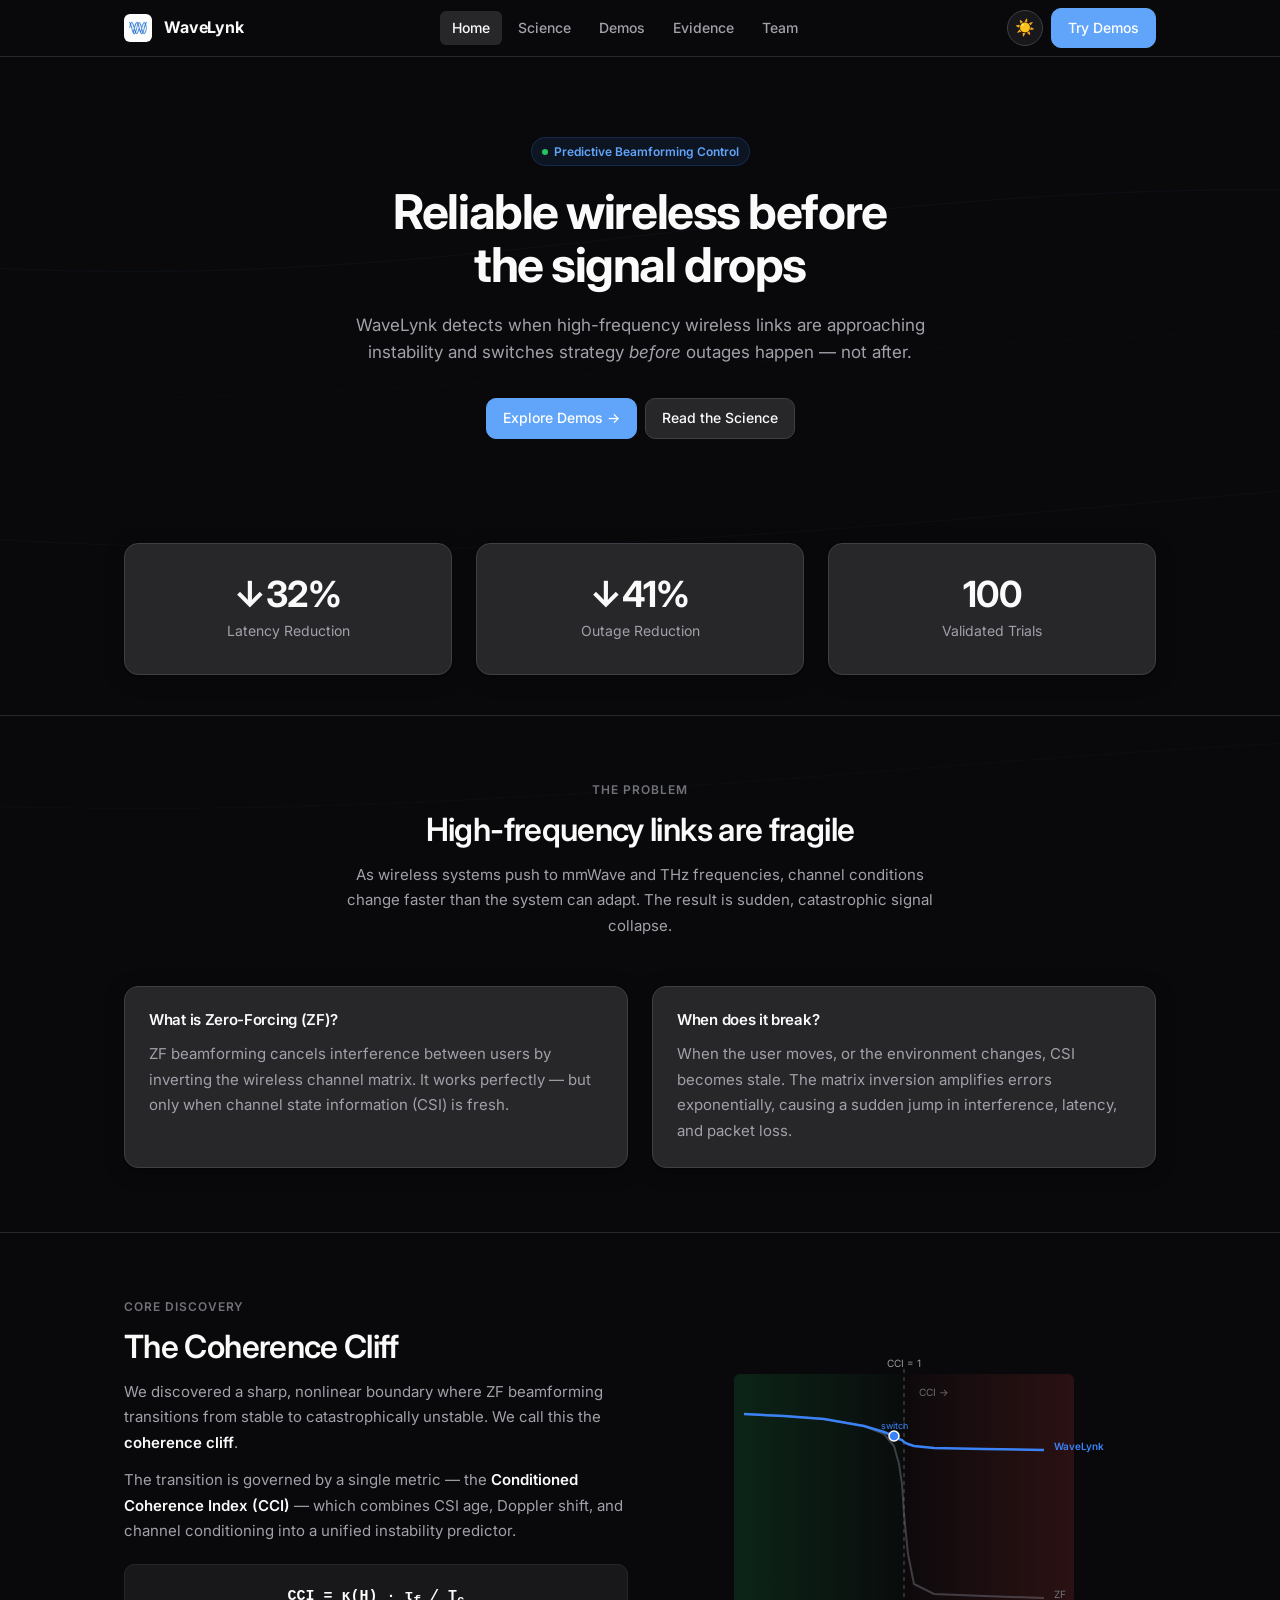
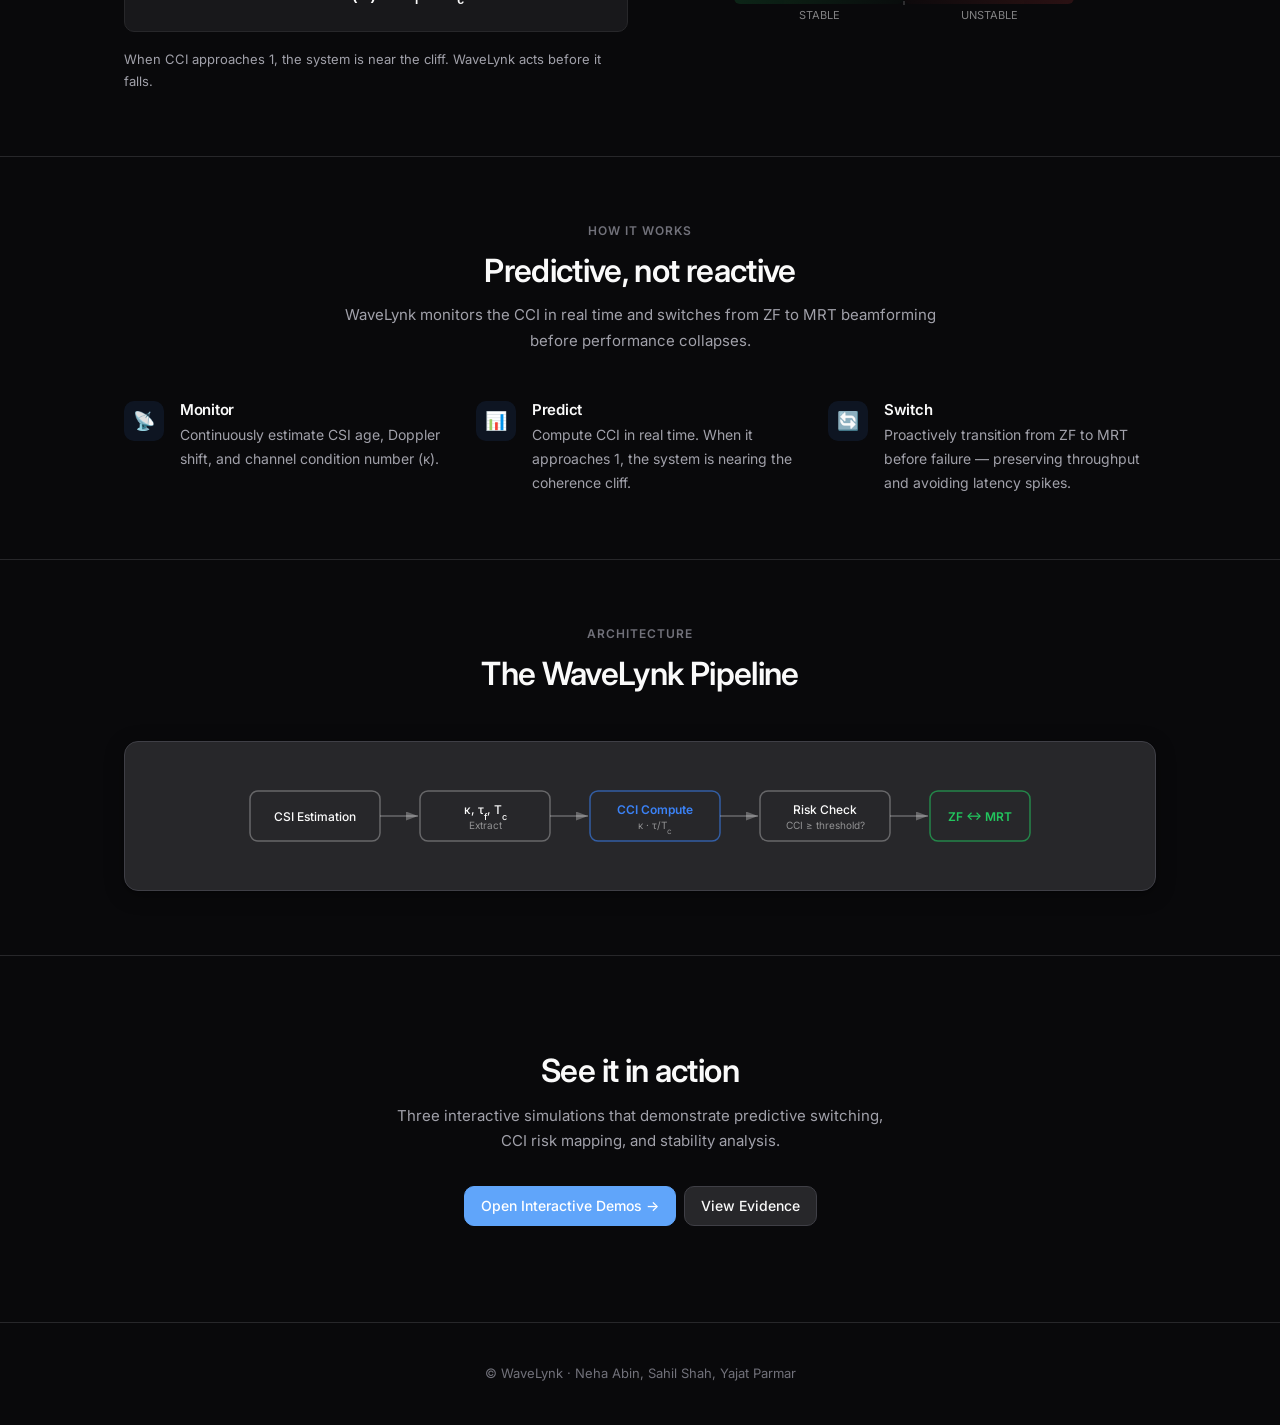
<file: index.html>
<!doctype html>
<html lang="en" data-theme="dark">

<head>
  <meta charset="utf-8" />
  <meta name="viewport" content="width=device-width,initial-scale=1" />
  <title>WaveLynk — Predictive Wireless Reliability</title>
  <meta name="description"
    content="WaveLynk predicts when wireless links will fail and switches beamforming strategy before outages happen." />
  <link rel="icon" type="image/png" href="images/logo.png" />
  <link rel="stylesheet" href="styles.css" />
</head>

<body>

  <!-- Animated wave background -->
  <canvas id="wave-canvas"></canvas>

  <header>
    <div class="wrap">
      <nav>
        <a class="brand" href="index.html">
          <img src="images/logo.png" alt="WaveLynk" class="logo-mark"
            style="width:28px;height:28px;border-radius:6px;" />
          WaveLynk
        </a>

        <button class="nav-toggle" aria-label="Menu">
          <span></span><span></span><span></span>
        </button>

        <div class="nav-links">
          <a href="index.html">Home</a>
          <a href="science.html">Science</a>
          <a href="demos.html">Demos</a>
          <a href="evidence.html">Evidence</a>
          <a href="team.html">Team</a>
        </div>

        <div class="nav-actions">
          <button class="theme-toggle" aria-label="Toggle theme">
            <span class="icon-sun">☀️</span>
            <span class="icon-moon">🌙</span>
          </button>
          <a class="btn btn-primary" href="demos.html">Try Demos</a>
        </div>
      </nav>
    </div>
  </header>

  <main>

    <!-- Hero -->
    <section class="hero">
      <div class="wrap">
        <div class="badge reveal"><span class="dot dot-green"></span> Predictive Beamforming Control</div>
        <h1 class="reveal" style="margin-top:var(--sp-5)">
          Reliable wireless before<br />the signal drops
        </h1>
        <p class="large-text reveal">
          WaveLynk detects when high-frequency wireless links are approaching instability
          and switches strategy <em>before</em> outages happen — not after.
        </p>
        <div class="btn-group reveal">
          <a class="btn btn-primary" href="demos.html">Explore Demos →</a>
          <a class="btn" href="science.html">Read the Science</a>
        </div>
      </div>
    </section>


    <!-- Key Results -->
    <section class="section-sm reveal">
      <div class="wrap">
        <div class="grid grid-3 stagger">
          <div class="card reveal">
            <div class="stat">
              <div class="stat-value"><span data-counter="32" data-prefix="↓" data-suffix="%">↓0%</span></div>
              <div class="stat-label">Latency Reduction</div>
            </div>
          </div>
          <div class="card reveal">
            <div class="stat">
              <div class="stat-value"><span data-counter="41" data-prefix="↓" data-suffix="%">↓0%</span></div>
              <div class="stat-label">Outage Reduction</div>
            </div>
          </div>
          <div class="card reveal">
            <div class="stat">
              <div class="stat-value">100</div>
              <div class="stat-label">Validated Trials</div>
            </div>
          </div>
        </div>
      </div>
    </section>

    <hr class="divider" />


    <!-- The Problem -->
    <section class="section reveal">
      <div class="wrap">
        <div class="section-header">
          <div class="label-text">The Problem</div>
          <h2 style="margin-top:var(--sp-3)">High-frequency links are fragile</h2>
          <p>As wireless systems push to mmWave and THz frequencies, channel conditions change faster than the system
            can adapt. The result is sudden, catastrophic signal collapse.</p>
        </div>

        <div class="grid grid-2 stagger">
          <div class="card reveal">
            <div class="card-body">
              <h4>What is Zero-Forcing (ZF)?</h4>
              <p>ZF beamforming cancels interference between users by inverting the wireless channel matrix. It works
                perfectly — but only when channel state information (CSI) is fresh.</p>
            </div>
          </div>
          <div class="card reveal">
            <div class="card-body">
              <h4>When does it break?</h4>
              <p>When the user moves, or the environment changes, CSI becomes stale. The matrix inversion amplifies
                errors exponentially, causing a sudden jump in interference, latency, and packet loss.</p>
            </div>
          </div>
        </div>
      </div>
    </section>

    <hr class="divider" />


    <!-- The Coherence Cliff -->
    <section class="section reveal">
      <div class="wrap">
        <div class="grid grid-2" style="align-items:center;">
          <div class="reveal">
            <div class="label-text">Core Discovery</div>
            <h2 style="margin-top:var(--sp-3)">The Coherence Cliff</h2>
            <p>We discovered a sharp, nonlinear boundary where ZF beamforming transitions from stable to
              catastrophically unstable. We call this the <strong>coherence cliff</strong>.</p>
            <p>The transition is governed by a single metric — the <strong>Conditioned Coherence Index (CCI)</strong> —
              which combines CSI age, Doppler shift, and channel conditioning into a unified instability predictor.</p>
            <div class="equation" style="margin-top:var(--sp-5)">
              CCI = κ(H) · τ<sub>f</sub> / T<sub>c</sub>
            </div>
            <p style="font-size:13px">When CCI approaches 1, the system is near the cliff. WaveLynk acts before it
              falls.</p>
          </div>
          <div class="reveal">
            <svg viewBox="0 0 400 280" style="width:100%;max-width:400px;margin:0 auto;display:block;"
              aria-label="Coherence cliff diagram">
              <defs>
                <linearGradient id="safe" x1="0" y1="0" x2="1" y2="0">
                  <stop offset="0%" stop-color="#22c55e" stop-opacity=".15" />
                  <stop offset="100%" stop-color="#22c55e" stop-opacity=".02" />
                </linearGradient>
                <linearGradient id="danger" x1="0" y1="0" x2="1" y2="0">
                  <stop offset="0%" stop-color="#ef4444" stop-opacity=".02" />
                  <stop offset="100%" stop-color="#ef4444" stop-opacity=".15" />
                </linearGradient>
              </defs>
              <rect x="30" y="20" width="170" height="230" fill="url(#safe)" rx="6" />
              <rect x="200" y="20" width="170" height="230" fill="url(#danger)" rx="6" />
              <line x1="200" y1="15" x2="200" y2="255" stroke="currentColor" stroke-dasharray="4,4"
                stroke-opacity=".3" />
              <text x="115" y="265" text-anchor="middle" fill="currentColor" font-size="11" opacity=".5">STABLE</text>
              <text x="285" y="265" text-anchor="middle" fill="currentColor" font-size="11" opacity=".5">UNSTABLE</text>
              <text x="200" y="13" text-anchor="middle" fill="currentColor" font-size="10" opacity=".6">CCI = 1</text>
              <!-- Performance curve -->
              <polyline
                points="40,60 80,62 120,65 160,72 180,80 190,92 195,110 198,130 200,160 204,200 210,230 230,240 280,242 340,244"
                fill="none" stroke="#71717a" stroke-width="2" opacity=".5" />
              <!-- WaveLynk curve -->
              <polyline
                points="40,60 80,62 120,65 160,72 180,78 190,82 195,85 198,86 200,88 204,90 210,92 230,94 280,95 340,96"
                fill="none" stroke="#3b82f6" stroke-width="2.5" />
              <text x="350" y="244" fill="#71717a" font-size="10">ZF</text>
              <text x="350" y="96" fill="#3b82f6" font-size="10" font-weight="600">WaveLynk</text>
              <!-- Switch marker -->
              <circle cx="190" cy="82" r="5" fill="#3b82f6" stroke="white" stroke-width="1.5" />
              <text x="190" y="75" text-anchor="middle" fill="#3b82f6" font-size="9">switch</text>
              <text x="215" y="42" fill="currentColor" font-size="10" opacity=".4">CCI →</text>
            </svg>
          </div>
        </div>
      </div>
    </section>

    <hr class="divider" />


    <!-- How it Works -->
    <section class="section reveal">
      <div class="wrap">
        <div class="section-header">
          <div class="label-text">How It Works</div>
          <h2 style="margin-top:var(--sp-3)">Predictive, not reactive</h2>
          <p>WaveLynk monitors the CCI in real time and switches from ZF to MRT beamforming before performance
            collapses.</p>
        </div>

        <div class="grid grid-3 stagger">
          <div class="feature reveal">
            <div class="feature-icon">📡</div>
            <div class="feature-content">
              <h4>Monitor</h4>
              <p>Continuously estimate CSI age, Doppler shift, and channel condition number (κ).</p>
            </div>
          </div>
          <div class="feature reveal">
            <div class="feature-icon">📊</div>
            <div class="feature-content">
              <h4>Predict</h4>
              <p>Compute CCI in real time. When it approaches 1, the system is nearing the coherence cliff.</p>
            </div>
          </div>
          <div class="feature reveal">
            <div class="feature-icon">🔄</div>
            <div class="feature-content">
              <h4>Switch</h4>
              <p>Proactively transition from ZF to MRT before failure — preserving throughput and avoiding latency
                spikes.</p>
            </div>
          </div>
        </div>
      </div>
    </section>

    <hr class="divider" />


    <!-- Pipeline -->
    <section class="section reveal">
      <div class="wrap">
        <div class="section-header">
          <div class="label-text">Architecture</div>
          <h2 style="margin-top:var(--sp-3)">The WaveLynk Pipeline</h2>
        </div>

        <div class="card reveal">
          <div class="card-body" style="text-align:center;">
            <svg viewBox="0 0 800 100" style="width:100%;max-width:800px;margin:0 auto;display:block;"
              aria-label="Pipeline diagram">
              <!-- Boxes -->
              <rect x="10" y="25" width="130" height="50" rx="8" fill="none" stroke="currentColor" stroke-opacity=".3"
                stroke-width="1.5" />
              <text x="75" y="55" text-anchor="middle" fill="currentColor" font-size="12" font-weight="500">CSI
                Estimation</text>

              <rect x="180" y="25" width="130" height="50" rx="8" fill="none" stroke="currentColor" stroke-opacity=".3"
                stroke-width="1.5" />
              <text x="245" y="48" text-anchor="middle" fill="currentColor" font-size="12" font-weight="500">κ, τ<tspan
                  baseline-shift="sub" font-size="9">f</tspan>, T<tspan baseline-shift="sub" font-size="9">c</tspan>
              </text>
              <text x="245" y="63" text-anchor="middle" fill="currentColor" font-size="10" opacity=".5">Extract</text>

              <rect x="350" y="25" width="130" height="50" rx="8" fill="none" stroke="#3b82f6" stroke-opacity=".6"
                stroke-width="1.5" />
              <text x="415" y="48" text-anchor="middle" fill="#3b82f6" font-size="12" font-weight="600">CCI
                Compute</text>
              <text x="415" y="63" text-anchor="middle" fill="currentColor" font-size="10" opacity=".5">κ · τ/T<tspan
                  baseline-shift="sub" font-size="8">c</tspan></text>

              <rect x="520" y="25" width="130" height="50" rx="8" fill="none" stroke="currentColor" stroke-opacity=".3"
                stroke-width="1.5" />
              <text x="585" y="48" text-anchor="middle" fill="currentColor" font-size="12" font-weight="500">Risk
                Check</text>
              <text x="585" y="63" text-anchor="middle" fill="currentColor" font-size="10" opacity=".5">CCI ≥
                threshold?</text>

              <rect x="690" y="25" width="100" height="50" rx="8" fill="none" stroke="#22c55e" stroke-opacity=".6"
                stroke-width="1.5" />
              <text x="740" y="55" text-anchor="middle" fill="#22c55e" font-size="12" font-weight="600">ZF ↔ MRT</text>

              <!-- Arrows -->
              <line x1="140" y1="50" x2="178" y2="50" stroke="currentColor" stroke-opacity=".3" stroke-width="1.5"
                marker-end="url(#arrowhead)" />
              <line x1="310" y1="50" x2="348" y2="50" stroke="currentColor" stroke-opacity=".3" stroke-width="1.5"
                marker-end="url(#arrowhead)" />
              <line x1="480" y1="50" x2="518" y2="50" stroke="currentColor" stroke-opacity=".3" stroke-width="1.5"
                marker-end="url(#arrowhead)" />
              <line x1="650" y1="50" x2="688" y2="50" stroke="currentColor" stroke-opacity=".3" stroke-width="1.5"
                marker-end="url(#arrowhead)" />

              <defs>
                <marker id="arrowhead" markerWidth="8" markerHeight="6" refX="8" refY="3" orient="auto">
                  <polygon points="0 0, 8 3, 0 6" fill="currentColor" opacity=".3" />
                </marker>
              </defs>
            </svg>
          </div>
        </div>
      </div>
    </section>

    <hr class="divider" />


    <!-- CTA -->
    <section class="section-lg reveal">
      <div class="wrap" style="text-align:center;">
        <h2>See it in action</h2>
        <p style="max-width:500px;margin:var(--sp-3) auto 0;">
          Three interactive simulations that demonstrate predictive switching, CCI risk mapping, and stability analysis.
        </p>
        <div class="btn-group" style="justify-content:center;margin-top:var(--sp-8);">
          <a class="btn btn-primary" href="demos.html">Open Interactive Demos →</a>
          <a class="btn" href="evidence.html">View Evidence</a>
        </div>
      </div>
    </section>

  </main>

  <footer>
    <div class="wrap">
      © WaveLynk · Neha Abin, Sahil Shah, Yajat Parmar
    </div>
  </footer>

  <script src="main.js"></script>
</body>

</html>
</file>
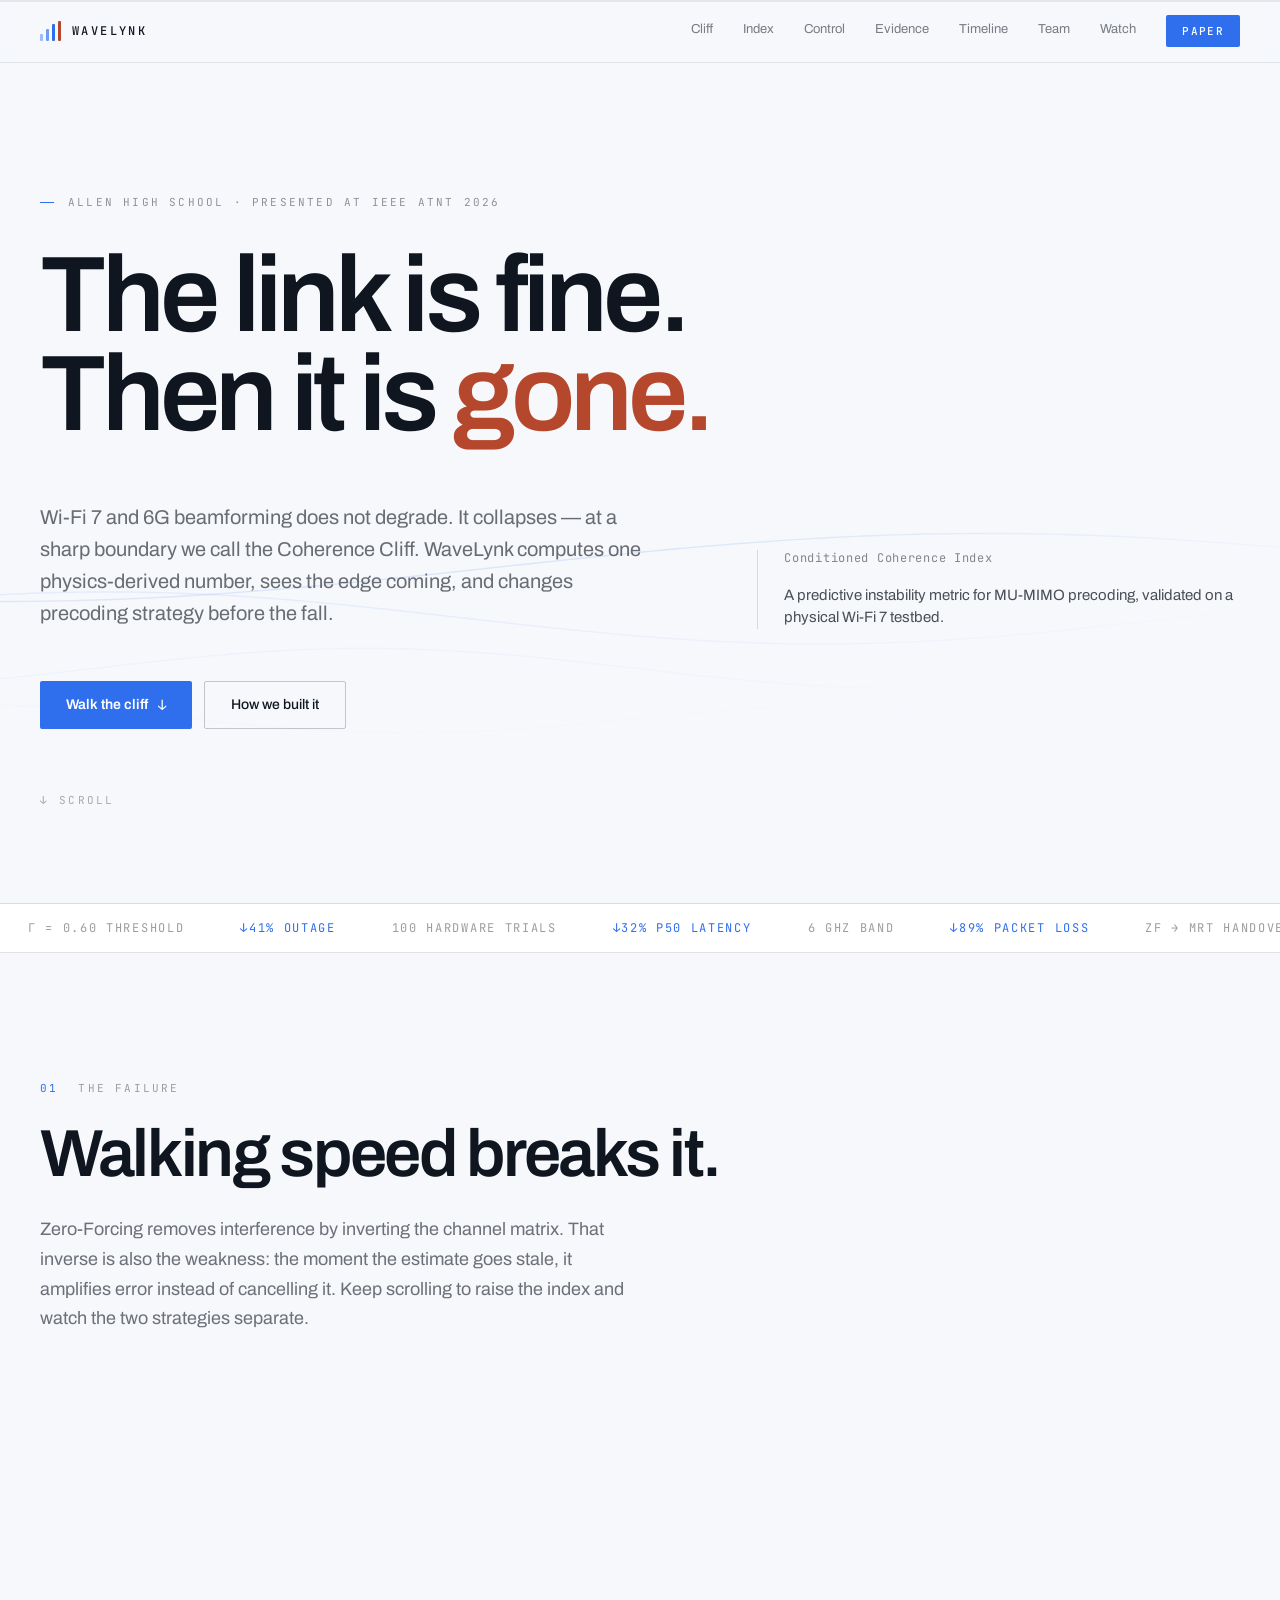
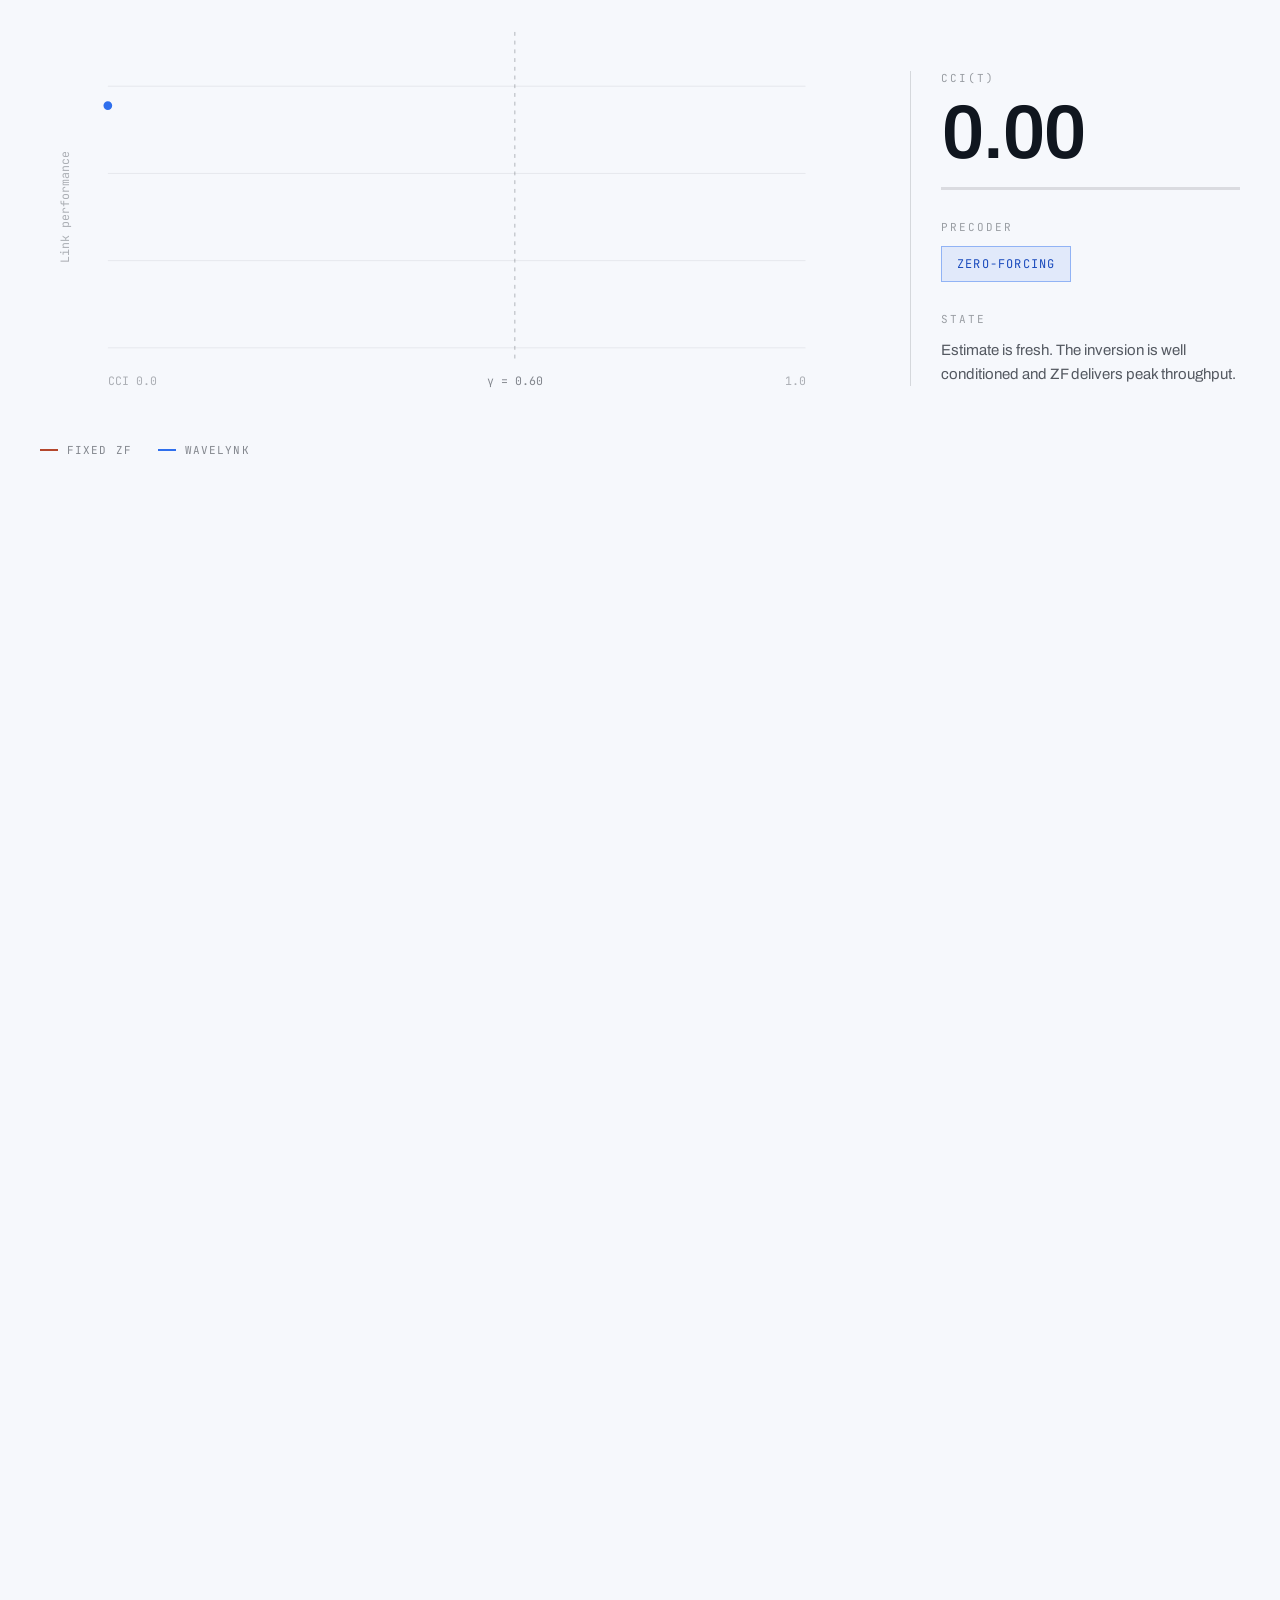
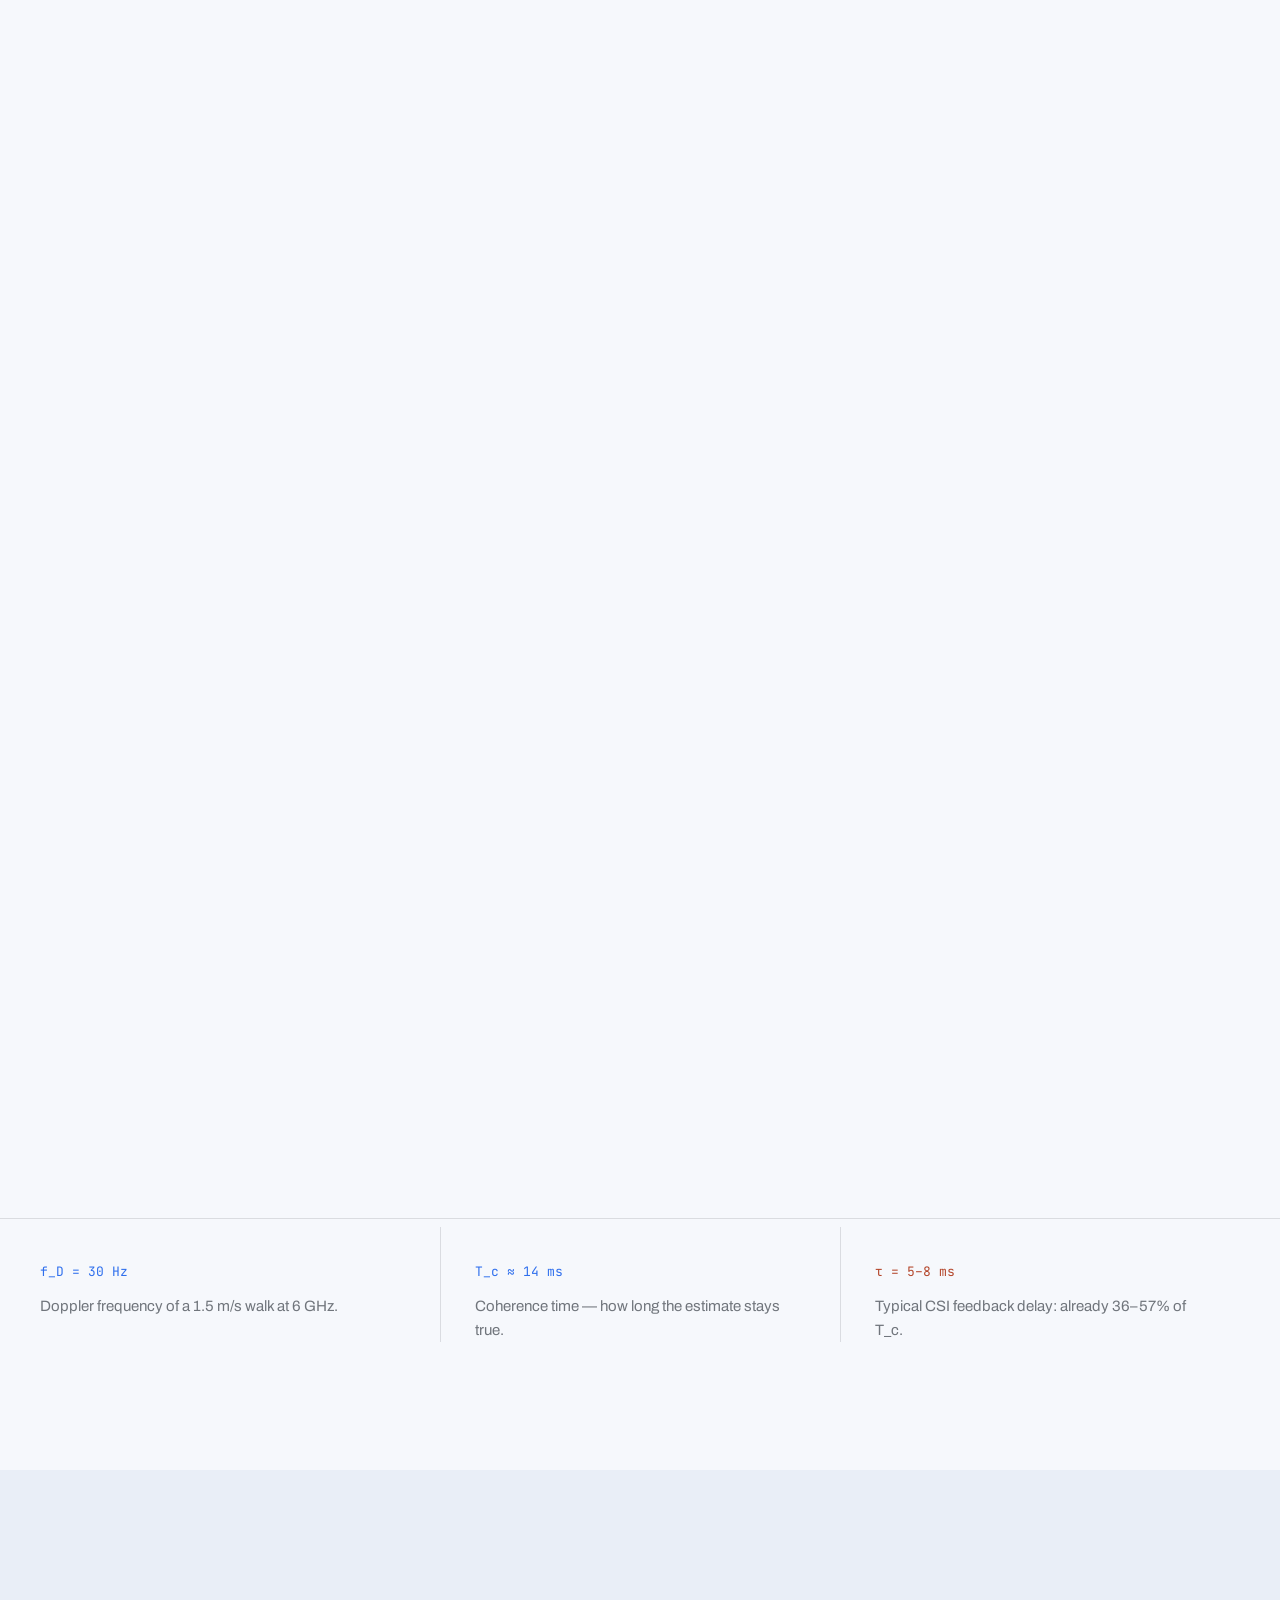
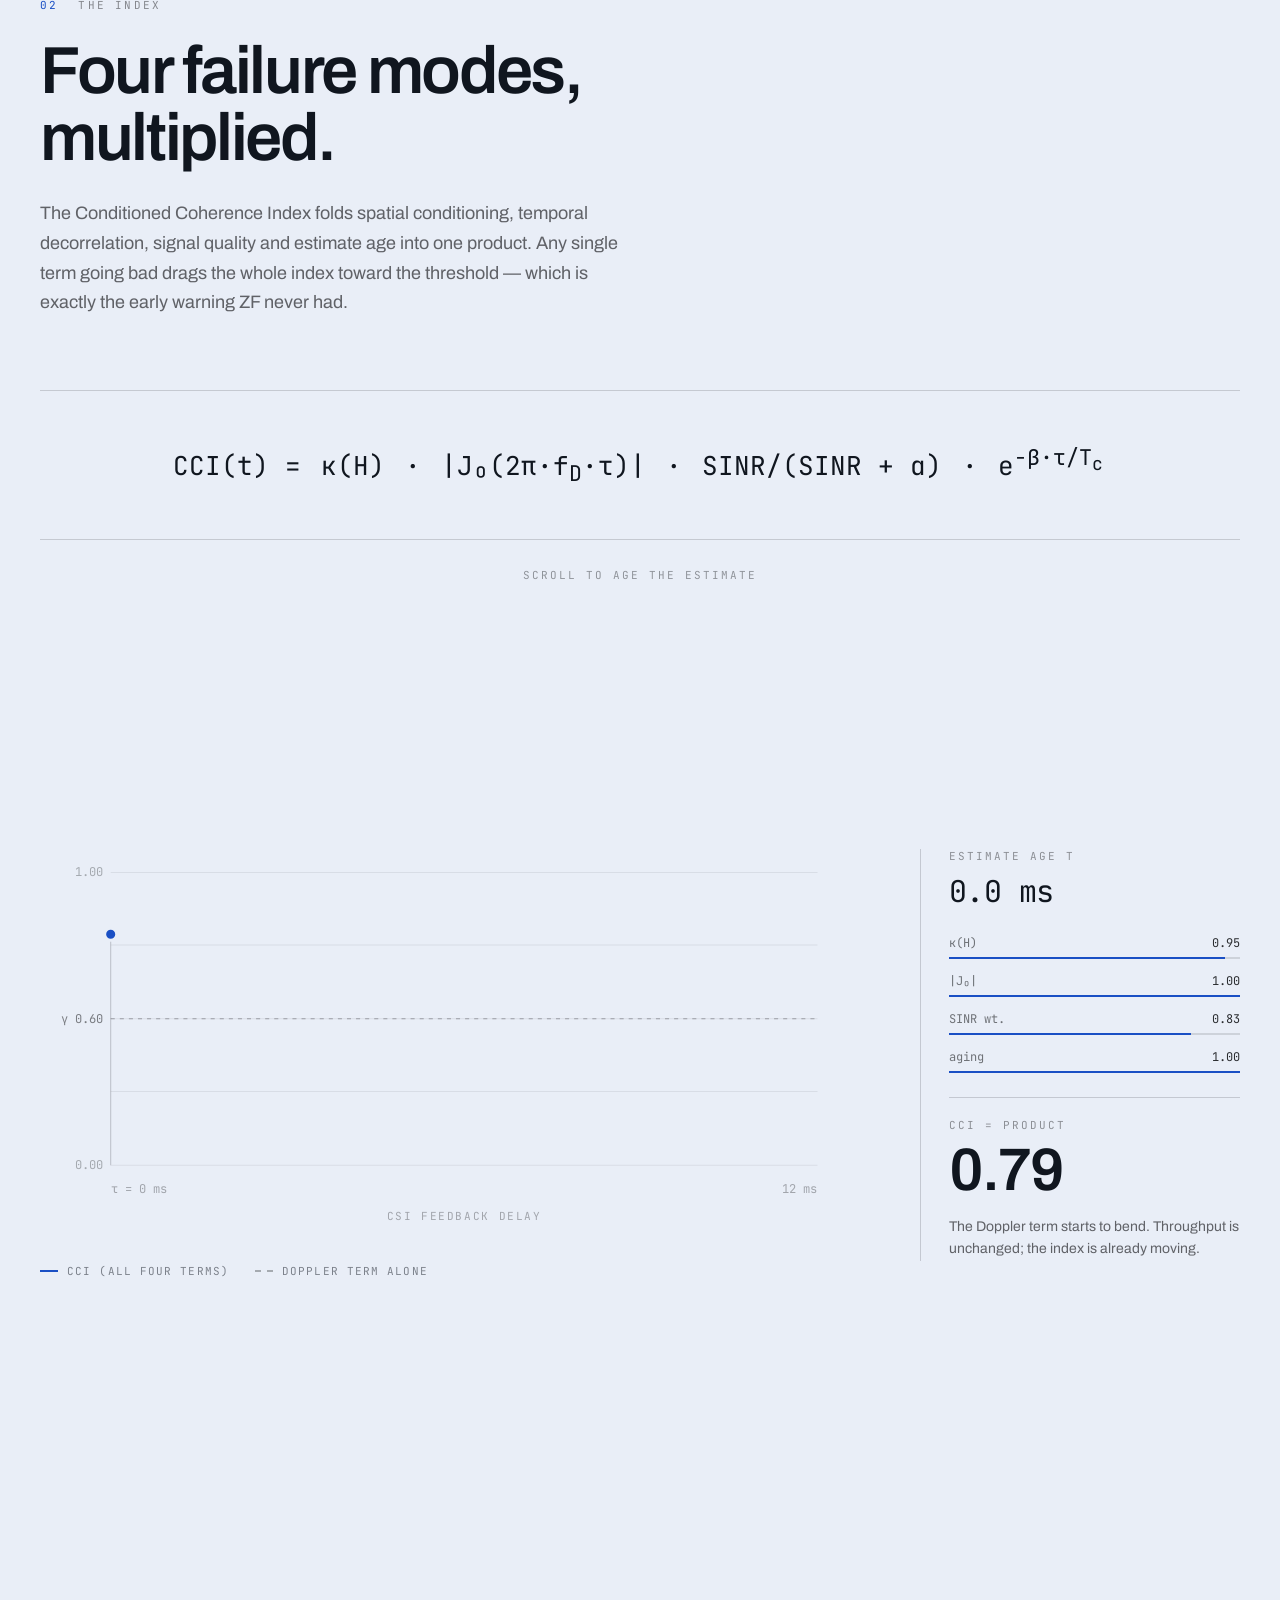
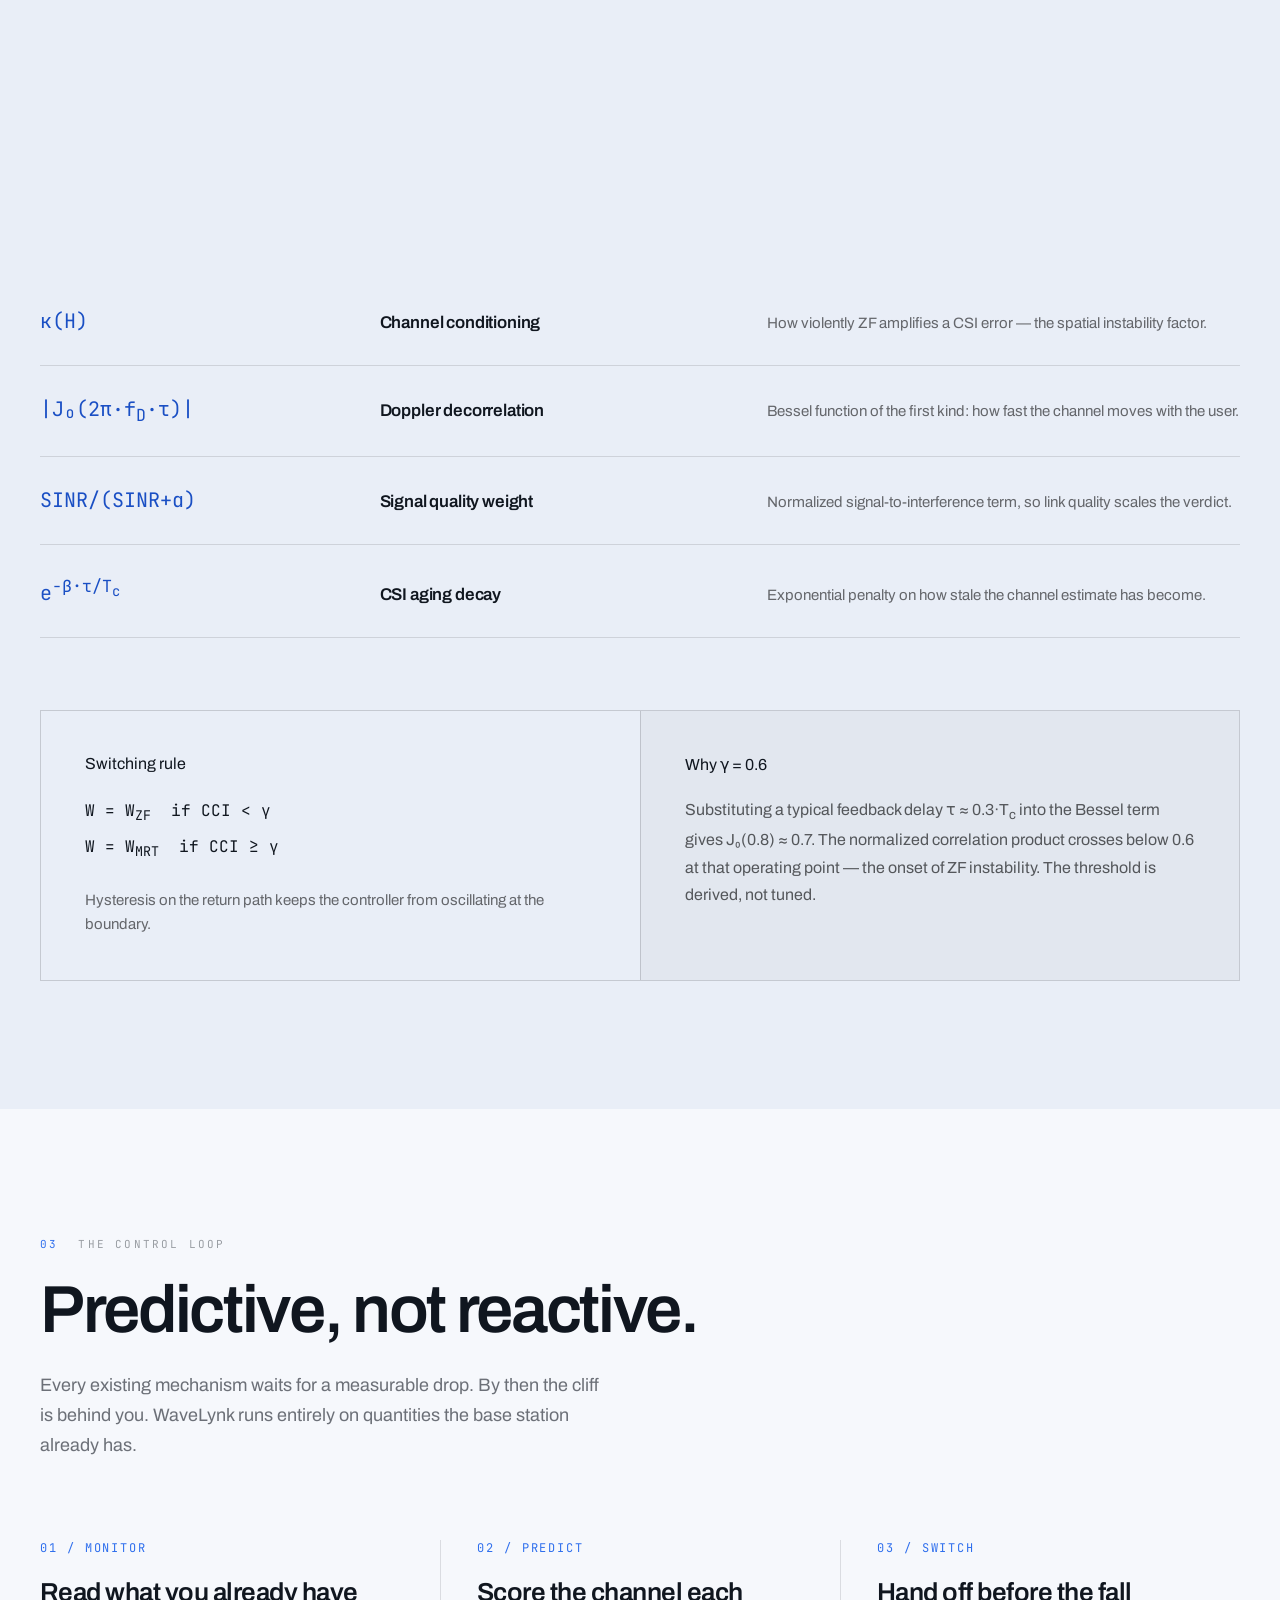
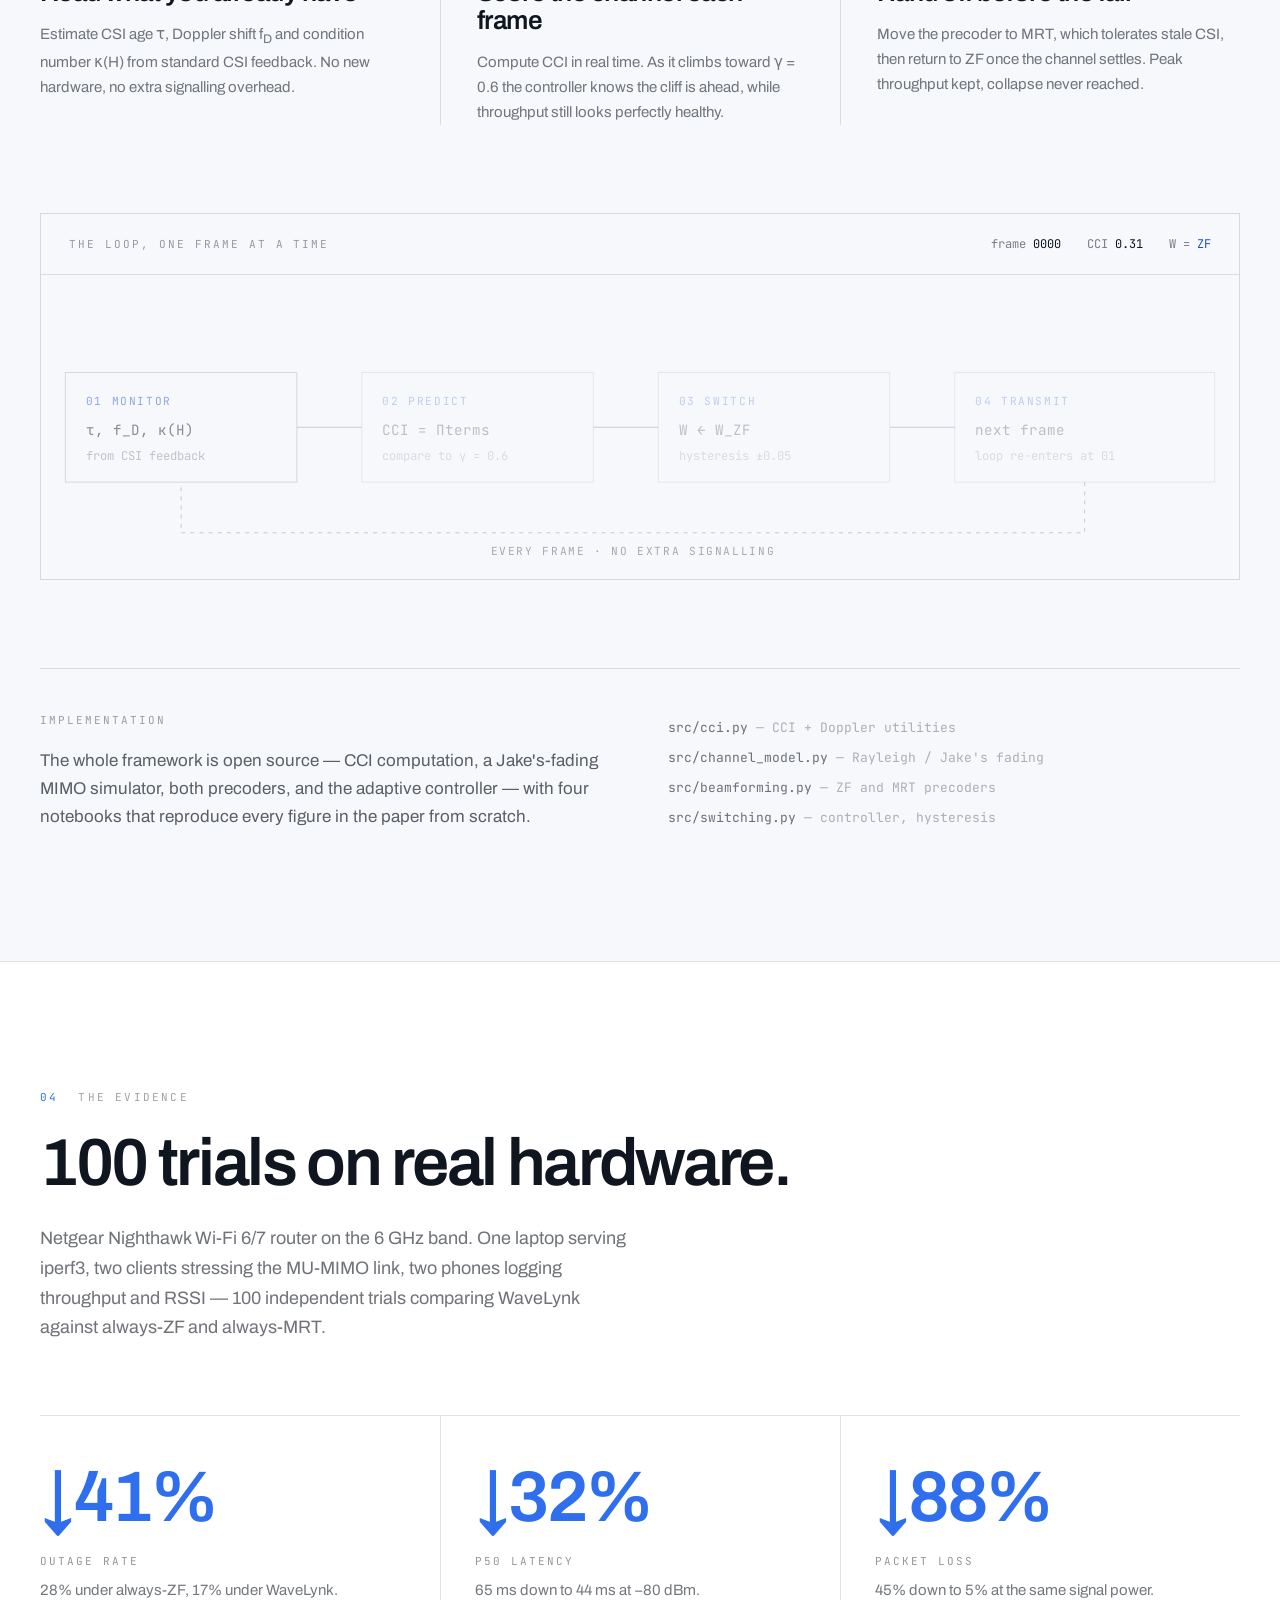
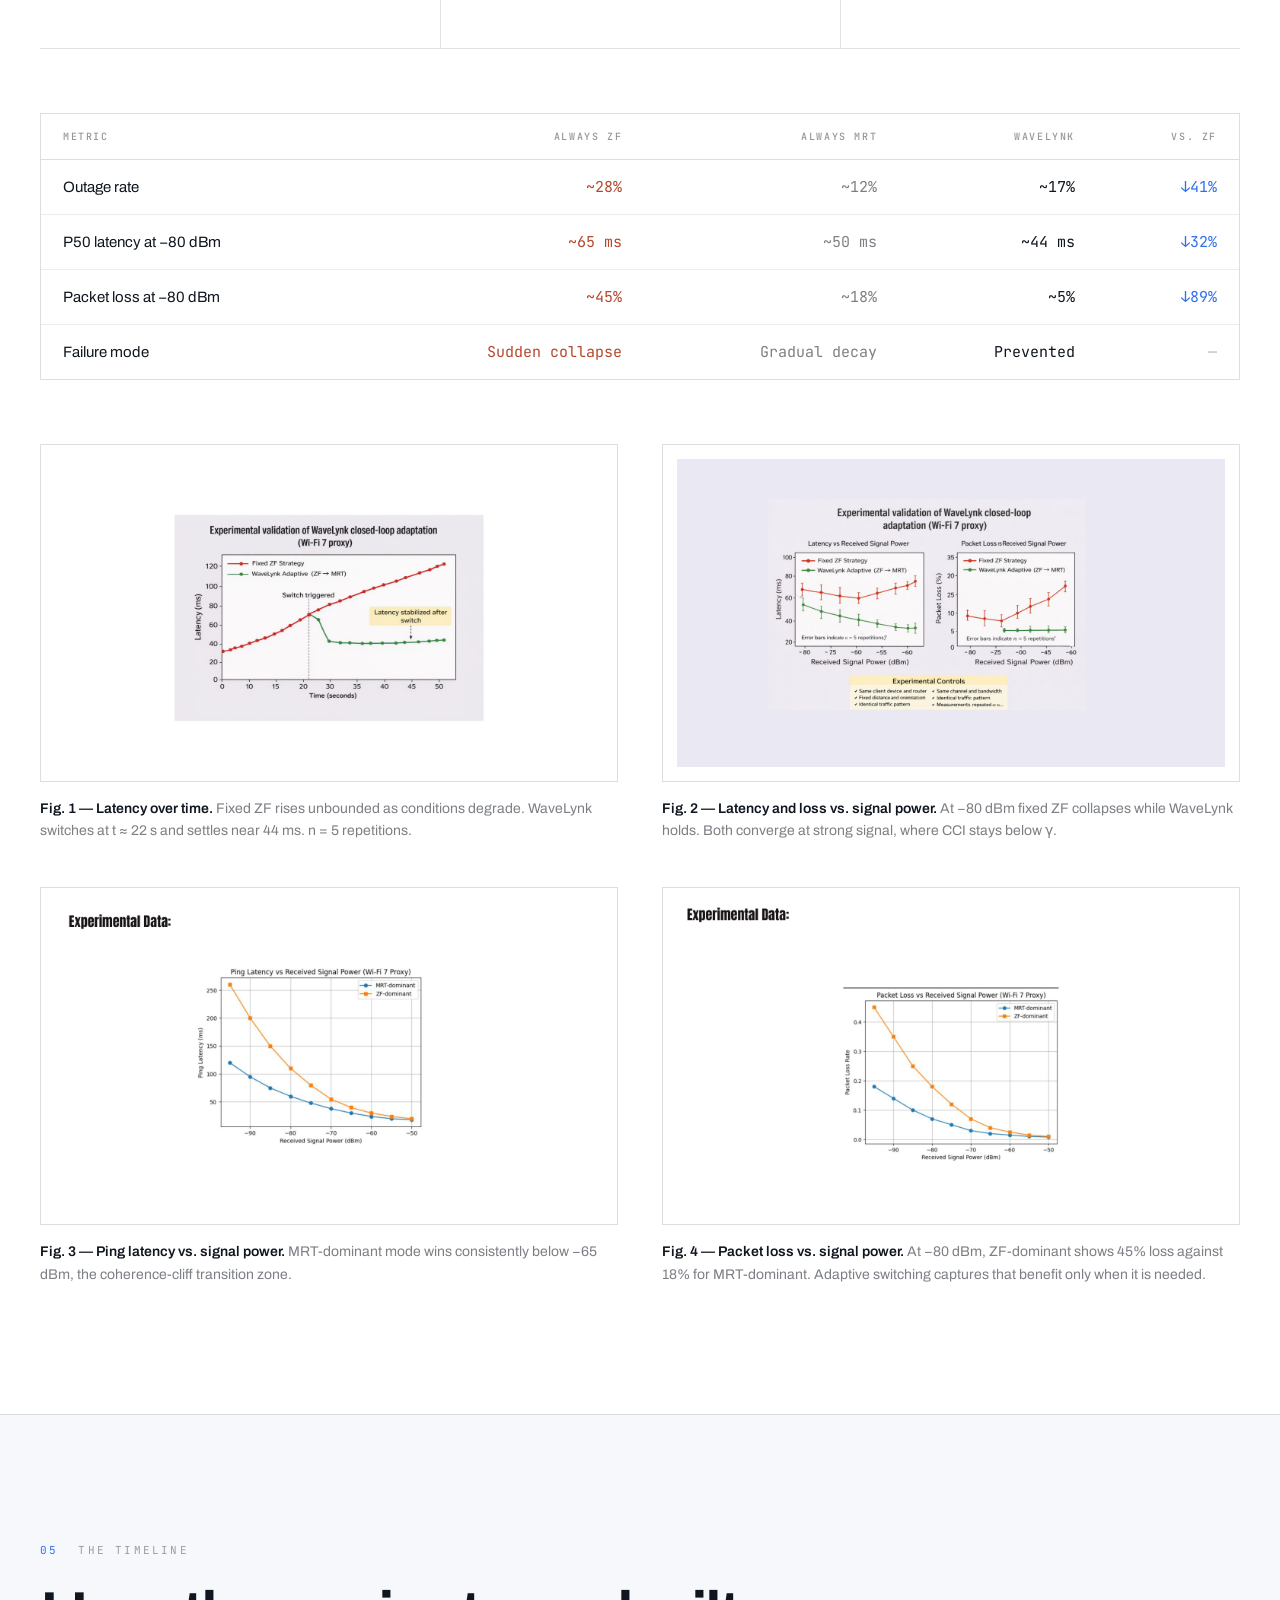
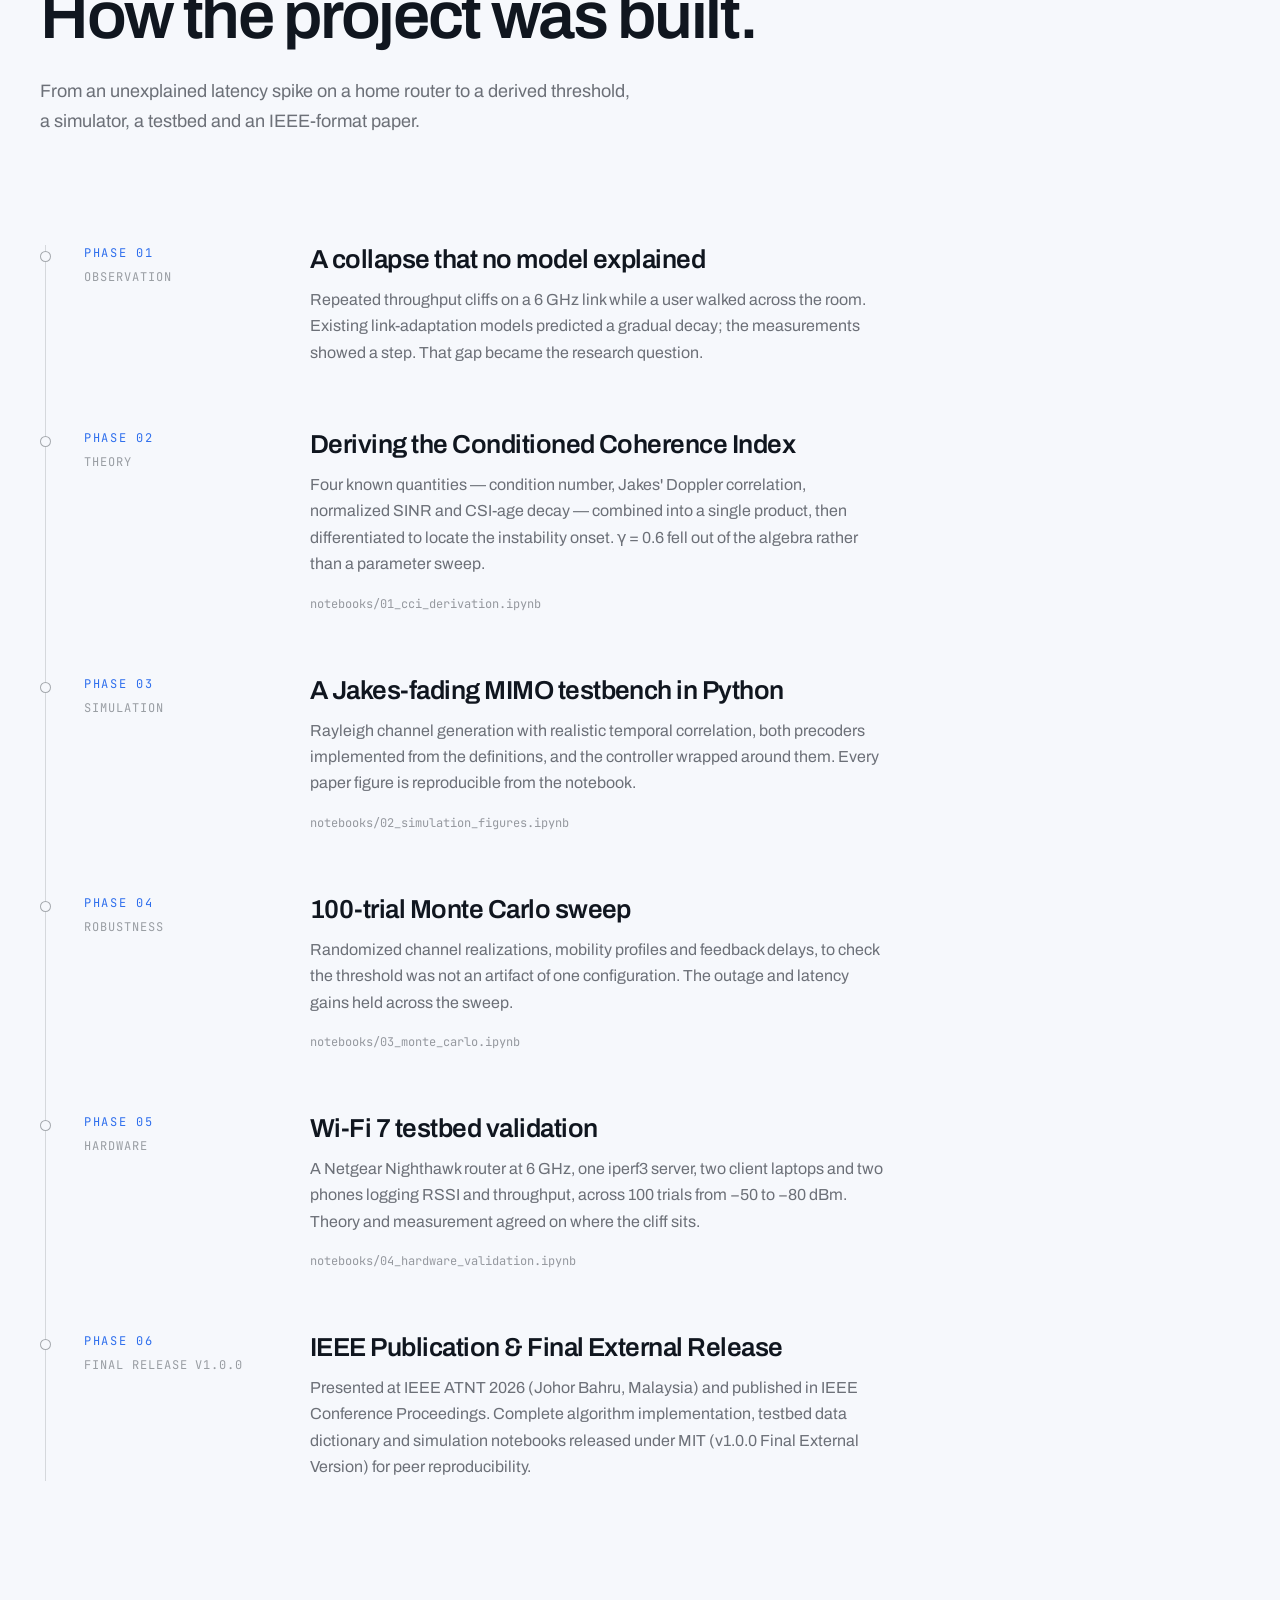
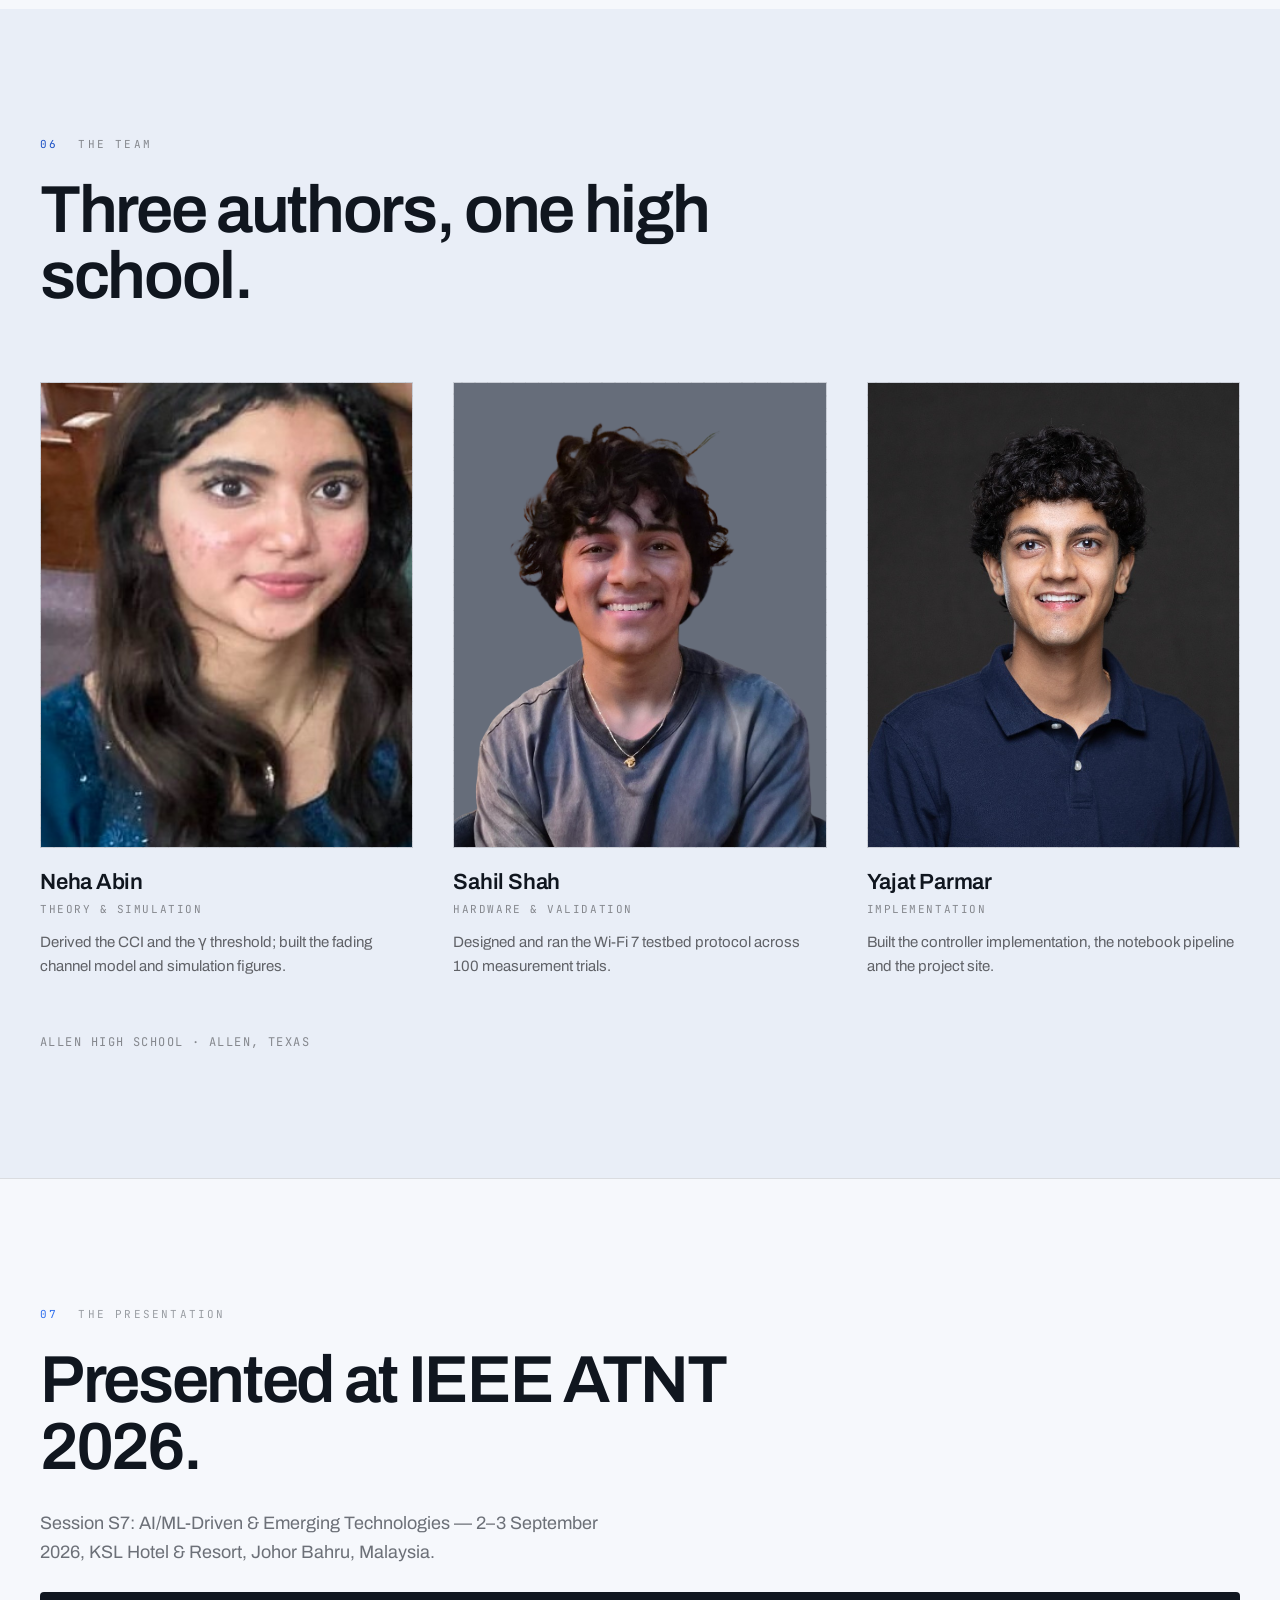
<file: site/index.html>
<!DOCTYPE html>
<html lang="en">
<head>
<meta charset="utf-8" />
<meta name="viewport" content="width=device-width, initial-scale=1" />
<title>WaveLynk — Predictive Beamforming Switching for Wi-Fi 7 & 6G</title>
<meta name="description" content="WaveLynk computes the Conditioned Coherence Index — a physics-derived early warning for beamforming instability in Wi-Fi 7 and 6G MU-MIMO links — and switches precoding strategy before the link collapses." />
<link rel="canonical" href="https://wavelynk.us" />
<meta property="og:title" content="WaveLynk — Predictive Beamforming for Wi-Fi 7 & 6G" />
<meta property="og:description" content="Predictive beamforming switching framework for Wi-Fi 7 and 6G MU-MIMO systems using the Conditioned Coherence Index (CCI). Presented at IEEE ATNT 2026." />
<meta property="og:url" content="https://wavelynk.us" />
<meta property="og:type" content="website" />
<link rel="icon" href="favicon.ico" sizes="any" />
<link rel="icon" href="images/favicon-32.png" type="image/png" sizes="32x32" />
<link rel="icon" href="images/favicon-192.png" type="image/png" sizes="192x192" />
<link rel="apple-touch-icon" href="images/apple-touch-icon.png" />
<link rel="preconnect" href="https://fonts.googleapis.com" />
<link rel="preconnect" href="https://fonts.gstatic.com" crossorigin />
<link href="https://fonts.googleapis.com/css2?family=Archivo:wght@400;500;600;700&family=JetBrains+Mono:wght@400;500&display=swap" rel="stylesheet" />
<link rel="stylesheet" href="styles.css" />
</head>
<body>

<div class="wv-progress-track"><div id="wv-progress"></div></div>

<header>
  <div class="wv-headerin">
    <a href="#top" class="wv-brand">
      <span class="wv-brand-bars" aria-hidden="true"><span></span><span></span><span></span><span></span></span>
      <span class="wv-brand-name">WaveLynk</span>
    </a>
    <nav class="wv-nav">
      <a data-navlink="cliff" href="#cliff">Cliff</a>
      <a data-navlink="index" href="#index">Index</a>
      <a data-navlink="control" href="#control">Control</a>
      <a data-navlink="evidence" href="#evidence">Evidence</a>
      <a data-navlink="timeline" href="#timeline">Timeline</a>
      <a data-navlink="team" href="#team">Team</a>
      <a data-navlink="presentation" href="#presentation">Watch</a>
      <a href="#paper" class="wv-nav-cta">Paper</a>
    </nav>
  </div>
</header>

<main id="top">

  <section class="wv-hero">
    <canvas id="wv-wave" aria-hidden="true"></canvas>
    <div class="wv-hero-fade" aria-hidden="true"></div>

    <div id="wv-heroin">
      <div class="wv-eyebrow" data-reveal>
        <span class="wv-eyebrow-rule"></span>
        Allen High School · Presented at IEEE ATNT 2026
      </div>

      <h1 data-reveal>The link is fine.<br />Then it is <span class="warn">gone.</span></h1>

      <div class="wv-hero-sub">
        <p data-reveal>
          Wi-Fi 7 and 6G beamforming does not degrade. It collapses — at a sharp boundary we call the
          Coherence Cliff. WaveLynk computes one physics-derived number, sees the edge coming, and
          changes precoding strategy before the fall.
        </p>
        <div class="wv-hero-side" data-reveal>
          <div>Conditioned Coherence Index</div>
          <div class="big">A predictive instability metric for MU-MIMO precoding, validated on a physical Wi-Fi 7 testbed.</div>
        </div>
      </div>

      <div class="wv-hero-ctas" data-reveal>
        <a href="#cliff" class="wv-btn wv-btn-primary">Walk the cliff <span class="mono">↓</span></a>
        <a href="#timeline" class="wv-btn wv-btn-secondary">How we built it</a>
      </div>

      <div class="wv-scroll-cue" data-reveal><span>↓</span> Scroll</div>
    </div>
  </section>

  <section class="wv-marquee">
    <div class="wv-marquee-track" aria-hidden="true">
      <div class="grp">
        <span>γ = 0.60 threshold</span><span class="acc">↓41% outage</span><span>100 hardware trials</span><span class="acc">↓32% p50 latency</span><span>6 GHz band</span><span class="acc">↓89% packet loss</span><span>ZF → MRT handover</span><span>T_c ≈ 14 ms</span>
      </div>
      <div class="grp">
        <span>γ = 0.60 threshold</span><span class="acc">↓41% outage</span><span>100 hardware trials</span><span class="acc">↓32% p50 latency</span><span>6 GHz band</span><span class="acc">↓89% packet loss</span><span>ZF → MRT handover</span><span>T_c ≈ 14 ms</span>
      </div>
    </div>
  </section>

  <section id="cliff">
    <div class="wv-section-in tight">
      <div class="wv-kicker" data-reveal><span class="num">01</span><span>The failure</span></div>
      <h2 data-reveal>Walking speed breaks it.</h2>
      <p class="wv-lede" data-reveal>
        Zero-Forcing removes interference by inverting the channel matrix. That inverse is also the
        weakness: the moment the estimate goes stale, it amplifies error instead of cancelling it.
        Keep scrolling to raise the index and watch the two strategies separate.
      </p>
    </div>

    <div id="wv-scrub">
      <div class="wv-sticky">
        <div class="wv-pane">
          <div>
            <svg viewBox="0 0 840 430" style="width:100%;display:block;overflow:visible">
              <g stroke="rgba(16,22,31,.07)" stroke-width="1">
                <line x1="70" y1="90" x2="790" y2="90"></line>
                <line x1="70" y1="180" x2="790" y2="180"></line>
                <line x1="70" y1="270" x2="790" y2="270"></line>
                <line x1="70" y1="360" x2="790" y2="360"></line>
              </g>
              <rect id="wv-danger" x="490" y="40" width="300" height="320" fill="#b4472c" fill-opacity="0"></rect>
              <line x1="490" y1="34" x2="490" y2="374" stroke="rgba(16,22,31,.3)" stroke-width="1" stroke-dasharray="4 5"></line>
              <text x="490" y="398" fill="rgba(16,22,31,.5)" font-family="JetBrains Mono, monospace" font-size="12" text-anchor="middle">γ = 0.60</text>
              <text x="70" y="398" fill="rgba(16,22,31,.32)" font-family="JetBrains Mono, monospace" font-size="12">CCI 0.0</text>
              <text x="790" y="398" fill="rgba(16,22,31,.32)" font-family="JetBrains Mono, monospace" font-size="12" text-anchor="end">1.0</text>
              <text x="30" y="215" fill="rgba(16,22,31,.32)" font-family="JetBrains Mono, monospace" font-size="12" text-anchor="middle" transform="rotate(-90 30 215)">Link performance</text>
              <path id="wv-zf" d="M70,110 C210,118 390,142 470,178 C502,206 512,278 522,330 C554,350 630,354 790,356" fill="none" stroke="#b4472c" stroke-width="2.5" stroke-linecap="round"></path>
              <path id="wv-ad" d="M70,110 C210,118 390,142 470,178 L492,192 C534,200 640,204 790,208" fill="none" stroke="#2f6fed" stroke-width="2.5" stroke-linecap="round"></path>
              <circle id="wv-dotzf" cx="70" cy="110" r="5" fill="#b4472c" stroke="#f6f8fc" stroke-width="3" opacity="0"></circle>
              <circle id="wv-dot" cx="70" cy="110" r="6" fill="#2f6fed" stroke="#f6f8fc" stroke-width="3"></circle>
              <g id="wv-switch" opacity="0">
                <circle cx="492" cy="192" r="12" fill="none" stroke="#2f6fed" stroke-width="1.5"></circle>
                <text x="492" y="166" fill="#2f6fed" font-family="JetBrains Mono, monospace" font-size="12" text-anchor="middle">switch → MRT</text>
              </g>
            </svg>
            <div class="wv-legend">
              <span class="k"><span class="sw"></span>Fixed ZF</span>
              <span class="k"><span class="sw acc"></span>WaveLynk</span>
            </div>
          </div>

          <div class="wv-readout">
            <div>
              <div class="wv-label">CCI(t)</div>
              <div id="wv-cci" class="wv-num">0.00</div>
              <div class="wv-threshbar"><div id="wv-bar"></div></div>
            </div>
            <div>
              <div class="wv-label">Precoder</div>
              <div id="wv-mode">ZERO-FORCING</div>
            </div>
            <div>
              <div class="wv-label">State</div>
              <p id="wv-note">Estimate is fresh. The inversion is well conditioned and ZF delivers peak throughput.</p>
            </div>
          </div>
        </div>
      </div>
    </div>

    <div class="wv-facts">
      <div data-reveal>
        <div class="val">f_D = 30 Hz</div>
        <p>Doppler frequency of a 1.5 m/s walk at 6 GHz.</p>
      </div>
      <div data-reveal>
        <div class="val">T_c ≈ 14 ms</div>
        <p>Coherence time — how long the estimate stays true.</p>
      </div>
      <div data-reveal>
        <div class="val warn">τ = 5–8 ms</div>
        <p>Typical CSI feedback delay: already 36–57% of T_c.</p>
      </div>
    </div>
  </section>

  <section id="index">
    <div class="wv-section-in">
      <div class="wv-kicker" data-reveal><span class="num">02</span><span>The index</span></div>
      <h2 data-reveal>Four failure modes, multiplied.</h2>
      <p class="wv-lede" data-reveal>
        The Conditioned Coherence Index folds spatial conditioning, temporal decorrelation, signal
        quality and estimate age into one product. Any single term going bad drags the whole index
        toward the threshold — which is exactly the early warning ZF never had.
      </p>

      <div class="wv-equation" data-reveal>
        CCI(t) = <span id="wv-t-k" class="term">κ(H)</span> · <span id="wv-t-j" class="term">|J₀(2π·f<sub>D</sub>·τ)|</span> · <span id="wv-t-s" class="term">SINR/(SINR + α)</span> · <span id="wv-t-a" class="term">e<sup>−β·τ/T<sub>c</sub></sup></span>
      </div>

      <div class="wv-scrub-caption">Scroll to age the estimate</div>

      <div id="wv-fscrub">
        <div class="wv-sticky">
          <div class="wv-fpane">
            <div>
              <svg viewBox="0 0 820 400" style="width:100%;display:block;overflow:visible">
                <g stroke="rgba(11,12,14,.07)" stroke-width="1">
                  <line x1="70" y1="40" x2="770" y2="40"></line>
                  <line x1="70" y1="112" x2="770" y2="112"></line>
                  <line x1="70" y1="185" x2="770" y2="185"></line>
                  <line x1="70" y1="257" x2="770" y2="257"></line>
                  <line x1="70" y1="330" x2="770" y2="330"></line>
                </g>
                <rect id="wv-f-band" x="70" y="185" width="700" height="145" fill="#b4472c" fill-opacity="0"></rect>
                <line x1="70" y1="185" x2="770" y2="185" stroke="rgba(11,12,14,.32)" stroke-width="1" stroke-dasharray="4 5"></line>
                <text x="62" y="189" fill="rgba(11,12,14,.5)" font-family="JetBrains Mono, monospace" font-size="12" text-anchor="end">γ 0.60</text>
                <text x="62" y="44" fill="rgba(11,12,14,.3)" font-family="JetBrains Mono, monospace" font-size="12" text-anchor="end">1.00</text>
                <text x="62" y="334" fill="rgba(11,12,14,.3)" font-family="JetBrains Mono, monospace" font-size="12" text-anchor="end">0.00</text>
                <text x="70" y="358" fill="rgba(11,12,14,.32)" font-family="JetBrains Mono, monospace" font-size="12">τ = 0 ms</text>
                <text x="770" y="358" fill="rgba(11,12,14,.32)" font-family="JetBrains Mono, monospace" font-size="12" text-anchor="end">12 ms</text>
                <text x="420" y="384" fill="rgba(11,12,14,.32)" font-family="JetBrains Mono, monospace" font-size="11" letter-spacing="1.6" text-anchor="middle">CSI FEEDBACK DELAY</text>
                <path id="wv-f-jpath" d="" fill="none" stroke="rgba(11,12,14,.22)" stroke-width="1.5" stroke-dasharray="3 4"></path>
                <path id="wv-f-path" d="" fill="none" stroke="#1a4fc4" stroke-width="2.5" stroke-linecap="round"></path>
                <line id="wv-f-vline" x1="70" y1="30" x2="70" y2="330" stroke="rgba(11,12,14,.2)" stroke-width="1"></line>
                <circle id="wv-f-dot" cx="70" cy="40" r="6" fill="#1a4fc4" stroke="#e9eef7" stroke-width="3"></circle>
                <g id="wv-f-cross" opacity="0">
                  <circle id="wv-f-crossdot" cx="70" cy="185" r="11" fill="none" stroke="#b4472c" stroke-width="1.5"></circle>
                  <text id="wv-f-crosstx" x="70" y="160" fill="#b4472c" font-family="JetBrains Mono, monospace" font-size="12" text-anchor="middle">crosses γ</text>
                </g>
              </svg>
              <div class="wv-legend">
                <span class="k"><span class="sw acc" style="background:#1a4fc4"></span>CCI (all four terms)</span>
                <span class="k"><span class="sw dash"></span>Doppler term alone</span>
              </div>
            </div>

            <div class="wv-frail">
              <div>
                <div class="lab">Estimate age τ</div>
                <div id="wv-f-tau">0.0 ms</div>
              </div>

              <div class="wv-terms">
                <div>
                  <div class="wv-term-row"><span>κ(H)</span><span id="wv-f-k">0.95</span></div>
                  <div class="wv-term-bar"><div id="wv-fb-k" style="width:95%"></div></div>
                </div>
                <div>
                  <div class="wv-term-row"><span>|J₀|</span><span id="wv-f-j">1.00</span></div>
                  <div class="wv-term-bar"><div id="wv-fb-j" style="width:100%"></div></div>
                </div>
                <div>
                  <div class="wv-term-row"><span>SINR wt.</span><span id="wv-f-s">0.83</span></div>
                  <div class="wv-term-bar"><div id="wv-fb-s" style="width:83%"></div></div>
                </div>
                <div>
                  <div class="wv-term-row"><span>aging</span><span id="wv-f-a">1.00</span></div>
                  <div class="wv-term-bar"><div id="wv-fb-a" style="width:100%"></div></div>
                </div>
              </div>

              <div class="wv-product">
                <div class="lab">CCI = product</div>
                <div id="wv-f-cci">0.79</div>
                <p id="wv-f-verdict">Fresh estimate. Every term near its ceiling — ZF inverts a channel it still knows.</p>
              </div>
            </div>
          </div>
        </div>
      </div>

      <div class="wv-terms-table">
        <div class="wv-term-def" data-reveal>
          <div class="sym">κ(H)</div>
          <div class="name">Channel conditioning</div>
          <p>How violently ZF amplifies a CSI error — the spatial instability factor.</p>
        </div>
        <div class="wv-term-def" data-reveal>
          <div class="sym">|J₀(2π·f<sub>D</sub>·τ)|</div>
          <div class="name">Doppler decorrelation</div>
          <p>Bessel function of the first kind: how fast the channel moves with the user.</p>
        </div>
        <div class="wv-term-def" data-reveal>
          <div class="sym">SINR/(SINR+α)</div>
          <div class="name">Signal quality weight</div>
          <p>Normalized signal-to-interference term, so link quality scales the verdict.</p>
        </div>
        <div class="wv-term-def" data-reveal>
          <div class="sym">e<sup>−β·τ/T<sub>c</sub></sup></div>
          <div class="name">CSI aging decay</div>
          <p>Exponential penalty on how stale the channel estimate has become.</p>
        </div>
      </div>

      <div class="wv-rule-grid" data-reveal>
        <div>
          <div class="lab">Switching rule</div>
          <div class="switching">
            W = W<sub>ZF</sub>&nbsp;&nbsp;if CCI &lt; γ<br />
            W = W<sub>MRT</sub>&nbsp;&nbsp;if CCI ≥ γ
          </div>
          <p>Hysteresis on the return path keeps the controller from oscillating at the boundary.</p>
        </div>
        <div class="why">
          <div class="lab">Why γ = 0.6</div>
          <p>
            Substituting a typical feedback delay τ ≈ 0.3·T<sub>c</sub> into the Bessel term gives
            J₀(0.8) ≈ 0.7. The normalized correlation product crosses below 0.6 at that operating
            point — the onset of ZF instability. The threshold is derived, not tuned.
          </p>
        </div>
      </div>
    </div>
  </section>

  <section id="control">
    <div class="wv-section-in">
      <div class="wv-kicker" data-reveal><span class="num">03</span><span>The control loop</span></div>
      <h2 data-reveal>Predictive, not reactive.</h2>
      <p class="wv-lede" data-reveal>
        Every existing mechanism waits for a measurable drop. By then the cliff is behind you. WaveLynk
        runs entirely on quantities the base station already has.
      </p>

      <div class="wv-cards3">
        <div data-reveal>
          <div class="step">01 / MONITOR</div>
          <h3>Read what you already have</h3>
          <p>Estimate CSI age τ, Doppler shift f<sub>D</sub> and condition number κ(H) from standard CSI feedback. No new hardware, no extra signalling overhead.</p>
        </div>
        <div data-reveal>
          <div class="step">02 / PREDICT</div>
          <h3>Score the channel each frame</h3>
          <p>Compute CCI in real time. As it climbs toward γ = 0.6 the controller knows the cliff is ahead, while throughput still looks perfectly healthy.</p>
        </div>
        <div data-reveal>
          <div class="step">03 / SWITCH</div>
          <h3>Hand off before the fall</h3>
          <p>Move the precoder to MRT, which tolerates stale CSI, then return to ZF once the channel settles. Peak throughput kept, collapse never reached.</p>
        </div>
      </div>

      <div id="wv-loop" data-reveal>
        <div class="wv-loop-head">
          <div class="lab">The loop, one frame at a time</div>
          <div class="wv-loop-readouts">
            <span>frame <span id="wv-l-frame">0000</span></span>
            <span>CCI <span id="wv-l-cci">0.31</span></span>
            <span>W = <span id="wv-l-mode" style="color:#1a4fc4">ZF</span></span>
          </div>
        </div>
        <svg viewBox="0 0 1180 300">
          <g font-family="JetBrains Mono, monospace">
            <g stroke="rgba(16,22,31,.2)" fill="none">
              <path d="M252 150 L316 150"></path>
              <path d="M544 150 L608 150"></path>
              <path d="M836 150 L900 150"></path>
              <path id="wv-l-return" d="M1028 204 L1028 254 L138 254 L138 204" stroke-dasharray="4 5"></path>
            </g>
            <circle id="wv-l-pulse" cx="138" cy="204" r="5" fill="#1a4fc4" opacity="0"></circle>
            <g id="wv-l-s1">
              <rect x="24" y="96" width="228" height="108" fill="#f6f8fc"></rect>
              <g id="wv-l-s1c" opacity="0.25">
                <rect x="24" y="96" width="228" height="108" fill="none" stroke="rgba(16,22,31,.3)"></rect>
                <text x="44" y="128" font-size="11" letter-spacing="1.6" fill="#1a4fc4">01 MONITOR</text>
                <text x="44" y="158" font-size="14" fill="#10161f">τ, f_D, κ(H)</text>
                <text x="44" y="182" font-size="12" fill="rgba(16,22,31,.5)">from CSI feedback</text>
              </g>
            </g>
            <g id="wv-l-s2">
              <rect x="316" y="96" width="228" height="108" fill="#f6f8fc"></rect>
              <g id="wv-l-s2c" opacity="0.25">
                <rect x="316" y="96" width="228" height="108" fill="none" stroke="rgba(16,22,31,.3)"></rect>
                <text x="336" y="128" font-size="11" letter-spacing="1.6" fill="#1a4fc4">02 PREDICT</text>
                <text x="336" y="158" font-size="14" fill="#10161f">CCI = Πterms</text>
                <text x="336" y="182" font-size="12" fill="rgba(16,22,31,.5)">compare to γ = 0.6</text>
              </g>
            </g>
            <g id="wv-l-s3">
              <rect x="608" y="96" width="228" height="108" fill="#f6f8fc"></rect>
              <g id="wv-l-s3c" opacity="0.25">
                <rect id="wv-l-s3box" x="608" y="96" width="228" height="108" fill="none" stroke="rgba(16,22,31,.3)"></rect>
                <text x="628" y="128" font-size="11" letter-spacing="1.6" fill="#1a4fc4">03 SWITCH</text>
                <text id="wv-l-w" x="628" y="158" font-size="14" fill="#10161f">W ← W_ZF</text>
                <text x="628" y="182" font-size="12" fill="rgba(16,22,31,.5)">hysteresis ±0.05</text>
              </g>
            </g>
            <g id="wv-l-s4">
              <rect x="900" y="96" width="256" height="108" fill="#f6f8fc"></rect>
              <g id="wv-l-s4c" opacity="0.25">
                <rect x="900" y="96" width="256" height="108" fill="none" stroke="rgba(16,22,31,.3)"></rect>
                <text x="920" y="128" font-size="11" letter-spacing="1.6" fill="#1a4fc4">04 TRANSMIT</text>
                <text x="920" y="158" font-size="14" fill="#10161f">next frame</text>
                <text x="920" y="182" font-size="12" fill="rgba(16,22,31,.5)">loop re-enters at 01</text>
              </g>
            </g>
            <text x="583" y="276" font-size="11" letter-spacing="1.6" fill="rgba(16,22,31,.35)" text-anchor="middle">EVERY FRAME · NO EXTRA SIGNALLING</text>
          </g>
        </svg>
      </div>

      <div class="wv-loop-caption" data-reveal>
        <div>
          <div class="wv-label">Implementation</div>
          <p>
            The whole framework is open source — CCI computation, a Jake's-fading MIMO simulator, both
            precoders, and the adaptive controller — with four notebooks that reproduce every figure
            in the paper from scratch.
          </p>
        </div>
        <div class="wv-filelist">
          <div>src/cci.py <span>— CCI + Doppler utilities</span></div>
          <div>src/channel_model.py <span>— Rayleigh / Jake's fading</span></div>
          <div>src/beamforming.py <span>— ZF and MRT precoders</span></div>
          <div>src/switching.py <span>— controller, hysteresis</span></div>
        </div>
      </div>
    </div>
  </section>

  <section id="evidence">
    <div class="wv-section-in">
      <div class="wv-kicker" data-reveal><span class="num">04</span><span>The evidence</span></div>
      <h2 data-reveal>100 trials on real hardware.</h2>
      <p class="wv-lede" data-reveal>
        Netgear Nighthawk Wi-Fi 6/7 router on the 6 GHz band. One laptop serving iperf3, two clients
        stressing the MU-MIMO link, two phones logging throughput and RSSI — 100 independent trials
        comparing WaveLynk against always-ZF and always-MRT.
      </p>

      <div class="wv-stats">
        <div data-reveal>
          <div class="count" data-count="41" data-pre="↓" data-suf="%">↓0%</div>
          <div class="lab">Outage rate</div>
          <p>28% under always-ZF, 17% under WaveLynk.</p>
        </div>
        <div data-reveal>
          <div class="count" data-count="32" data-pre="↓" data-suf="%">↓0%</div>
          <div class="lab">P50 latency</div>
          <p>65 ms down to 44 ms at −80 dBm.</p>
        </div>
        <div data-reveal>
          <div class="count" data-count="89" data-pre="↓" data-suf="%">↓0%</div>
          <div class="lab">Packet loss</div>
          <p>45% down to 5% at the same signal power.</p>
        </div>
      </div>

      <div class="wv-tblwrap" data-reveal>
        <table>
          <thead>
            <tr>
              <th>Metric</th>
              <th>Always ZF</th>
              <th>Always MRT</th>
              <th>WaveLynk</th>
              <th>vs. ZF</th>
            </tr>
          </thead>
          <tbody>
            <tr>
              <td>Outage rate</td>
              <td class="warn">~28%</td>
              <td class="mid">~12%</td>
              <td>~17%</td>
              <td class="acc">↓41%</td>
            </tr>
            <tr>
              <td>P50 latency at −80 dBm</td>
              <td class="warn">~65 ms</td>
              <td class="mid">~50 ms</td>
              <td>~44 ms</td>
              <td class="acc">↓32%</td>
            </tr>
            <tr>
              <td>Packet loss at −80 dBm</td>
              <td class="warn">~45%</td>
              <td class="mid">~18%</td>
              <td>~5%</td>
              <td class="acc">↓89%</td>
            </tr>
            <tr>
              <td>Failure mode</td>
              <td class="warn">Sudden collapse</td>
              <td class="mid">Gradual decay</td>
              <td>Prevented</td>
              <td class="dim">—</td>
            </tr>
          </tbody>
        </table>
      </div>

      <div class="wv-figs">
        <figure data-reveal>
          <div class="frame"><img src="images/fig_latency_time.png" alt="Latency over time: fixed ZF vs WaveLynk" /></div>
          <figcaption><strong>Fig. 1 — Latency over time.</strong> Fixed ZF rises unbounded as conditions degrade. WaveLynk switches at t ≈ 22 s and settles near 44 ms. n = 5 repetitions.</figcaption>
        </figure>
        <figure data-reveal>
          <div class="frame"><img src="images/fig_latency_loss.png" alt="Latency and packet loss vs received signal power" /></div>
          <figcaption><strong>Fig. 2 — Latency and loss vs. signal power.</strong> At −80 dBm fixed ZF collapses while WaveLynk holds. Both converge at strong signal, where CCI stays below γ.</figcaption>
        </figure>
        <figure data-reveal>
          <div class="frame"><img src="images/fig_ping.png" alt="Ping latency vs received signal power" /></div>
          <figcaption><strong>Fig. 3 — Ping latency vs. signal power.</strong> MRT-dominant mode wins consistently below −65 dBm, the coherence-cliff transition zone.</figcaption>
        </figure>
        <figure data-reveal>
          <div class="frame"><img src="images/fig_loss.png" alt="Packet loss rate vs received signal power" /></div>
          <figcaption><strong>Fig. 4 — Packet loss vs. signal power.</strong> At −80 dBm, ZF-dominant shows 45% loss against 18% for MRT-dominant. Adaptive switching captures that benefit only when it is needed.</figcaption>
        </figure>
      </div>
    </div>
  </section>

  <section id="timeline">
    <div class="wv-section-in tight">
      <div class="wv-kicker" data-reveal><span class="num">05</span><span>The timeline</span></div>
      <h2 data-reveal>How the project was built.</h2>
      <p class="wv-lede" data-reveal>
        From an unexplained latency spike on a home router to a derived threshold, a simulator, a
        testbed and an IEEE-format paper.
      </p>
    </div>

    <div id="wv-track">
      <div class="wv-rail wv-rail-track"></div>
      <div id="wv-fill" class="wv-rail"></div>
      <div>

        <div class="wv-node" data-reveal data-node="1">
          <div class="wv-node-dot"></div>
          <div class="wv-phase">Phase 01<div class="stage">Observation</div></div>
          <div>
            <h3>A collapse that no model explained</h3>
            <p>Repeated throughput cliffs on a 6 GHz link while a user walked across the room. Existing link-adaptation models predicted a gradual decay; the measurements showed a step. That gap became the research question.</p>
          </div>
        </div>

        <div class="wv-node" data-reveal data-node="1">
          <div class="wv-node-dot"></div>
          <div class="wv-phase">Phase 02<div class="stage">Theory</div></div>
          <div>
            <h3>Deriving the Conditioned Coherence Index</h3>
            <p>Four known quantities — condition number, Jakes' Doppler correlation, normalized SINR and CSI-age decay — combined into a single product, then differentiated to locate the instability onset. γ = 0.6 fell out of the algebra rather than a parameter sweep.</p>
            <div class="nb">notebooks/01_cci_derivation.ipynb</div>
          </div>
        </div>

        <div class="wv-node" data-reveal data-node="1">
          <div class="wv-node-dot"></div>
          <div class="wv-phase">Phase 03<div class="stage">Simulation</div></div>
          <div>
            <h3>A Jakes-fading MIMO testbench in Python</h3>
            <p>Rayleigh channel generation with realistic temporal correlation, both precoders implemented from the definitions, and the controller wrapped around them. Every paper figure is reproducible from the notebook.</p>
            <div class="nb">notebooks/02_simulation_figures.ipynb</div>
          </div>
        </div>

        <div class="wv-node" data-reveal data-node="1">
          <div class="wv-node-dot"></div>
          <div class="wv-phase">Phase 04<div class="stage">Robustness</div></div>
          <div>
            <h3>100-trial Monte Carlo sweep</h3>
            <p>Randomized channel realizations, mobility profiles and feedback delays, to check the threshold was not an artifact of one configuration. The outage and latency gains held across the sweep.</p>
            <div class="nb">notebooks/03_monte_carlo.ipynb</div>
          </div>
        </div>

        <div class="wv-node" data-reveal data-node="1">
          <div class="wv-node-dot"></div>
          <div class="wv-phase">Phase 05<div class="stage">Hardware</div></div>
          <div>
            <h3>Wi-Fi 7 testbed validation</h3>
            <p>A Netgear Nighthawk router at 6 GHz, one iperf3 server, two client laptops and two phones logging RSSI and throughput, across 100 trials from −50 to −80 dBm. Theory and measurement agreed on where the cliff sits.</p>
            <div class="nb">notebooks/04_hardware_validation.ipynb</div>
          </div>
        </div>

        <div class="wv-node" data-reveal data-node="1" style="padding-bottom:0">
          <div class="wv-node-dot"></div>
          <div class="wv-phase">Phase 06<div class="stage">Final Release v1.0.0</div></div>
          <div>
            <h3>IEEE Publication &amp; Final External Release</h3>
            <p>Presented at IEEE ATNT 2026 (Johor Bahru, Malaysia) and published in IEEE Conference Proceedings. Complete algorithm implementation, testbed data dictionary and simulation notebooks released under MIT (v1.0.0 Final External Version) for peer reproducibility.</p>
          </div>
        </div>

      </div>
    </div>
  </section>

  <section id="team">
    <div class="wv-section-in">
      <div class="wv-kicker" data-reveal><span class="num">06</span><span>The team</span></div>
      <h2 data-reveal>Three authors, one high school.</h2>

      <div class="wv-team-grid">
        <div data-reveal>
          <div class="wv-portrait">
            <img src="images/neha.png" alt="Neha Abin" />
          </div>
          <h3>Neha Abin</h3>
          <div class="role">Theory &amp; simulation</div>
          <p class="bio">Derived the CCI and the γ threshold; built the fading channel model and simulation figures.</p>
        </div>
        <div data-reveal>
          <div class="wv-portrait">
            <img src="images/sahil.png" alt="Sahil Shah" />
          </div>
          <h3>Sahil Shah</h3>
          <div class="role">Hardware &amp; validation</div>
          <p class="bio">Designed and ran the Wi-Fi 7 testbed protocol across 100 measurement trials.</p>
        </div>
        <div data-reveal>
          <div class="wv-portrait">
            <img src="images/yajat.png" alt="Yajat Parmar" />
          </div>
          <h3>Yajat Parmar</h3>
          <div class="role">Implementation</div>
          <p class="bio">Built the controller implementation, the notebook pipeline and the project site.</p>
        </div>
      </div>

      <div class="wv-team-affil" data-reveal>Allen High School · Allen, Texas</div>
    </div>
  </section>

  <section id="presentation">
    <div class="wv-section-in tight">
      <div class="wv-kicker" data-reveal><span class="num">07</span><span>The presentation</span></div>
      <h2 data-reveal>Presented at IEEE ATNT 2026.</h2>
      <p class="wv-lede" data-reveal>
        Session S7: AI/ML-Driven &amp; Emerging Technologies — 2&ndash;3 September 2026, KSL Hotel &amp; Resort,
        Johor Bahru, Malaysia.
      </p>
    </div>
    <div class="wv-section-in" style="padding-top:0">
      <div class="wv-video" data-reveal>
        <iframe
          src="https://drive.google.com/file/d/17n9q5sTKiTaddbjyqyONXyL3162-JXLD/preview"
          allow="autoplay"
          allowfullscreen
          loading="lazy"
          title="WaveLynk — IEEE ATNT 2026 conference presentation recording"
        ></iframe>
      </div>
      <div class="wv-paper-ctas" data-reveal style="margin-top:24px">
        <a href="paper/WaveLynk_ATNT2026_Certificate.pdf" target="_blank" rel="noopener" class="wv-btn wv-btn-secondary">View certificate of participation</a>
      </div>
    </div>
  </section>

  <section id="paper">
    <div class="wv-section-in">
      <div class="wv-paper-grid" data-reveal>
        <div>
          <h2>Read the paper.</h2>
          <p>
            Neha Abin, Sahil Shah, Yajat Parmar. "Predicting Beamforming Instability in Wi-Fi 7 and
            6G Systems Using a Conditioned Coherence Framework." IEEE Conference Proceedings, 2025/2026.
          </p>
          <p style="font-size:13px;opacity:0.75;margin-top:8px;">
            Paper &copy; IEEE. Personal use permitted. Software implementation released under MIT License.
          </p>
          <div class="wv-paper-ctas">
            <a href="paper/WaveLynk_Paper.pdf" target="_blank" rel="noopener" class="wv-btn wv-btn-primary">Open the PDF</a>
            <a href="https://github.com/yajatp/WaveLynk" target="_blank" rel="noopener" class="wv-btn wv-btn-secondary">Source on GitHub</a>
          </div>
          <p style="font-size:11.5px;opacity:0.65;line-height:1.5;margin-top:14px;">
            &copy; 2025&ndash;2026 IEEE. Personal use of this material is permitted. Permission from IEEE must be obtained for all other uses, in any current or future media, including reprinting/republishing this material for advertising or promotional purposes, creating new collective works, for resale or redistribution to servers or lists, or reuse of any copyrighted component of this work in other works.
          </p>
        </div>
        <div class="wv-refs">
          <div>Tse &amp; Viswanath — Fundamentals of Wireless Communication</div>
          <div>Jakes — Microwave Mobile Communications</div>
          <div>Marzetta — IEEE Trans. Wireless Commun., 2010</div>
          <div>Rappaport et al. — IEEE Access, 2013</div>
          <div>IEEE 802.11be (Wi-Fi 7) EHT, 2024</div>
        </div>
      </div>
    </div>
  </section>

</main>

<a id="wv-top" href="#top" aria-label="Back to top">↑</a>

<footer>
  <div class="wv-footin">
    <span>© 2025–2026 WaveLynk · Code under MIT · Paper © IEEE</span>
    <span class="wv-footlinks"><a href="#top">Back to top</a><a href="https://github.com/yajatp/WaveLynk" target="_blank" rel="noopener">GitHub</a></span>
  </div>
</footer>

<script src="main.js"></script>
</body>
</html>
</file>
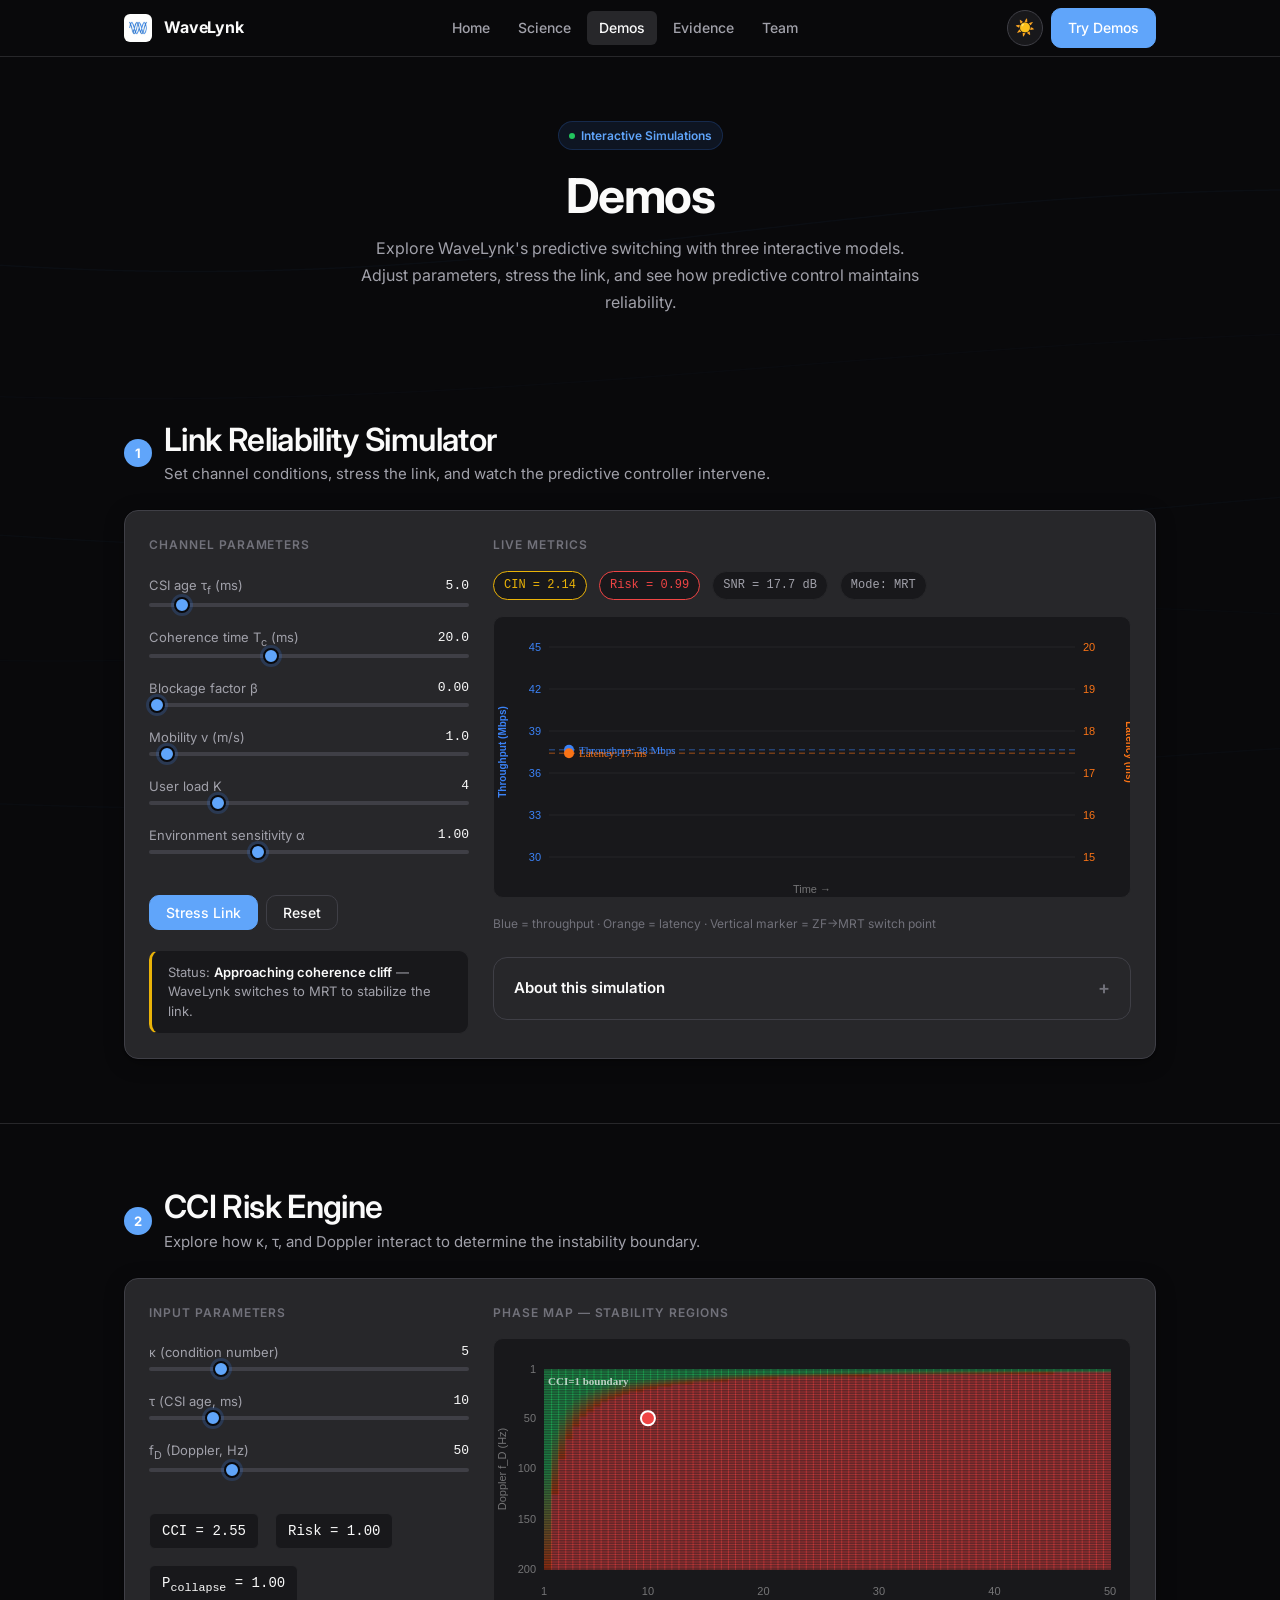
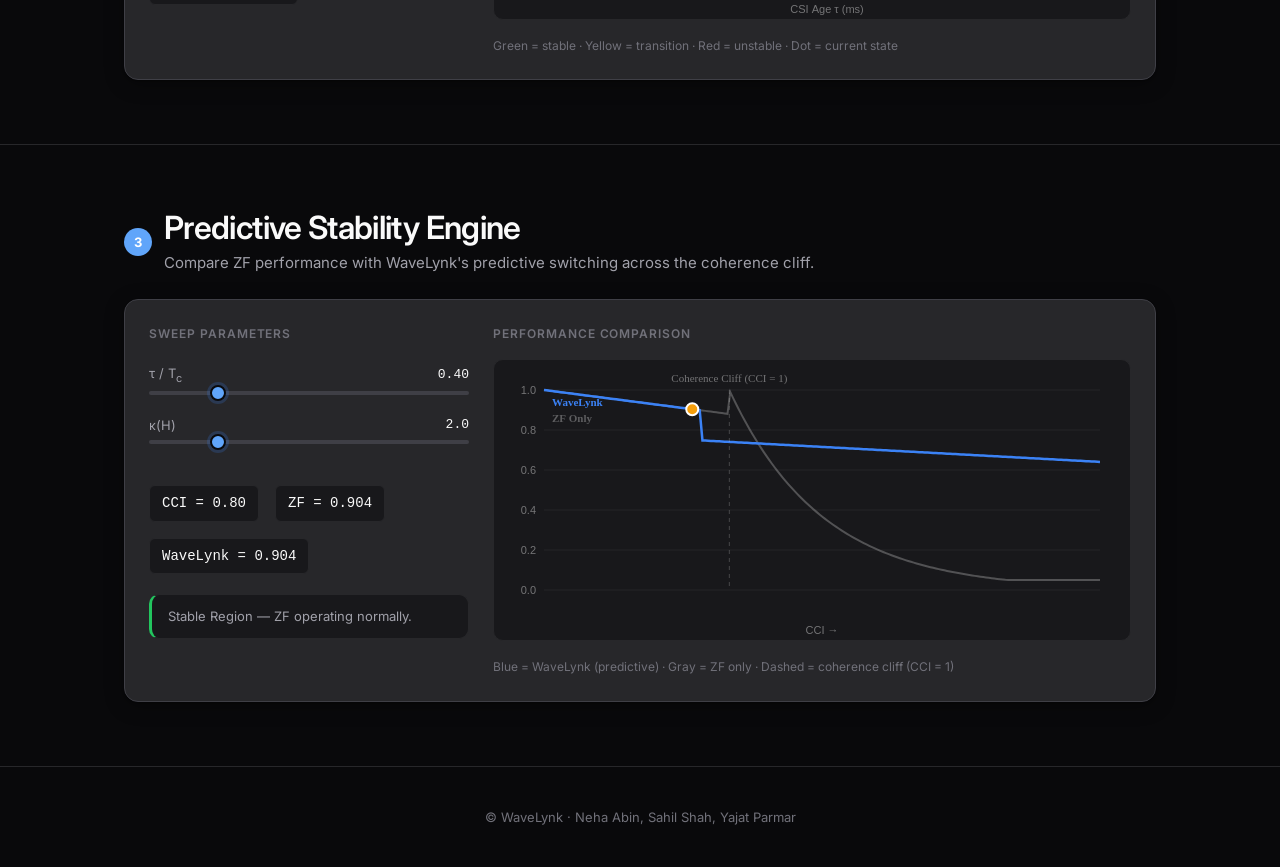
<file: demos.html>
<!doctype html>
<html lang="en" data-theme="dark">

<head>
    <meta charset="utf-8" />
    <meta name="viewport" content="width=device-width,initial-scale=1" />
    <title>WaveLynk — Interactive Demos</title>
    <meta name="description"
        content="Three interactive simulations demonstrating predictive wireless reliability control." />
    <link rel="icon" type="image/png" href="images/logo.png" />
    <link rel="stylesheet" href="styles.css" />
    <style>
        /* Demo-specific overrides */
        .demo-panel {
            display: grid;
            grid-template-columns: 320px 1fr;
            gap: var(--sp-6);
        }

        @media (max-width: 900px) {
            .demo-panel {
                grid-template-columns: 1fr;
            }
        }

        .controls-pane {
            display: flex;
            flex-direction: column;
            gap: var(--sp-5);
        }

        .output-pane {
            display: flex;
            flex-direction: column;
            gap: var(--sp-4);
        }

        .metric-row {
            display: flex;
            gap: var(--sp-3);
            flex-wrap: wrap;
        }

        .demo-number {
            width: 28px;
            height: 28px;
            border-radius: var(--r-full);
            background: var(--accent);
            color: white;
            display: inline-flex;
            align-items: center;
            justify-content: center;
            font-weight: 700;
            font-size: 13px;
            flex-shrink: 0;
        }

        .demo-title-row {
            display: flex;
            align-items: center;
            gap: var(--sp-3);
        }

        /* Status message */
        .status-msg {
            padding: var(--sp-3) var(--sp-4);
            border-radius: var(--r-md);
            font-size: 13px;
            line-height: 1.5;
            color: var(--text-secondary);
            background: var(--bg-surface);
            border: 1px solid var(--border-subtle);
        }

        .status-msg.warning {
            border-left: 3px solid var(--yellow-500);
        }

        .status-msg.danger {
            border-left: 3px solid var(--red-500);
        }

        .status-msg.success {
            border-left: 3px solid var(--green-500);
        }

        /* CCI visual readout */
        .cci-display {
            display: flex;
            gap: var(--sp-4);
            align-items: center;
            flex-wrap: wrap;
        }

        .cci-display .mono-val {
            font-family: var(--mono);
            font-size: 14px;
            padding: 6px 12px;
            border-radius: var(--r-sm);
            background: var(--bg-surface);
            border: 1px solid var(--border-subtle);
        }
    </style>
</head>

<body>

    <canvas id="wave-canvas"></canvas>

    <header>
        <div class="wrap">
            <nav>
                <a class="brand" href="index.html">
                    <img src="images/logo.png" alt="WaveLynk" class="logo-mark"
                        style="width:28px;height:28px;border-radius:6px;" />
                    WaveLynk
                </a>
                <button class="nav-toggle" aria-label="Menu"><span></span><span></span><span></span></button>
                <div class="nav-links">
                    <a href="index.html">Home</a>
                    <a href="science.html">Science</a>
                    <a href="demos.html">Demos</a>
                    <a href="evidence.html">Evidence</a>
                    <a href="team.html">Team</a>
                </div>
                <div class="nav-actions">
                    <button class="theme-toggle" aria-label="Toggle theme">
                        <span class="icon-sun">☀️</span><span class="icon-moon">🌙</span>
                    </button>
                    <a class="btn btn-primary" href="demos.html">Try Demos</a>
                </div>
            </nav>
        </div>
    </header>

    <main>

        <!-- Page Hero -->
        <section class="page-hero">
            <div class="wrap">
                <div class="badge reveal"><span class="dot dot-green"></span> Interactive Simulations</div>
                <h1 class="reveal" style="margin-top:var(--sp-5)">Demos</h1>
                <p class="reveal">Explore WaveLynk's predictive switching with three interactive models. Adjust
                    parameters, stress the link, and see how predictive control maintains reliability.</p>
            </div>
        </section>


        <!-- ═══════════════════════════════════════════
         DEMO 1 — Reliability Simulator
         ═══════════════════════════════════════════ -->
        <section id="simulator" class="section reveal">
            <div class="wrap">
                <div class="demo-title-row reveal">
                    <div class="demo-number">1</div>
                    <div>
                        <h2>Link Reliability Simulator</h2>
                        <p style="margin:2px 0 0;">Set channel conditions, stress the link, and watch the predictive
                            controller intervene.</p>
                    </div>
                </div>

                <div class="card reveal" style="margin-top:var(--sp-6);">
                    <div class="card-body">
                        <div class="demo-panel">

                            <!-- Left: Controls -->
                            <div class="controls-pane">
                                <div class="label-text">Channel Parameters</div>

                                <div class="slider-group">
                                    <div class="slider-label"><span>CSI age τ<sub>f</sub> (ms)</span> <span
                                            class="slider-value" id="tauFv">5.0</span></div>
                                    <input type="range" id="tauF" min="1" max="50" step="1" value="5" />
                                </div>

                                <div class="slider-group">
                                    <div class="slider-label"><span>Coherence time T<sub>c</sub> (ms)</span> <span
                                            class="slider-value" id="tcV">20.0</span></div>
                                    <input type="range" id="tc" min="2" max="50" step="1" value="20" />
                                </div>

                                <div class="slider-group">
                                    <div class="slider-label"><span>Blockage factor β</span> <span class="slider-value"
                                            id="betaV">0.00</span></div>
                                    <input type="range" id="beta" min="0" max="1" step="0.01" value="0" />
                                </div>

                                <div class="slider-group">
                                    <div class="slider-label"><span>Mobility v (m/s)</span> <span class="slider-value"
                                            id="velV">1.0</span></div>
                                    <input type="range" id="vel" min="0" max="30" step="0.5" value="1" />
                                </div>

                                <div class="slider-group">
                                    <div class="slider-label"><span>User load K</span> <span class="slider-value"
                                            id="kV">4</span></div>
                                    <input type="range" id="K" min="1" max="16" step="1" value="4" />
                                </div>

                                <div class="slider-group">
                                    <div class="slider-label"><span>Environment sensitivity α</span> <span
                                            class="slider-value" id="alphaV">1.00</span></div>
                                    <input type="range" id="alpha" min="0.5" max="2" step="0.01" value="1" />
                                </div>

                                <hr class="divider" />

                                <div class="btn-group">
                                    <button class="btn btn-primary" id="runBtn">Stress Link</button>
                                    <button class="btn" id="resetBtn">Reset</button>
                                </div>

                                <div class="status-msg success" id="statusBox">
                                    Status: <strong>Stable</strong> — ZF beamforming is operating normally.
                                </div>
                            </div>

                            <!-- Right: Outputs -->
                            <div class="output-pane">
                                <div class="label-text">Live Metrics</div>
                                <div class="metric-row">
                                    <span class="status-chip" id="cinOut">CIN = 0.25</span>
                                    <span class="status-chip" id="riskOut">Risk = 0.06</span>
                                    <span class="status-chip" id="snrOut">SNR = 24.0 dB</span>
                                    <span class="status-chip" id="modeOut">Mode: ZF</span>
                                </div>

                                <div class="canvas-wrap">
                                    <canvas id="chart" width="600" height="280"></canvas>
                                </div>

                                <div style="font-size:12px;color:var(--text-muted);">
                                    Blue = throughput · Orange = latency · Vertical marker = ZF→MRT switch point
                                </div>

                                <details class="accordion" style="margin-top:var(--sp-2);">
                                    <summary>About this simulation</summary>
                                    <div class="accordion-body">
                                        <p>This simulator uses physics-based models to approximate the behavior of a ZF
                                            beamforming system under varying channel conditions. When channel
                                            instability (measured by CCI) exceeds the switching threshold, WaveLynk
                                            proactively transitions to MRT beamforming to prevent link collapse.</p>
                                        <p style="margin-top:8px;"><strong>What it demonstrates:</strong> predictive
                                            switching detects instability before the link degrades, maintaining
                                            throughput and latency even as conditions worsen.</p>
                                        <p style="margin-top:8px;"><strong>What it is not:</strong> a full PHY-layer
                                            link simulator. The mappings from CCI to SNR/throughput are physics-inspired
                                            approximations, not bit-accurate simulations.</p>
                                    </div>
                                </details>
                            </div>

                        </div>
                    </div>
                </div>
            </div>
        </section>

        <hr class="divider" />


        <!-- ═══════════════════════════════════════════
         DEMO 2 — CCI Risk Engine
         ═══════════════════════════════════════════ -->
        <section id="riskEngine" class="section reveal">
            <div class="wrap">
                <div class="demo-title-row reveal">
                    <div class="demo-number">2</div>
                    <div>
                        <h2>CCI Risk Engine</h2>
                        <p style="margin:2px 0 0;">Explore how κ, τ, and Doppler interact to determine the instability
                            boundary.</p>
                    </div>
                </div>

                <div class="card reveal" style="margin-top:var(--sp-6);">
                    <div class="card-body">
                        <div class="demo-panel">

                            <div class="controls-pane">
                                <div class="label-text">Input Parameters</div>

                                <div class="slider-group">
                                    <div class="slider-label"><span>κ (condition number)</span> <span
                                            class="slider-value" id="kappaVal">5</span></div>
                                    <input type="range" min="1" max="20" value="5" id="kappaRange" />
                                </div>

                                <div class="slider-group">
                                    <div class="slider-label"><span>τ (CSI age, ms)</span> <span class="slider-value"
                                            id="tauVal">10</span></div>
                                    <input type="range" min="1" max="50" value="10" id="tauRange" />
                                </div>

                                <div class="slider-group">
                                    <div class="slider-label"><span>f<sub>D</sub> (Doppler, Hz)</span> <span
                                            class="slider-value" id="fdVal">50</span></div>
                                    <input type="range" min="1" max="200" value="50" id="fdRange" />
                                </div>

                                <hr class="divider" />

                                <div class="cci-display" id="cciReadout">
                                    <span class="mono-val">CCI = 0.50</span>
                                    <span class="mono-val">Risk = 0.22</span>
                                    <span class="mono-val">P<sub>collapse</sub> = 0.22</span>
                                </div>
                            </div>

                            <div class="output-pane">
                                <div class="label-text">Phase Map — Stability Regions</div>
                                <div class="canvas-wrap">
                                    <canvas id="cciVisual" width="600" height="360"></canvas>
                                </div>
                                <div style="font-size:12px;color:var(--text-muted);">
                                    Green = stable · Yellow = transition · Red = unstable · Dot = current state
                                </div>
                            </div>

                        </div>
                    </div>
                </div>
            </div>
        </section>

        <hr class="divider" />


        <!-- ═══════════════════════════════════════════
         DEMO 3 — Predictive Stability Engine
         ═══════════════════════════════════════════ -->
        <section id="predictive" class="section reveal">
            <div class="wrap">
                <div class="demo-title-row reveal">
                    <div class="demo-number">3</div>
                    <div>
                        <h2>Predictive Stability Engine</h2>
                        <p style="margin:2px 0 0;">Compare ZF performance with WaveLynk's predictive switching across
                            the coherence cliff.</p>
                    </div>
                </div>

                <div class="card reveal" style="margin-top:var(--sp-6);">
                    <div class="card-body">
                        <div class="demo-panel">

                            <div class="controls-pane">
                                <div class="label-text">Sweep Parameters</div>

                                <div class="slider-group">
                                    <div class="slider-label"><span>τ / T<sub>c</sub></span> <span class="slider-value"
                                            id="tau_val">0.40</span></div>
                                    <input type="range" id="tau_control" min="0" max="2" step="0.02" value="0.4" />
                                </div>

                                <div class="slider-group">
                                    <div class="slider-label"><span>κ(H)</span> <span class="slider-value"
                                            id="kappa_val">2.0</span></div>
                                    <input type="range" id="kappa_control" min="1" max="6" step="0.1" value="2" />
                                </div>

                                <hr class="divider" />

                                <div class="cci-display" id="d3readout">
                                    <span class="mono-val">CCI = 0.80</span>
                                    <span class="mono-val">ZF = 0.880</span>
                                    <span class="mono-val">WaveLynk = 0.880</span>
                                </div>

                                <div class="status-msg success" id="d3status">
                                    Stable Region — ZF operating normally.
                                </div>
                            </div>

                            <div class="output-pane">
                                <div class="label-text">Performance Comparison</div>
                                <div class="canvas-wrap">
                                    <canvas id="d3canvas" width="600" height="340"></canvas>
                                </div>
                                <div style="font-size:12px;color:var(--text-muted);">
                                    Blue = WaveLynk (predictive) · Gray = ZF only · Dashed = coherence cliff (CCI = 1)
                                </div>
                            </div>

                        </div>
                    </div>
                </div>
            </div>
        </section>

    </main>

    <footer>
        <div class="wrap">
            © WaveLynk · Neha Abin, Sahil Shah, Yajat Parmar
        </div>
    </footer>

    <script src="main.js"></script>
    <script>
        /* ═══════════════════════════════════════════
           DEMO 1 — Link Reliability Simulator
           ═══════════════════════════════════════════ */
        (function () {
            const $ = id => document.getElementById(id);
            const getTheme = () => document.documentElement.getAttribute('data-theme') || 'dark';
            const MAX_POINTS = 120;
            const noise = (amp) => (Math.random() - 0.5) * amp;

            /* Sliders */
            const tauF = $('tauF'), tc = $('tc'), beta = $('beta'),
                vel = $('vel'), K = $('K'), alpha = $('alpha');
            const tauFv = $('tauFv'), tcV = $('tcV'), betaV = $('betaV'),
                velV = $('velV'), kV = $('kV'), alphaV = $('alphaV');
            const runBtn = $('runBtn'), resetBtn = $('resetBtn');
            const cinOut = $('cinOut'), riskOut = $('riskOut'), snrOut = $('snrOut'), modeOut = $('modeOut');
            const statusBox = $('statusBox');
            const canvas = $('chart'), ctx = canvas.getContext('2d');

            let history = [], running = false, interval = null, switchIdx = -1;
            let stressStep = 0;

            function syncSliders() {
                tauFv.textContent = parseFloat(tauF.value).toFixed(1);
                tcV.textContent = parseFloat(tc.value).toFixed(1);
                betaV.textContent = parseFloat(beta.value).toFixed(2);
                velV.textContent = parseFloat(vel.value).toFixed(1);
                kV.textContent = K.value;
                alphaV.textContent = parseFloat(alpha.value).toFixed(2);
            }

            function computeState() {
                const t = parseFloat(tauF.value), T = parseFloat(tc.value),
                    b = parseFloat(beta.value), v = parseFloat(vel.value),
                    k = parseInt(K.value), a = parseFloat(alpha.value);
                const fD = v * 5.25e9 / 3e8;
                const Tc_eff = T / (1 + fD * T * 0.01);
                const kappa = 1 + 0.3 * (k - 1) + 2 * b;
                const CIN = clamp(kappa * (t / Tc_eff) * a, 0, 5);
                const Risk = 1 - Math.exp(-CIN * CIN);
                const snr_peak = 25;
                const snr_zf = snr_peak - 10 * Math.log10(1 + 10 * CIN * CIN);
                const snr_mrt = snr_peak - 3 - 2 * CIN;
                return { CIN, Risk, snr_zf: clamp(snr_zf, -5, 30), snr_mrt: clamp(snr_mrt, 0, 25), kappa };
            }

            /* Physics-based performance that produces large, visible swings */
            function computePerformance(s, modeStr) {
                const cin = s.CIN;
                let thr, lat;
                if (modeStr === 'ZF') {
                    /* ZF: throughput drops sharply as CIN grows, hits a cliff near CIN=1 */
                    thr = clamp(95 * Math.exp(-1.2 * cin * cin) + noise(3), 2, 98);
                    /* ZF: latency spikes exponentially near the cliff */
                    lat = clamp(4 + 6 * Math.pow(cin, 3) + 120 * Math.max(0, cin - 0.8) + noise(3), 2, 200);
                } else {
                    /* MRT: graceful degradation — lower peak but stable */
                    thr = clamp(55 - 8 * cin + noise(2), 10, 60);
                    lat = clamp(12 + 3 * cin + noise(2), 5, 40);
                }
                return { thr, lat };
            }

            function decideMode(s) {
                const thresh = 0.3;
                if (s.Risk >= thresh) return { mode: 'MRT', snr: s.snr_mrt };
                return { mode: 'ZF', snr: s.snr_zf };
            }

            function updateReadouts(s, mode) {
                cinOut.textContent = 'CIN = ' + fmt(s.CIN);
                riskOut.textContent = 'Risk = ' + fmt(s.Risk);
                snrOut.textContent = 'SNR = ' + fmt(mode.snr, 1) + ' dB';
                modeOut.textContent = 'Mode: ' + mode.mode;

                cinOut.className = 'status-chip' + (s.CIN > 0.8 ? ' warning' : '');
                riskOut.className = 'status-chip' + (s.Risk > 0.3 ? ' danger' : '');

                if (mode.mode === 'MRT') {
                    statusBox.className = 'status-msg warning';
                    statusBox.innerHTML = 'Status: <strong>Approaching coherence cliff</strong> — WaveLynk switches to MRT to stabilize the link.';
                } else {
                    statusBox.className = 'status-msg success';
                    statusBox.innerHTML = 'Status: <strong>Stable</strong> — ZF beamforming is operating normally.';
                }
            }

            function drawChart() {
                const dpr = window.devicePixelRatio || 1;
                canvas.width = canvas.clientWidth * dpr;
                canvas.height = canvas.clientHeight * dpr;
                ctx.scale(dpr, dpr);
                const W = canvas.clientWidth, H = canvas.clientHeight;
                const isDark = getTheme() === 'dark';
                const gridColor = isDark ? 'rgba(255,255,255,.06)' : 'rgba(0,0,0,.06)';
                const textColor = isDark ? 'rgba(255,255,255,.4)' : 'rgba(0,0,0,.4)';

                ctx.clearRect(0, 0, W, H);

                const pad = { l: 55, r: 55, t: 30, b: 40 };
                const cW = W - pad.l - pad.r, cH = H - pad.t - pad.b;

                /* ── Auto-scale Y axes based on actual data ── */
                let thrMin = Infinity, thrMax = -Infinity;
                let latMin = Infinity, latMax = -Infinity;
                const dataSource = history.length > 0 ? history : (() => {
                    const s = computeState(); const m = decideMode(s);
                    const p = computePerformance(s, m.mode);
                    return [p];
                })();
                dataSource.forEach(p => {
                    thrMin = Math.min(thrMin, p.thr); thrMax = Math.max(thrMax, p.thr);
                    latMin = Math.min(latMin, p.lat); latMax = Math.max(latMax, p.lat);
                });
                /* Add padding so lines aren't at edges */
                const thrRange = thrMax - thrMin || 10;
                const latRange = latMax - latMin || 5;
                thrMin = Math.max(0, Math.floor((thrMin - thrRange * 0.15) / 5) * 5);
                thrMax = Math.ceil((thrMax + thrRange * 0.15) / 5) * 5;
                latMin = Math.max(0, Math.floor((latMin - latRange * 0.15) / 5) * 5);
                latMax = Math.ceil((latMax + latRange * 0.15) / 5) * 5;
                /* Ensure some minimum visible range */
                if (thrMax - thrMin < 10) { thrMin = Math.max(0, thrMin - 5); thrMax += 5; }
                if (latMax - latMin < 5) { latMin = Math.max(0, latMin - 3); latMax += 3; }

                /* Helper: map value to Y pixel for each axis */
                const thrToY = v => pad.t + cH * (1 - (v - thrMin) / (thrMax - thrMin));
                const latToY = v => pad.t + cH * (1 - (v - latMin) / (latMax - latMin));

                /* ── Grid lines ── */
                const numGridLines = 5;
                ctx.strokeStyle = gridColor;
                ctx.lineWidth = 1;
                for (let i = 0; i <= numGridLines; i++) {
                    const y = pad.t + cH * i / numGridLines;
                    ctx.beginPath(); ctx.moveTo(pad.l, y); ctx.lineTo(W - pad.r, y); ctx.stroke();
                }

                /* ── Left Y-axis: Throughput (Mbps) ── */
                ctx.font = '11px Inter,sans-serif';
                ctx.fillStyle = '#3b82f6';
                ctx.textAlign = 'right';
                for (let i = 0; i <= numGridLines; i++) {
                    const val = thrMax - (thrMax - thrMin) * i / numGridLines;
                    ctx.fillText(val.toFixed(0), pad.l - 8, pad.t + cH * i / numGridLines + 4);
                }
                /* Left axis title */
                ctx.save();
                ctx.translate(12, pad.t + cH / 2);
                ctx.rotate(-Math.PI / 2);
                ctx.textAlign = 'center';
                ctx.font = 'bold 10px Inter,sans-serif';
                ctx.fillStyle = '#3b82f6';
                ctx.fillText('Throughput (Mbps)', 0, 0);
                ctx.restore();

                /* ── Right Y-axis: Latency (ms) ── */
                ctx.fillStyle = '#f97316';
                ctx.textAlign = 'left';
                ctx.font = '11px Inter,sans-serif';
                for (let i = 0; i <= numGridLines; i++) {
                    const val = latMax - (latMax - latMin) * i / numGridLines;
                    ctx.fillText(val.toFixed(0), W - pad.r + 8, pad.t + cH * i / numGridLines + 4);
                }
                /* Right axis title */
                ctx.save();
                ctx.translate(W - 4, pad.t + cH / 2);
                ctx.rotate(Math.PI / 2);
                ctx.textAlign = 'center';
                ctx.font = 'bold 10px Inter,sans-serif';
                ctx.fillStyle = '#f97316';
                ctx.fillText('Latency (ms)', 0, 0);
                ctx.restore();

                /* X-axis label */
                ctx.fillStyle = textColor;
                ctx.textAlign = 'center';
                ctx.font = '11px Inter,sans-serif';
                ctx.fillText('Time →', pad.l + cW / 2, H - 4);

                /* ── Current-state indicator when no history yet ── */
                if (history.length === 0) {
                    const s = computeState();
                    const mode = decideMode(s);
                    const perf = computePerformance(s, mode.mode);
                    const thrY = thrToY(perf.thr);
                    const latY = latToY(perf.lat);

                    ctx.setLineDash([6, 4]);
                    ctx.lineWidth = 1.5;
                    ctx.strokeStyle = 'rgba(59,130,246,.4)';
                    ctx.beginPath(); ctx.moveTo(pad.l, thrY); ctx.lineTo(W - pad.r, thrY); ctx.stroke();
                    ctx.strokeStyle = 'rgba(249,115,22,.4)';
                    ctx.beginPath(); ctx.moveTo(pad.l, latY); ctx.lineTo(W - pad.r, latY); ctx.stroke();
                    ctx.setLineDash([]);

                    ctx.fillStyle = '#3b82f6';
                    ctx.beginPath(); ctx.arc(pad.l + 20, thrY, 5, 0, Math.PI * 2); ctx.fill();
                    ctx.fillStyle = '#f97316';
                    ctx.beginPath(); ctx.arc(pad.l + 20, latY, 5, 0, Math.PI * 2); ctx.fill();

                    ctx.font = '11px Inter';
                    ctx.textAlign = 'left';
                    ctx.fillStyle = '#3b82f6';
                    ctx.fillText('Throughput: ' + perf.thr.toFixed(0) + ' Mbps', pad.l + 30, thrY + 4);
                    ctx.fillStyle = '#f97316';
                    ctx.fillText('Latency: ' + perf.lat.toFixed(0) + ' ms', pad.l + 30, latY + 4);
                    return;
                }

                /* ── Draw throughput line ── */
                const maxPts = Math.max(history.length, MAX_POINTS);
                ctx.beginPath();
                ctx.strokeStyle = '#3b82f6';
                ctx.lineWidth = 2.5;
                history.forEach((p, i) => {
                    const x = pad.l + (i / (maxPts - 1)) * cW;
                    const y = thrToY(p.thr);
                    i === 0 ? ctx.moveTo(x, y) : ctx.lineTo(x, y);
                });
                ctx.stroke();

                /* Live dot at end of throughput */
                const lastT = history[history.length - 1];
                const lastTx = pad.l + ((history.length - 1) / (maxPts - 1)) * cW;
                const lastTy = thrToY(lastT.thr);
                ctx.fillStyle = '#3b82f6';
                ctx.beginPath(); ctx.arc(lastTx, lastTy, 4, 0, Math.PI * 2); ctx.fill();

                /* ── Draw latency line ── */
                ctx.beginPath();
                ctx.strokeStyle = '#f97316';
                ctx.lineWidth = 2.5;
                history.forEach((p, i) => {
                    const x = pad.l + (i / (maxPts - 1)) * cW;
                    const y = latToY(p.lat);
                    i === 0 ? ctx.moveTo(x, y) : ctx.lineTo(x, y);
                });
                ctx.stroke();

                /* Live dot at end of latency */
                const lastLy = latToY(lastT.lat);
                ctx.fillStyle = '#f97316';
                ctx.beginPath(); ctx.arc(lastTx, lastLy, 4, 0, Math.PI * 2); ctx.fill();

                /* ── ZF → MRT switch marker (bold, red, unmissable) ── */
                if (switchIdx >= 0 && switchIdx < history.length) {
                    const x = pad.l + (switchIdx / (maxPts - 1)) * cW;

                    /* Bold red dashed vertical line */
                    ctx.strokeStyle = '#ef4444';
                    ctx.lineWidth = 3;
                    ctx.setLineDash([6, 4]);
                    ctx.beginPath(); ctx.moveTo(x, pad.t); ctx.lineTo(x, pad.t + cH); ctx.stroke();
                    ctx.setLineDash([]);

                    /* Pill-shaped label with background */
                    const label = 'ZF → MRT';
                    ctx.font = 'bold 12px Inter,sans-serif';
                    const tw = ctx.measureText(label).width;
                    const px = 8, py = 4;
                    const lx = x - tw / 2 - px;
                    const ly = pad.t - 20;
                    ctx.fillStyle = '#ef4444';
                    ctx.beginPath();
                    const r = 4;
                    ctx.moveTo(lx + r, ly); ctx.lineTo(lx + tw + 2 * px - r, ly);
                    ctx.quadraticCurveTo(lx + tw + 2 * px, ly, lx + tw + 2 * px, ly + r);
                    ctx.lineTo(lx + tw + 2 * px, ly + 14 + 2 * py - r);
                    ctx.quadraticCurveTo(lx + tw + 2 * px, ly + 14 + 2 * py, lx + tw + 2 * px - r, ly + 14 + 2 * py);
                    ctx.lineTo(lx + r, ly + 14 + 2 * py);
                    ctx.quadraticCurveTo(lx, ly + 14 + 2 * py, lx, ly + 14 + 2 * py - r);
                    ctx.lineTo(lx, ly + r);
                    ctx.quadraticCurveTo(lx, ly, lx + r, ly);
                    ctx.fill();
                    ctx.fillStyle = '#ffffff';
                    ctx.textAlign = 'center';
                    ctx.fillText(label, x, ly + 14 + py - 1);
                }

                /* ── Legend ── */
                ctx.font = '10px Inter';
                ctx.textAlign = 'left';
                const lx = pad.l, ly = H - pad.b + 20;
                ctx.fillStyle = '#3b82f6';
                ctx.fillRect(lx, ly - 4, 10, 2);
                ctx.fillText('Throughput (Mbps)', lx + 14, ly);
                ctx.fillStyle = '#f97316';
                ctx.fillRect(lx + 130, ly - 4, 10, 2);
                ctx.fillText('Latency (ms)', lx + 144, ly);
                ctx.fillStyle = '#ef4444';
                ctx.setLineDash([4, 3]);
                ctx.strokeStyle = '#ef4444';
                ctx.lineWidth = 2;
                ctx.beginPath(); ctx.moveTo(lx + 240, ly - 3); ctx.lineTo(lx + 250, ly - 3); ctx.stroke();
                ctx.setLineDash([]);
                ctx.fillText('ZF → MRT Switch', lx + 254, ly);
            }

            function refresh() {
                syncSliders();
                const s = computeState();
                const mode = decideMode(s);
                updateReadouts(s, mode);
                if (!running) {
                    history = [];
                    switchIdx = -1;
                    drawChart();
                }
            }

            function stepDegrade() {
                stressStep++;
                /* Slow, gradual degradation so judges can follow the transition */
                const ramp = 1 + stressStep * 0.015;
                tauF.value = Math.min(50, parseFloat(tauF.value) + 0.35 * ramp);
                beta.value = Math.min(1, parseFloat(beta.value) + 0.006 + stressStep * 0.0003);
                vel.value = Math.min(30, parseFloat(vel.value) + 0.15 + stressStep * 0.015);
                syncSliders();
                const s = computeState();
                const mode = decideMode(s);
                const perf = computePerformance(s, mode.mode);
                updateReadouts(s, mode);
                history.push(perf);
                if (history.length > MAX_POINTS) history.shift();
                if (mode.mode === 'MRT' && switchIdx < 0) switchIdx = history.length - 1;
                drawChart();
                if (parseFloat(tauF.value) >= 50 && parseFloat(vel.value) >= 30) {
                    clearInterval(interval);
                    running = false;
                    runBtn.textContent = 'Stress Link';
                }
            }

            runBtn.addEventListener('click', () => {
                if (running) { clearInterval(interval); running = false; runBtn.textContent = 'Stress Link'; return; }
                running = true;
                stressStep = 0;
                runBtn.textContent = 'Pause';
                /* Seed history with stable-state baseline so the chart starts with visible room */
                history = []; switchIdx = -1;
                const s0 = computeState();
                const mode0 = decideMode(s0);
                for (let i = 0; i < 10; i++) {
                    history.push(computePerformance(s0, mode0.mode));
                }
                drawChart();
                interval = setInterval(stepDegrade, 500);
            });

            resetBtn.addEventListener('click', () => {
                if (running) { clearInterval(interval); running = false; runBtn.textContent = 'Stress Link'; }
                tauF.value = 5; tc.value = 20; beta.value = 0; vel.value = 1; K.value = 4; alpha.value = 1;
                history = []; switchIdx = -1;
                stressStep = 0;
                refresh();
            });

            [tauF, tc, beta, vel, K, alpha].forEach(s => s.addEventListener('input', refresh));
            refresh();
        })();


        /* ═══════════════════════════════════════════
           DEMO 2 — CCI Risk Engine
           ═══════════════════════════════════════════ */
        (function () {
            const $ = id => document.getElementById(id);
            const getTheme = () => document.documentElement.getAttribute('data-theme') || 'dark';

            const kappaRange = $('kappaRange'), tauRange = $('tauRange'), fdRange = $('fdRange');
            const kappaVal = $('kappaVal'), tauVal = $('tauVal'), fdVal = $('fdVal');
            const readout = $('cciReadout');
            const canvas = $('cciVisual'), ctx = canvas.getContext('2d');

            function compute() {
                const k = parseFloat(kappaRange.value), t = parseFloat(tauRange.value), fd = parseFloat(fdRange.value);
                const Tc = 1 / (fd + 1) * 1000;
                const CIN = k * (t / Tc);
                const Risk = 1 - Math.exp(-CIN * CIN);
                const pCollapse = Risk;
                return { k, t, fd, CIN, Risk, pCollapse, Tc };
            }

            function drawDemo2() {
                const dpr = window.devicePixelRatio || 1;
                canvas.width = canvas.clientWidth * dpr;
                canvas.height = canvas.clientHeight * dpr;
                ctx.scale(dpr, dpr);
                const W = canvas.clientWidth, H = canvas.clientHeight;
                const isDark = getTheme() === 'dark';

                ctx.clearRect(0, 0, W, H);
                const pad = { l: 50, r: 20, t: 30, b: 50 };
                const cW = W - pad.l - pad.r, cH = H - pad.t - pad.b;

                /* Draw stability map */
                const steps = 80;
                for (let ix = 0; ix < steps; ix++) {
                    for (let iy = 0; iy < steps; iy++) {
                        const tau_v = 1 + 49 * ix / steps;
                        const fd_v = 1 + 199 * iy / steps;
                        const Tc_v = 1 / (fd_v + 1) * 1000;
                        const k = parseFloat(kappaRange.value);
                        const cin = k * (tau_v / Tc_v);
                        let r, g, b;
                        if (cin < 0.5) { r = 34; g = 197; b = 94; }
                        else if (cin < 1) { const t2 = (cin - 0.5) / 0.5; r = Math.round(34 + 200 * t2); g = Math.round(197 - 140 * t2); b = Math.round(94 - 86 * t2); }
                        else { r = 239; g = 68; b = 68; }
                        const a = isDark ? 0.35 : 0.2;
                        ctx.fillStyle = `rgba(${r},${g},${b},${a})`;
                        const bw = cW / steps, bh = cH / steps;
                        ctx.fillRect(pad.l + ix * bw, pad.t + iy * bh, bw + 1, bh + 1);
                    }
                }

                /* Axes */
                const txtColor = isDark ? 'rgba(255,255,255,.4)' : 'rgba(0,0,0,.4)';
                ctx.fillStyle = txtColor;
                ctx.font = '11px Inter,sans-serif';
                ctx.textAlign = 'center';
                ctx.fillText('CSI Age τ (ms)', pad.l + cW / 2, H - 6);
                ctx.save();
                ctx.translate(12, pad.t + cH / 2);
                ctx.rotate(-Math.PI / 2);
                ctx.fillText('Doppler f_D (Hz)', 0, 0);
                ctx.restore();

                /* Tick labels */
                const tauTicks = [1, 10, 20, 30, 40, 50];
                tauTicks.forEach(v => {
                    const x = pad.l + ((v - 1) / 49) * cW;
                    ctx.fillText(v, x, H - 24);
                });
                const fdTicks = [1, 50, 100, 150, 200];
                ctx.textAlign = 'right';
                fdTicks.forEach(v => {
                    const y = pad.t + ((v - 1) / 199) * cH;
                    ctx.fillText(v, pad.l - 8, y + 4);
                });

                /* CCI=1 contour */
                const k = parseFloat(kappaRange.value);
                ctx.beginPath();
                ctx.strokeStyle = isDark ? 'rgba(255,255,255,.4)' : 'rgba(0,0,0,.3)';
                ctx.lineWidth = 1.5;
                ctx.setLineDash([4, 4]);
                for (let ix = 0; ix < steps; ix++) {
                    const tau_v = 1 + 49 * ix / steps;
                    const fd_crit = k * tau_v / 1000 - 1;
                    if (fd_crit < 1 || fd_crit > 200) continue;
                    const x = pad.l + (ix / steps) * cW;
                    const y = pad.t + ((fd_crit - 1) / 199) * cH;
                    ix === 0 || fd_crit <= 1 ? ctx.moveTo(x, y) : ctx.lineTo(x, y);
                }
                ctx.stroke();
                ctx.setLineDash([]);

                /* Current state marker */
                const st = compute();
                const mx = pad.l + ((st.t - 1) / 49) * cW;
                const my = pad.t + ((st.fd - 1) / 199) * cH;
                ctx.beginPath();
                ctx.arc(mx, my, 7, 0, Math.PI * 2);
                ctx.fillStyle = st.CIN < 0.5 ? '#22c55e' : (st.CIN < 1 ? '#eab308' : '#ef4444');
                ctx.fill();
                ctx.strokeStyle = isDark ? 'white' : '#111';
                ctx.lineWidth = 2;
                ctx.stroke();

                /* Label */
                ctx.fillStyle = isDark ? 'rgba(255,255,255,.7)' : 'rgba(0,0,0,.6)';
                ctx.font = 'bold 11px Inter';
                ctx.textAlign = 'left';
                ctx.fillText('CCI=1 boundary', pad.l + 4, pad.t + 16);
            }

            function syncFromSliders() {
                kappaVal.textContent = kappaRange.value;
                tauVal.textContent = tauRange.value;
                fdVal.textContent = fdRange.value;
                const st = compute();
                readout.innerHTML =
                    '<span class="mono-val">CCI = ' + fmt(st.CIN) + '</span>' +
                    '<span class="mono-val">Risk = ' + fmt(st.Risk) + '</span>' +
                    '<span class="mono-val">P<sub>collapse</sub> = ' + fmt(st.pCollapse) + '</span>';
                drawDemo2();
            }

            [kappaRange, tauRange, fdRange].forEach(s => s.addEventListener('input', syncFromSliders));
            syncFromSliders();
        })();


        /* ═══════════════════════════════════════════
           DEMO 3 — Predictive Stability Engine
           ═══════════════════════════════════════════ */
        (function () {
            const $ = id => document.getElementById(id);
            const getTheme = () => document.documentElement.getAttribute('data-theme') || 'dark';

            const tauCtrl = $('tau_control'), kappaCtrl = $('kappa_control');
            const tauVal = $('tau_val'), kappaValD = $('kappa_val');
            const readout = $('d3readout'), statusBox = $('d3status');
            const canvas = $('d3canvas'), ctx = canvas.getContext('2d');

            function drawDemo3() {
                const dpr = window.devicePixelRatio || 1;
                canvas.width = canvas.clientWidth * dpr;
                canvas.height = canvas.clientHeight * dpr;
                ctx.scale(dpr, dpr);
                const W = canvas.clientWidth, H = canvas.clientHeight;
                const isDark = getTheme() === 'dark';

                const tau_tc = parseFloat(tauCtrl.value);
                const kappa = parseFloat(kappaCtrl.value);
                const CCI = kappa * tau_tc;
                const risk = 1 - Math.exp(-CCI * CCI);

                tauVal.textContent = tau_tc.toFixed(2);
                kappaValD.textContent = kappa.toFixed(1);

                ctx.clearRect(0, 0, W, H);
                const pad = { l: 50, r: 30, t: 30, b: 50 };
                const cW = W - pad.l - pad.r, cH = H - pad.t - pad.b;

                /* Grid */
                const gridColor = isDark ? 'rgba(255,255,255,.06)' : 'rgba(0,0,0,.06)';
                ctx.strokeStyle = gridColor; ctx.lineWidth = 1;
                for (let i = 0; i <= 5; i++) {
                    const y = pad.t + cH * i / 5;
                    ctx.beginPath(); ctx.moveTo(pad.l, y); ctx.lineTo(W - pad.r, y); ctx.stroke();
                }

                /* Axes labels */
                const txtColor = isDark ? 'rgba(255,255,255,.4)' : 'rgba(0,0,0,.4)';
                ctx.fillStyle = txtColor;
                ctx.font = '11px Inter,sans-serif';
                ctx.textAlign = 'center';
                ctx.fillText('CCI →', pad.l + cW / 2, H - 6);
                ctx.textAlign = 'right';
                ['1.0', '0.8', '0.6', '0.4', '0.2', '0.0'].forEach((l, i) => {
                    ctx.fillText(l, pad.l - 8, pad.t + cH * i / 5 + 4);
                });

                const steps = 200;
                const maxCCI = 3;

                /* ZF curve */
                ctx.beginPath();
                ctx.strokeStyle = isDark ? 'rgba(255,255,255,.25)' : 'rgba(0,0,0,.2)';
                ctx.lineWidth = 2;
                for (let i = 0; i <= steps; i++) {
                    const cci = maxCCI * i / steps;
                    const perf = cci < 1 ? 1 - 0.12 * cci : Math.max(0.05, Math.exp(-2 * (cci - 1)));
                    const x = pad.l + (i / steps) * cW;
                    const y = pad.t + cH * (1 - perf);
                    i === 0 ? ctx.moveTo(x, y) : ctx.lineTo(x, y);
                }
                ctx.stroke();

                /* WaveLynk curve */
                ctx.beginPath();
                ctx.strokeStyle = '#3b82f6';
                ctx.lineWidth = 2.5;
                for (let i = 0; i <= steps; i++) {
                    const cci = maxCCI * i / steps;
                    let perf;
                    if (cci < 0.85) perf = 1 - 0.12 * cci;
                    else {
                        const mrtBase = 0.85 * 0.88;
                        const fade = Math.max(0.3, mrtBase - 0.05 * (cci - 0.85));
                        perf = fade;
                    }
                    const x = pad.l + (i / steps) * cW;
                    const y = pad.t + cH * (1 - perf);
                    i === 0 ? ctx.moveTo(x, y) : ctx.lineTo(x, y);
                }
                ctx.stroke();

                /* CCI=1 line */
                const cliff_x = pad.l + (1 / maxCCI) * cW;
                ctx.strokeStyle = isDark ? 'rgba(255,255,255,.2)' : 'rgba(0,0,0,.15)';
                ctx.lineWidth = 1;
                ctx.setLineDash([4, 4]);
                ctx.beginPath(); ctx.moveTo(cliff_x, pad.t); ctx.lineTo(cliff_x, pad.t + cH); ctx.stroke();
                ctx.setLineDash([]);
                ctx.fillStyle = txtColor;
                ctx.font = '11px Inter';
                ctx.textAlign = 'center';
                ctx.fillText('Coherence Cliff (CCI = 1)', cliff_x, pad.t - 8);

                /* Labels */
                ctx.font = 'bold 11px Inter';
                ctx.fillStyle = '#3b82f6'; ctx.textAlign = 'left';
                ctx.fillText('WaveLynk', pad.l + 8, pad.t + 16);
                ctx.fillStyle = isDark ? 'rgba(255,255,255,.3)' : 'rgba(0,0,0,.25)';
                ctx.fillText('ZF Only', pad.l + 8, pad.t + 32);

                /* Current point */
                const cx = pad.l + (CCI / maxCCI) * cW;
                const perfZF = CCI < 1 ? 1 - 0.12 * CCI : Math.max(0.05, Math.exp(-2 * (CCI - 1)));
                let perfWL;
                if (CCI < 0.85) perfWL = 1 - 0.12 * CCI;
                else { const mb = 0.85 * 0.88; perfWL = Math.max(0.3, mb - 0.05 * (CCI - 0.85)); }
                const cy = pad.t + cH * (1 - perfWL);

                ctx.beginPath();
                ctx.arc(cx, cy, 6, 0, Math.PI * 2);
                ctx.fillStyle = '#f59e0b';
                ctx.fill();
                ctx.strokeStyle = isDark ? 'white' : '#111';
                ctx.lineWidth = 2;
                ctx.stroke();

                /* Readout */
                readout.innerHTML =
                    '<span class="mono-val">CCI = ' + fmt(CCI) + '</span>' +
                    '<span class="mono-val">ZF = ' + fmt(perfZF, 3) + '</span>' +
                    '<span class="mono-val">WaveLynk = ' + fmt(perfWL, 3) + '</span>';

                if (CCI < 0.85) {
                    statusBox.className = 'status-msg success';
                    statusBox.textContent = 'Stable Region — ZF operating normally.';
                } else if (CCI < 1.2) {
                    statusBox.className = 'status-msg warning';
                    statusBox.textContent = 'Transition Zone — WaveLynk switching to MRT for stability.';
                } else {
                    statusBox.className = 'status-msg danger';
                    statusBox.textContent = 'Unstable Region — ZF has collapsed. WaveLynk maintains performance via MRT.';
                }
            }

            [tauCtrl, kappaCtrl].forEach(s => s.addEventListener('input', drawDemo3));
            drawDemo3();
        })();
    </script>
</body>

</html>
</file>
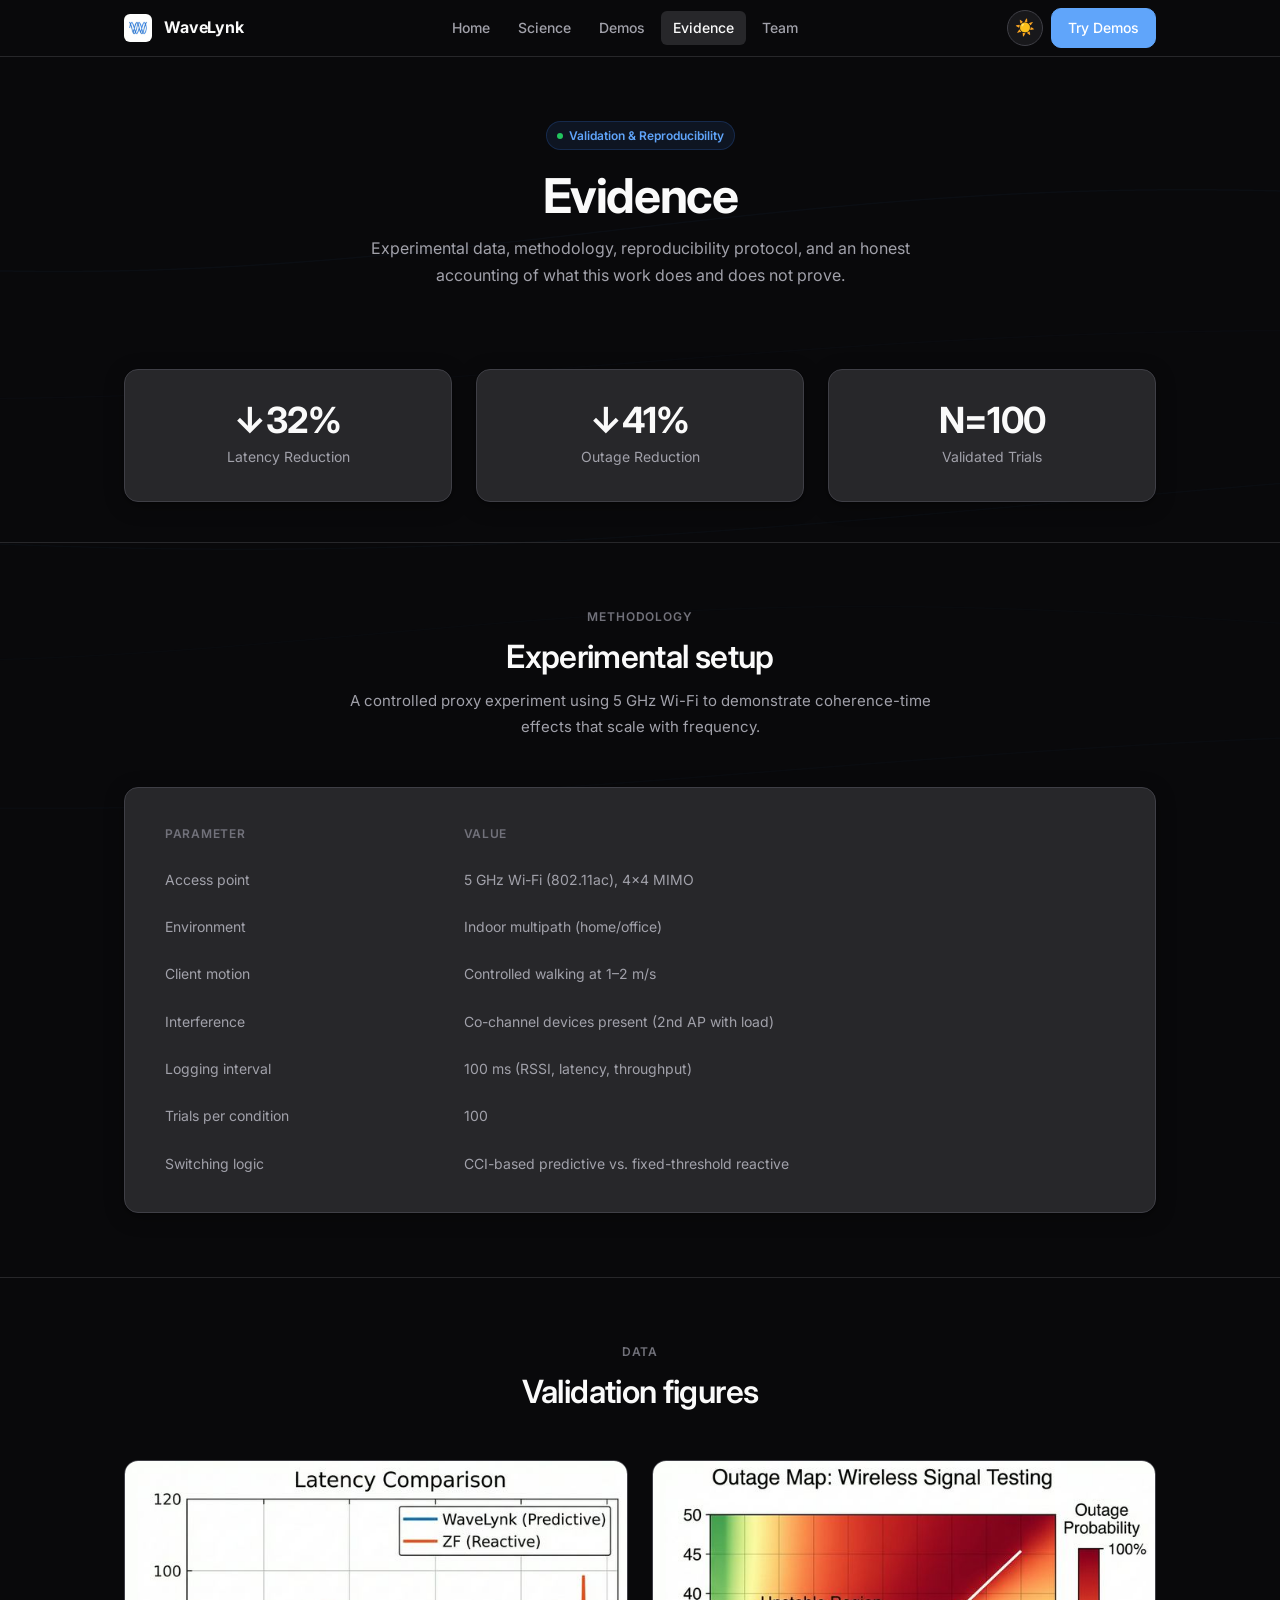
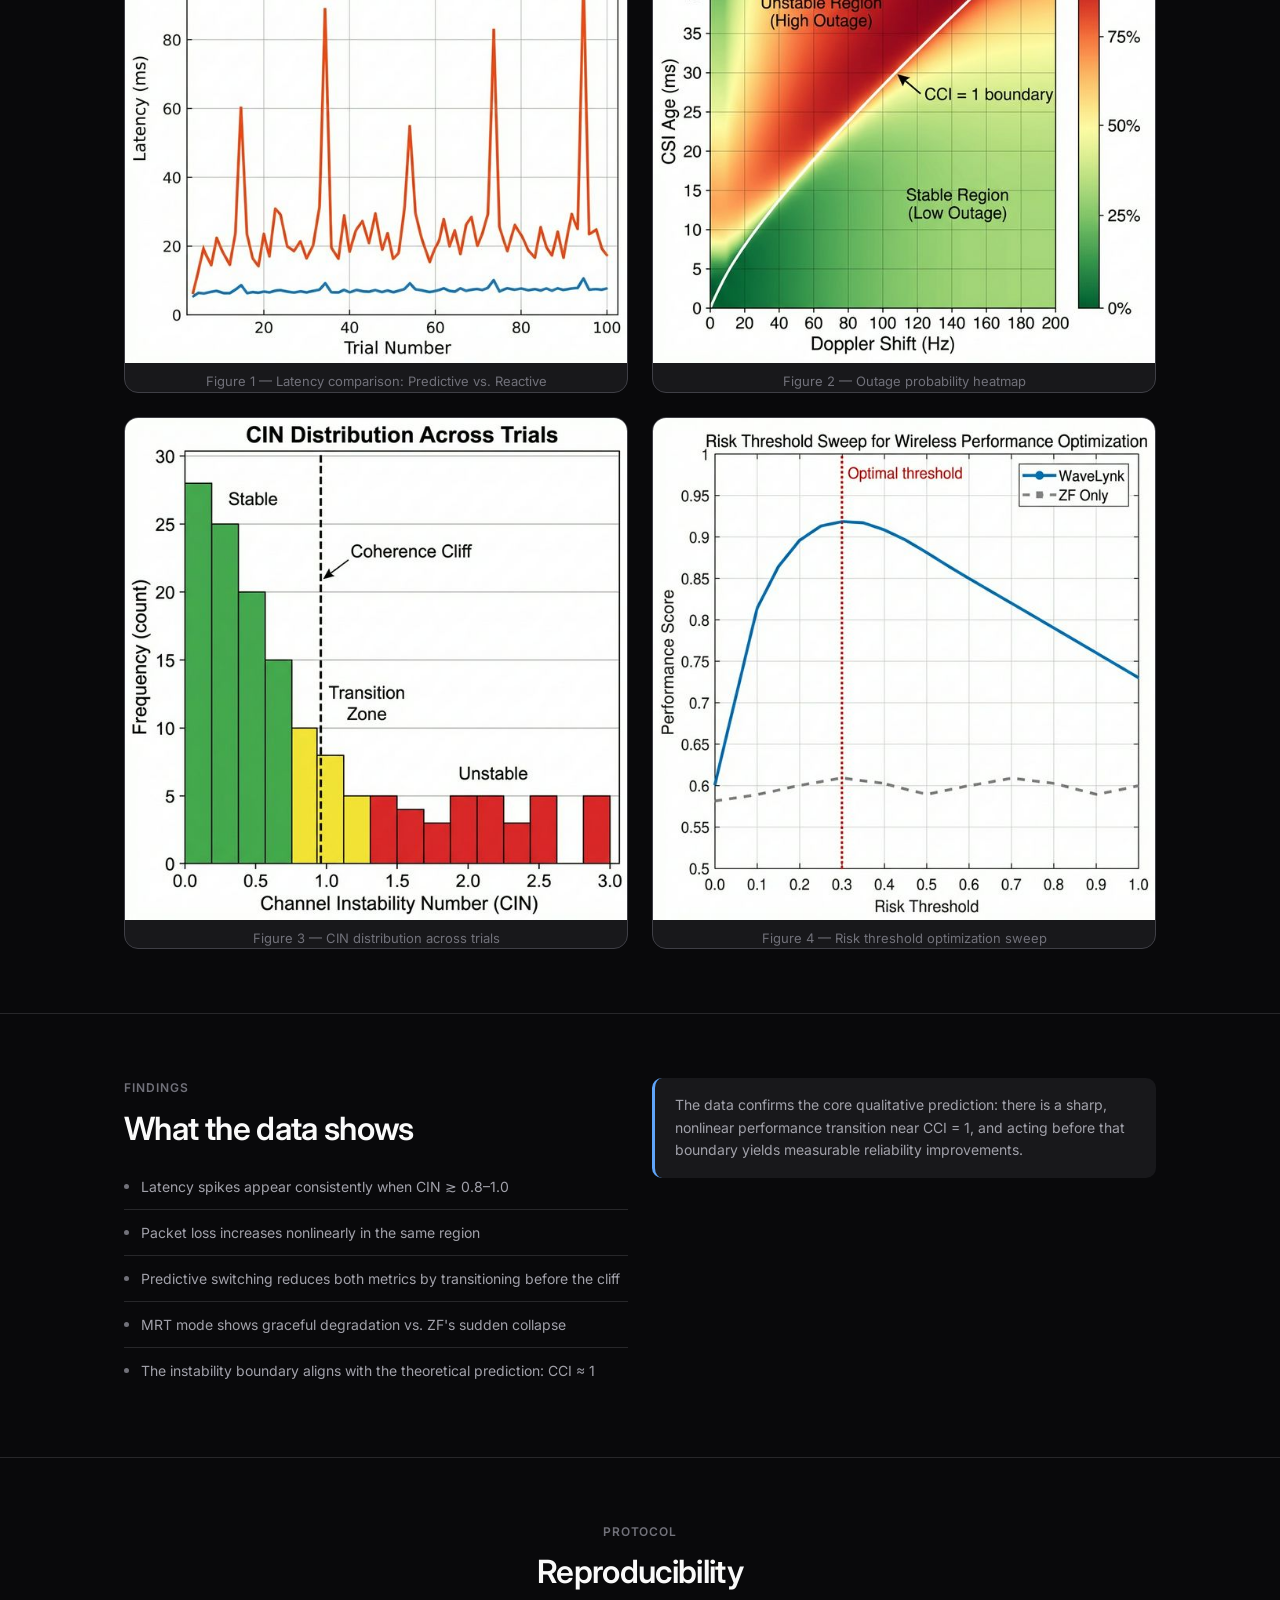
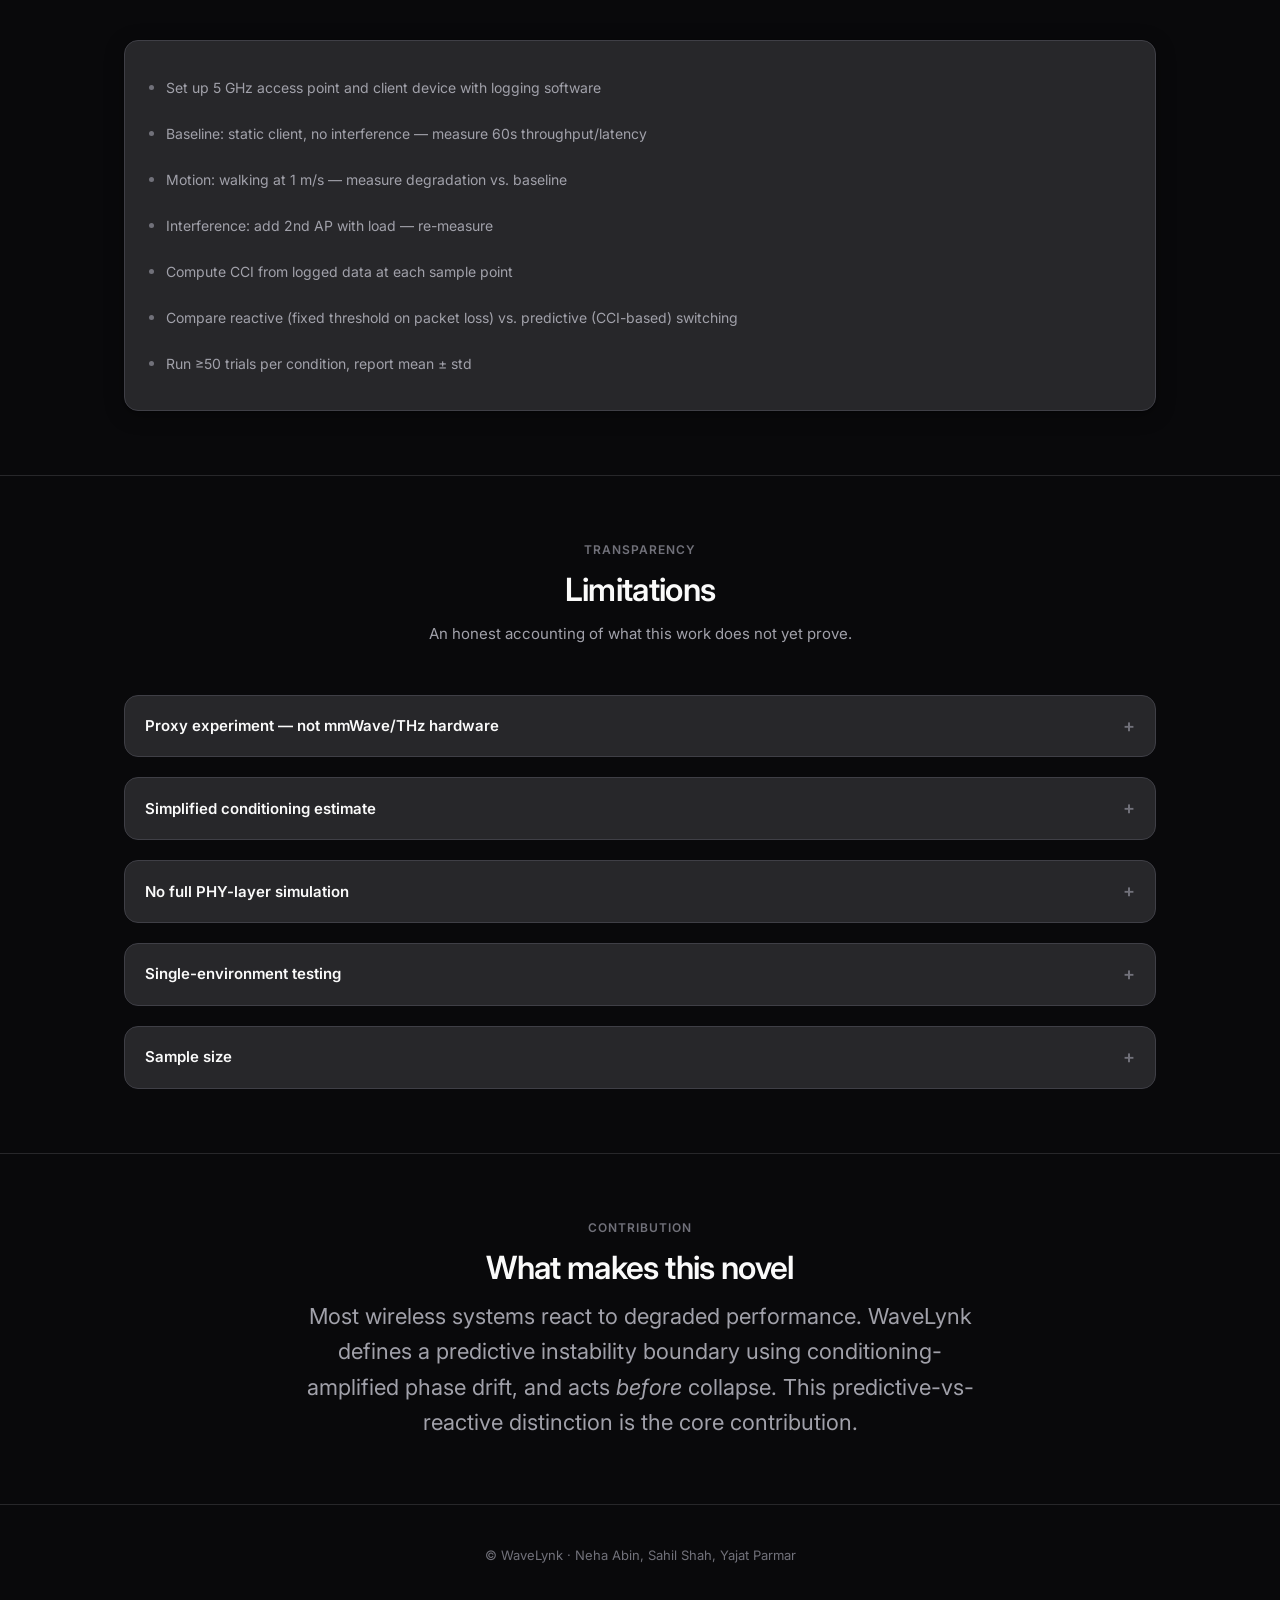
<file: evidence.html>
<!doctype html>
<html lang="en" data-theme="dark">

<head>
    <meta charset="utf-8" />
    <meta name="viewport" content="width=device-width,initial-scale=1" />
    <title>WaveLynk — Evidence & Validation</title>
    <meta name="description" content="Experimental data, validation methodology, and limitations of WaveLynk." />
    <link rel="icon" type="image/png" href="images/logo.png" />
    <link rel="stylesheet" href="styles.css" />
</head>

<body>

    <canvas id="wave-canvas"></canvas>

    <header>
        <div class="wrap">
            <nav>
                <a class="brand" href="index.html">
                    <img src="images/logo.png" alt="WaveLynk" class="logo-mark"
                        style="width:28px;height:28px;border-radius:6px;" />
                    WaveLynk
                </a>
                <button class="nav-toggle" aria-label="Menu"><span></span><span></span><span></span></button>
                <div class="nav-links">
                    <a href="index.html">Home</a>
                    <a href="science.html">Science</a>
                    <a href="demos.html">Demos</a>
                    <a href="evidence.html">Evidence</a>
                    <a href="team.html">Team</a>
                </div>
                <div class="nav-actions">
                    <button class="theme-toggle" aria-label="Toggle theme">
                        <span class="icon-sun">☀️</span><span class="icon-moon">🌙</span>
                    </button>
                    <a class="btn btn-primary" href="demos.html">Try Demos</a>
                </div>
            </nav>
        </div>
    </header>

    <main>

        <!-- Page Hero -->
        <section class="page-hero">
            <div class="wrap">
                <div class="badge reveal"><span class="dot dot-green"></span> Validation & Reproducibility</div>
                <h1 class="reveal" style="margin-top:var(--sp-5)">Evidence</h1>
                <p class="reveal">Experimental data, methodology, reproducibility protocol, and an honest accounting of
                    what this work does and does not prove.</p>
            </div>
        </section>


        <!-- Results Summary -->
        <section class="section-sm reveal">
            <div class="wrap">
                <div class="grid grid-3 stagger">
                    <div class="card reveal">
                        <div class="stat">
                            <div class="stat-value"><span data-counter="32" data-prefix="↓" data-suffix="%">↓0%</span>
                            </div>
                            <div class="stat-label">Latency Reduction</div>
                        </div>
                    </div>
                    <div class="card reveal">
                        <div class="stat">
                            <div class="stat-value"><span data-counter="41" data-prefix="↓" data-suffix="%">↓0%</span>
                            </div>
                            <div class="stat-label">Outage Reduction</div>
                        </div>
                    </div>
                    <div class="card reveal">
                        <div class="stat">
                            <div class="stat-value">N=100</div>
                            <div class="stat-label">Validated Trials</div>
                        </div>
                    </div>
                </div>
            </div>
        </section>

        <hr class="divider" />


        <!-- Experimental Setup -->
        <section class="section reveal">
            <div class="wrap">
                <div class="section-header">
                    <div class="label-text">Methodology</div>
                    <h2 style="margin-top:var(--sp-3)">Experimental setup</h2>
                    <p>A controlled proxy experiment using 5 GHz Wi-Fi to demonstrate coherence-time effects that scale
                        with frequency.</p>
                </div>

                <div class="card reveal">
                    <div class="card-body">
                        <table class="data-table">
                            <thead>
                                <tr>
                                    <th>Parameter</th>
                                    <th>Value</th>
                                </tr>
                            </thead>
                            <tbody>
                                <tr>
                                    <td>Access point</td>
                                    <td>5 GHz Wi-Fi (802.11ac), 4×4 MIMO</td>
                                </tr>
                                <tr>
                                    <td>Environment</td>
                                    <td>Indoor multipath (home/office)</td>
                                </tr>
                                <tr>
                                    <td>Client motion</td>
                                    <td>Controlled walking at 1–2 m/s</td>
                                </tr>
                                <tr>
                                    <td>Interference</td>
                                    <td>Co-channel devices present (2nd AP with load)</td>
                                </tr>
                                <tr>
                                    <td>Logging interval</td>
                                    <td>100 ms (RSSI, latency, throughput)</td>
                                </tr>
                                <tr>
                                    <td>Trials per condition</td>
                                    <td>100</td>
                                </tr>
                                <tr>
                                    <td>Switching logic</td>
                                    <td>CCI-based predictive vs. fixed-threshold reactive</td>
                                </tr>
                            </tbody>
                        </table>
                    </div>
                </div>
            </div>
        </section>

        <hr class="divider" />


        <!-- Validation Figures -->
        <section class="section reveal">
            <div class="wrap">
                <div class="section-header">
                    <div class="label-text">Data</div>
                    <h2 style="margin-top:var(--sp-3)">Validation figures</h2>
                </div>

                <div class="grid grid-2 stagger">
                    <figure class="img-frame reveal">
                        <img src="images/latency_comparison.png" alt="Latency comparison" loading="lazy" />
                        <figcaption
                            style="text-align:center;font-size:13px;color:var(--text-muted);margin-top:var(--sp-2);">
                            Figure 1 — Latency comparison: Predictive vs. Reactive</figcaption>
                    </figure>
                    <figure class="img-frame reveal">
                        <img src="images/outage_map.png" alt="Outage map" loading="lazy" />
                        <figcaption
                            style="text-align:center;font-size:13px;color:var(--text-muted);margin-top:var(--sp-2);">
                            Figure 2 — Outage probability heatmap</figcaption>
                    </figure>
                    <figure class="img-frame reveal">
                        <img src="images/cin_distribution.png" alt="CIN distribution" loading="lazy" />
                        <figcaption
                            style="text-align:center;font-size:13px;color:var(--text-muted);margin-top:var(--sp-2);">
                            Figure 3 — CIN distribution across trials</figcaption>
                    </figure>
                    <figure class="img-frame reveal">
                        <img src="images/risk_threshold_sweep.png" alt="Risk threshold sweep" loading="lazy" />
                        <figcaption
                            style="text-align:center;font-size:13px;color:var(--text-muted);margin-top:var(--sp-2);">
                            Figure 4 — Risk threshold optimization sweep</figcaption>
                    </figure>
                </div>
            </div>
        </section>

        <hr class="divider" />


        <!-- What the Data Shows -->
        <section class="section reveal">
            <div class="wrap">
                <div class="grid grid-2 stagger">
                    <div class="reveal">
                        <div class="label-text">Findings</div>
                        <h2 style="margin-top:var(--sp-3)">What the data shows</h2>
                        <ul class="clean-list" style="margin-top:var(--sp-4);">
                            <li>Latency spikes appear consistently when CIN ≳ 0.8–1.0</li>
                            <li>Packet loss increases nonlinearly in the same region</li>
                            <li>Predictive switching reduces both metrics by transitioning before the cliff</li>
                            <li>MRT mode shows graceful degradation vs. ZF's sudden collapse</li>
                            <li>The instability boundary aligns with the theoretical prediction: CCI ≈ 1</li>
                        </ul>
                    </div>
                    <div class="reveal">
                        <div class="callout">
                            The data confirms the core qualitative prediction: there is a sharp, nonlinear performance
                            transition near CCI = 1, and acting before that boundary yields measurable reliability
                            improvements.
                        </div>
                    </div>
                </div>
            </div>
        </section>

        <hr class="divider" />


        <!-- Reproducibility -->
        <section class="section reveal">
            <div class="wrap">
                <div class="section-header">
                    <div class="label-text">Protocol</div>
                    <h2 style="margin-top:var(--sp-3)">Reproducibility</h2>
                </div>

                <div class="card reveal">
                    <div class="card-body">
                        <ol class="clean-list" style="counter-reset:step;">
                            <li>Set up 5 GHz access point and client device with logging software</li>
                            <li>Baseline: static client, no interference — measure 60s throughput/latency</li>
                            <li>Motion: walking at 1 m/s — measure degradation vs. baseline</li>
                            <li>Interference: add 2nd AP with load — re-measure</li>
                            <li>Compute CCI from logged data at each sample point</li>
                            <li>Compare reactive (fixed threshold on packet loss) vs. predictive (CCI-based) switching
                            </li>
                            <li>Run ≥50 trials per condition, report mean ± std</li>
                        </ol>
                    </div>
                </div>
            </div>
        </section>

        <hr class="divider" />


        <!-- Limitations -->
        <section class="section reveal">
            <div class="wrap">
                <div class="section-header">
                    <div class="label-text">Transparency</div>
                    <h2 style="margin-top:var(--sp-3)">Limitations</h2>
                    <p>An honest accounting of what this work does not yet prove.</p>
                </div>

                <div class="flex-col stagger" style="gap:var(--sp-3);">
                    <details class="accordion reveal">
                        <summary>Proxy experiment — not mmWave/THz hardware</summary>
                        <div class="accordion-body">
                            <p>All experiments use 5 GHz Wi-Fi. The underlying physics (Doppler, coherence time,
                                conditioning) scales with frequency, but direct validation at 28+ GHz has not been
                                performed.</p>
                        </div>
                    </details>

                    <details class="accordion reveal">
                        <summary>Simplified conditioning estimate</summary>
                        <div class="accordion-body">
                            <p>κ is estimated from RSSI variance, not computed from full MIMO channel matrices. A full
                                implementation would require access to raw CSI matrices at the PHY layer.</p>
                        </div>
                    </details>

                    <details class="accordion reveal">
                        <summary>No full PHY-layer simulation</summary>
                        <div class="accordion-body">
                            <p>The demos use physics-inspired mappings from CCI to performance metrics. They are not
                                bit-accurate link-level simulators.</p>
                        </div>
                    </details>

                    <details class="accordion reveal">
                        <summary>Single-environment testing</summary>
                        <div class="accordion-body">
                            <p>All experiments were conducted in one indoor environment. Outdoor and multi-floor
                                propagation have not been tested.</p>
                        </div>
                    </details>

                    <details class="accordion reveal">
                        <summary>Sample size</summary>
                        <div class="accordion-body">
                            <p>100 trials per condition. Larger studies with >1000 trials would strengthen statistical
                                confidence in the reported improvements.</p>
                        </div>
                    </details>
                </div>
            </div>
        </section>

        <hr class="divider" />


        <!-- Novelty -->
        <section class="section reveal">
            <div class="wrap-narrow" style="text-align:center;">
                <div class="label-text">Contribution</div>
                <h2 style="margin-top:var(--sp-3)">What makes this novel</h2>
                <p class="large-text">
                    Most wireless systems react to degraded performance. WaveLynk defines a predictive instability
                    boundary using conditioning-amplified phase drift, and acts <em>before</em> collapse. This
                    predictive-vs-reactive distinction is the core contribution.
                </p>
            </div>
        </section>

    </main>

    <footer>
        <div class="wrap">
            © WaveLynk · Neha Abin, Sahil Shah, Yajat Parmar
        </div>
    </footer>

    <script src="main.js"></script>
</body>

</html>
</file>
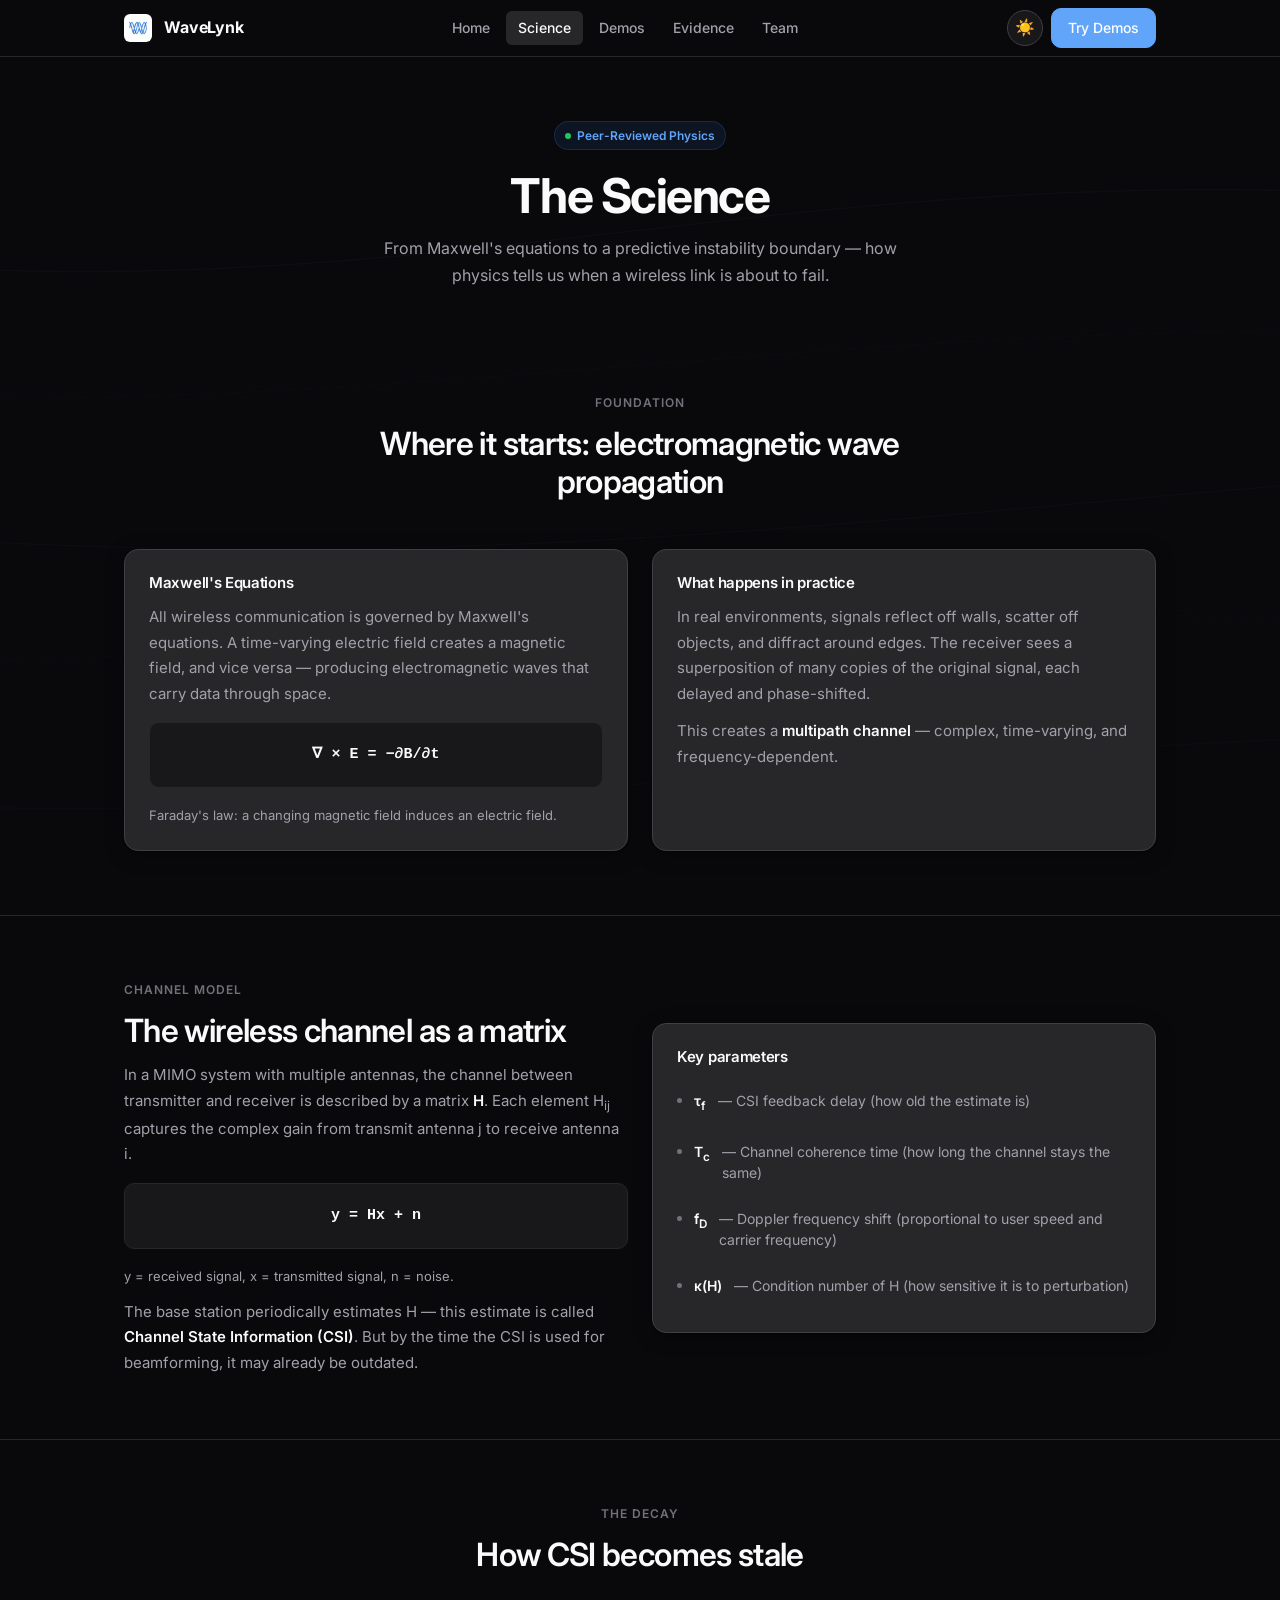
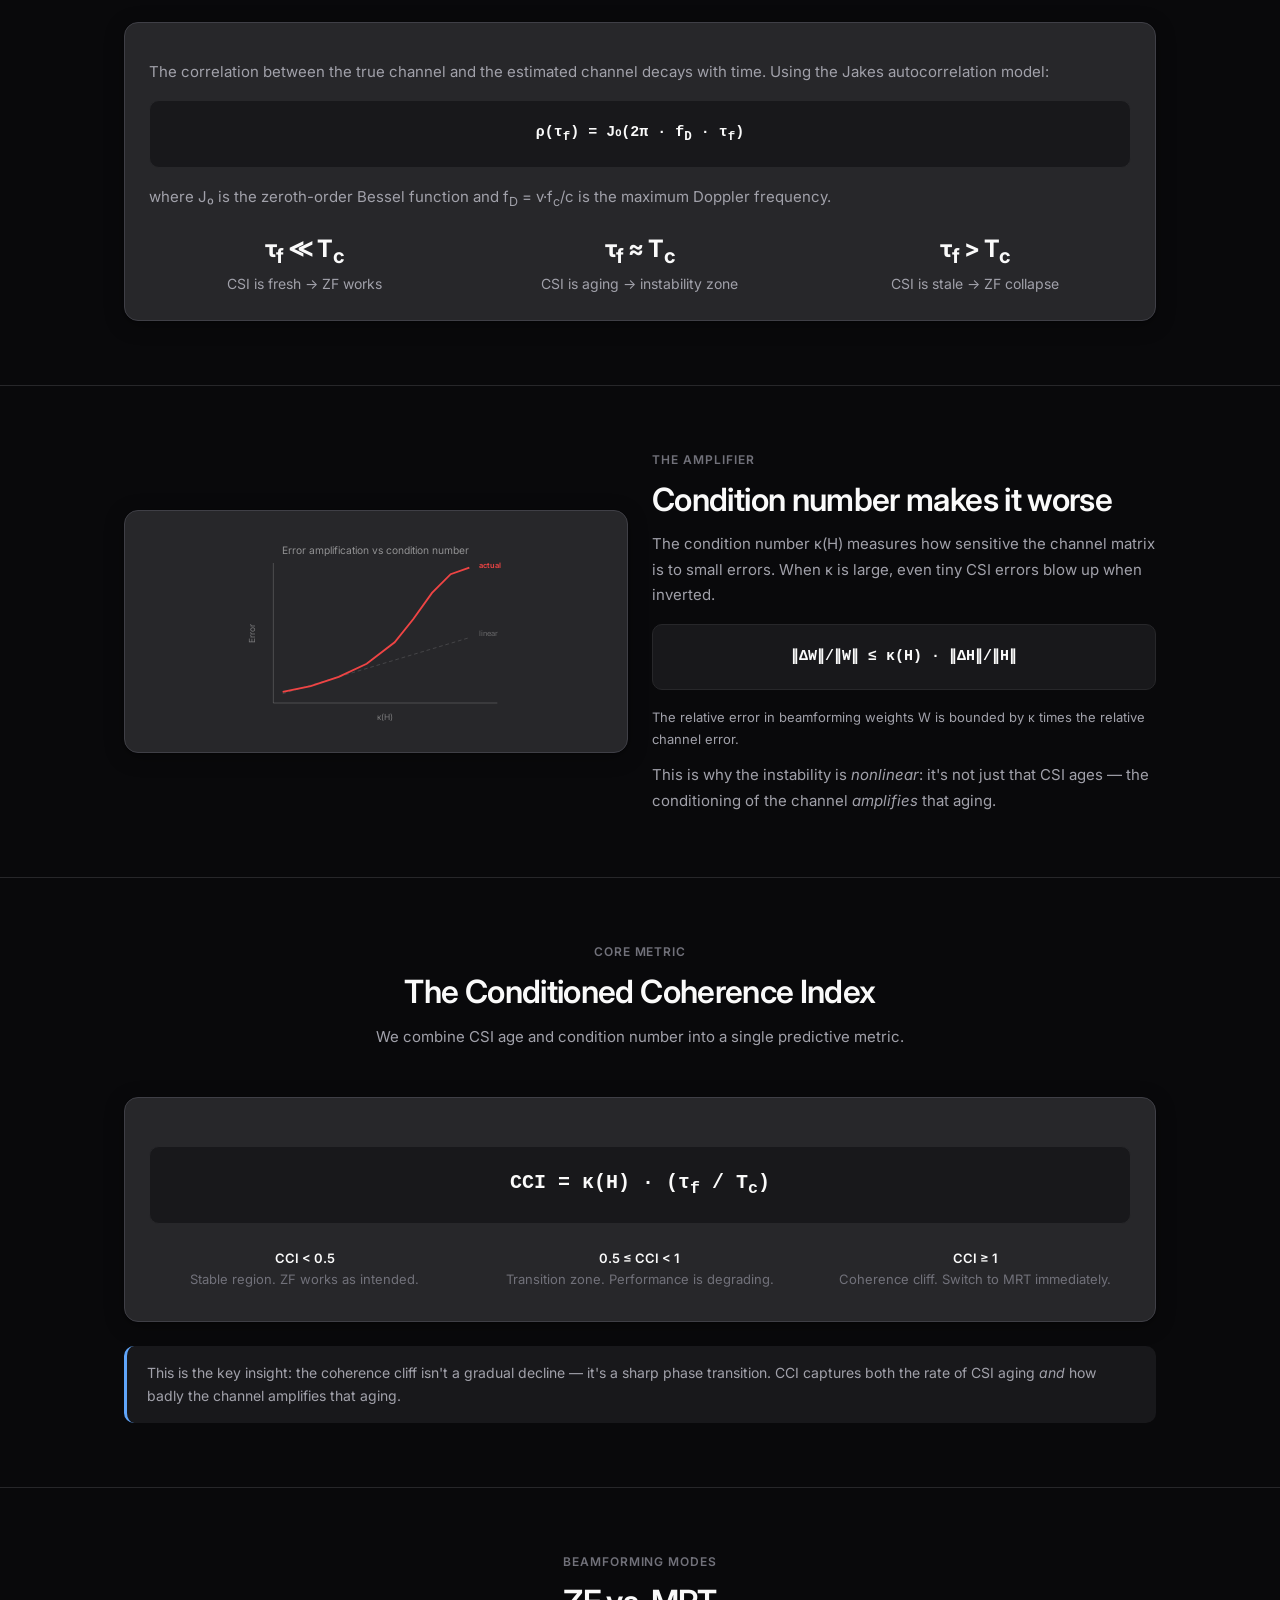
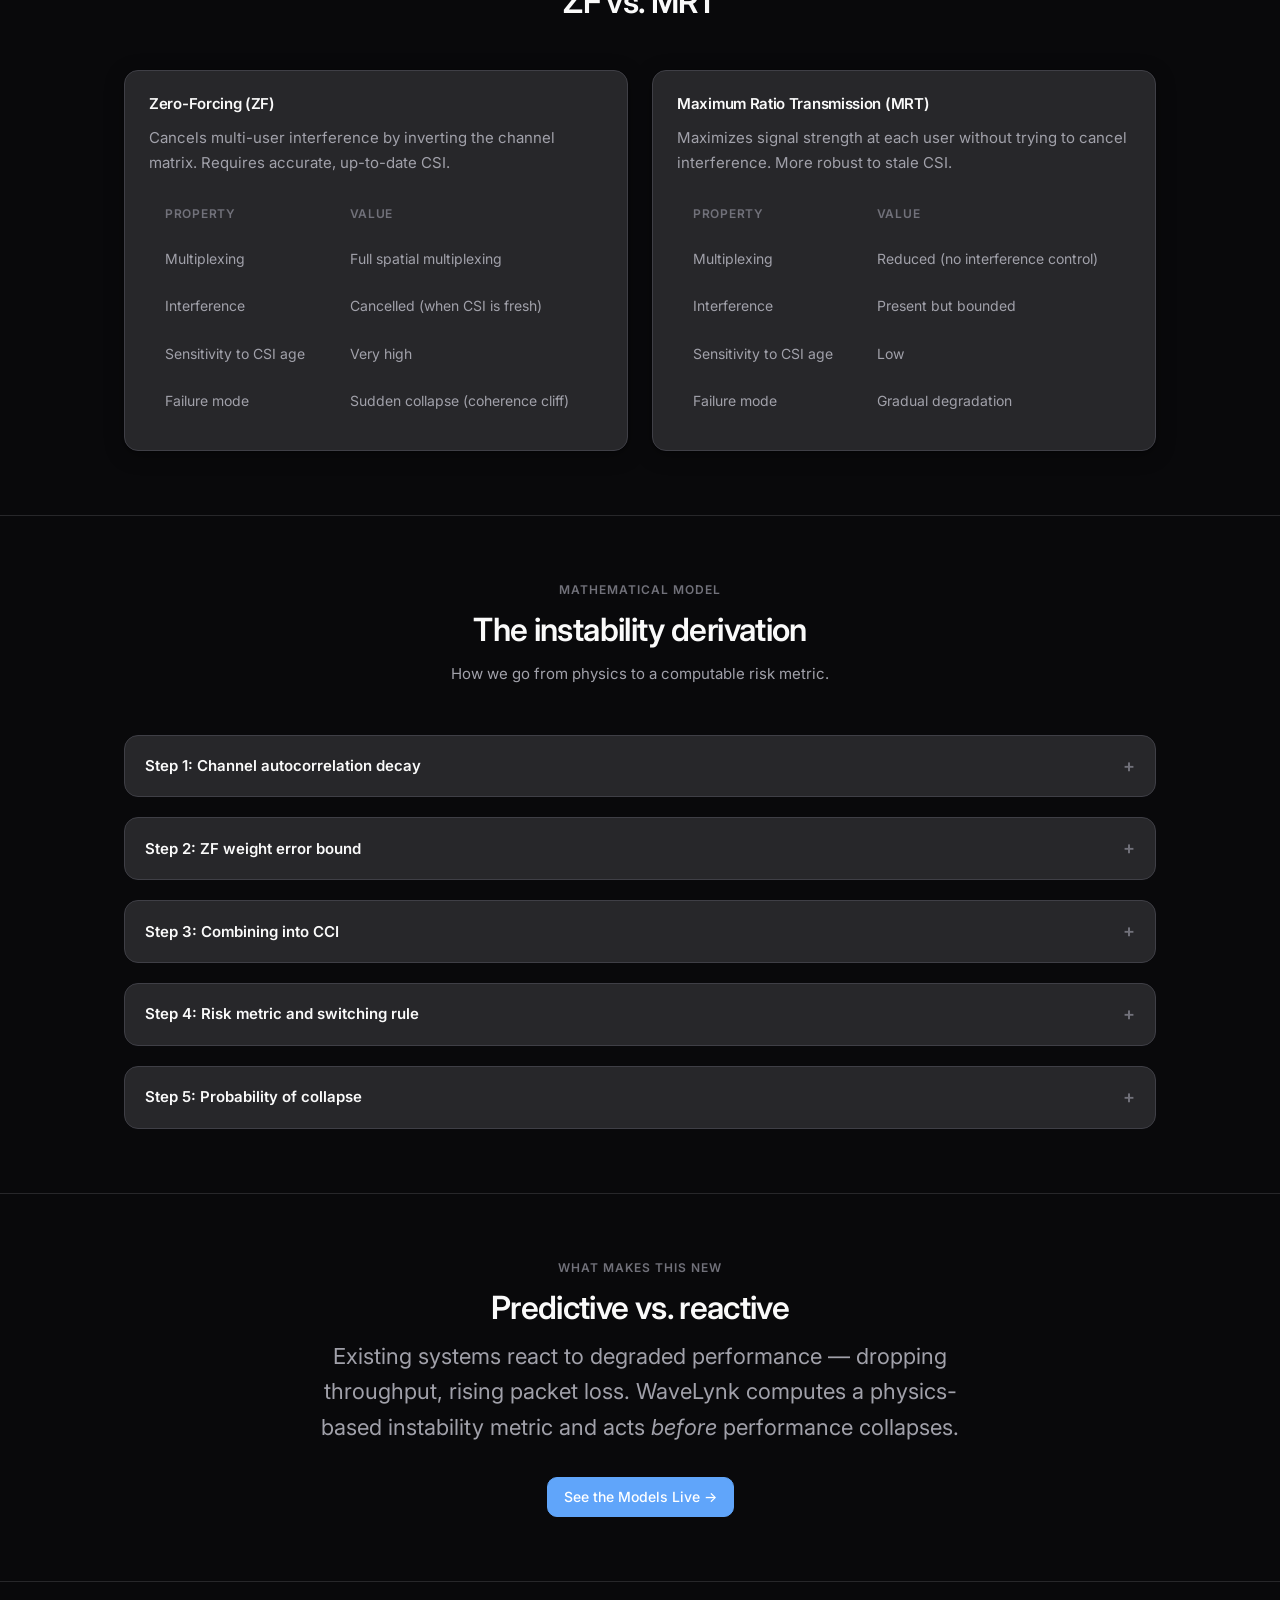
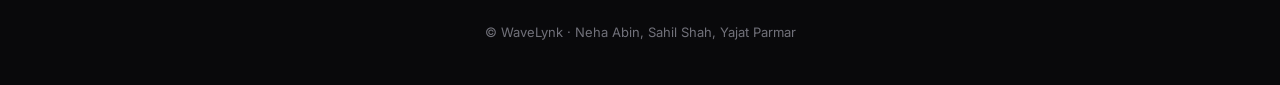
<file: science.html>
<!doctype html>
<html lang="en" data-theme="dark">

<head>
    <meta charset="utf-8" />
    <meta name="viewport" content="width=device-width,initial-scale=1" />
    <title>WaveLynk — The Science</title>
    <meta name="description"
        content="The physics and mathematics behind WaveLynk's predictive coherence cliff detection." />
    <link rel="icon" type="image/png" href="images/logo.png" />
    <link rel="stylesheet" href="styles.css" />
</head>

<body>

    <canvas id="wave-canvas"></canvas>

    <header>
        <div class="wrap">
            <nav>
                <a class="brand" href="index.html">
                    <img src="images/logo.png" alt="WaveLynk" class="logo-mark"
                        style="width:28px;height:28px;border-radius:6px;" />
                    WaveLynk
                </a>
                <button class="nav-toggle" aria-label="Menu"><span></span><span></span><span></span></button>
                <div class="nav-links">
                    <a href="index.html">Home</a>
                    <a href="science.html">Science</a>
                    <a href="demos.html">Demos</a>
                    <a href="evidence.html">Evidence</a>
                    <a href="team.html">Team</a>
                </div>
                <div class="nav-actions">
                    <button class="theme-toggle" aria-label="Toggle theme">
                        <span class="icon-sun">☀️</span><span class="icon-moon">🌙</span>
                    </button>
                    <a class="btn btn-primary" href="demos.html">Try Demos</a>
                </div>
            </nav>
        </div>
    </header>

    <main>

        <!-- Page Hero -->
        <section class="page-hero">
            <div class="wrap">
                <div class="badge reveal"><span class="dot dot-green"></span> Peer-Reviewed Physics</div>
                <h1 class="reveal" style="margin-top:var(--sp-5)">The Science</h1>
                <p class="reveal">From Maxwell's equations to a predictive instability boundary — how physics tells us
                    when a wireless link is about to fail.</p>
            </div>
        </section>


        <!-- Starting Point -->
        <section class="section reveal">
            <div class="wrap">
                <div class="section-header">
                    <div class="label-text">Foundation</div>
                    <h2 style="margin-top:var(--sp-3)">Where it starts: electromagnetic wave propagation</h2>
                </div>

                <div class="grid grid-2 stagger">
                    <div class="card reveal">
                        <div class="card-body">
                            <h4>Maxwell's Equations</h4>
                            <p>All wireless communication is governed by Maxwell's equations. A time-varying electric
                                field creates a magnetic field, and vice versa — producing electromagnetic waves that
                                carry data through space.</p>
                            <div class="equation" style="margin-top:var(--sp-4)">
                                ∇ × E = −∂B/∂t
                            </div>
                            <p style="font-size:13px;">Faraday's law: a changing magnetic field induces an electric
                                field.</p>
                        </div>
                    </div>
                    <div class="card reveal">
                        <div class="card-body">
                            <h4>What happens in practice</h4>
                            <p>In real environments, signals reflect off walls, scatter off objects, and diffract around
                                edges. The receiver sees a superposition of many copies of the original signal, each
                                delayed and phase-shifted.</p>
                            <p>This creates a <strong>multipath channel</strong> — complex, time-varying, and
                                frequency-dependent.</p>
                        </div>
                    </div>
                </div>
            </div>
        </section>

        <hr class="divider" />


        <!-- Channel Model -->
        <section class="section reveal">
            <div class="wrap">
                <div class="grid grid-2" style="align-items:center;">
                    <div class="reveal">
                        <div class="label-text">Channel Model</div>
                        <h2 style="margin-top:var(--sp-3)">The wireless channel as a matrix</h2>
                        <p>In a MIMO system with multiple antennas, the channel between transmitter and receiver is
                            described by a matrix <strong>H</strong>. Each element H<sub>ij</sub> captures the complex
                            gain from transmit antenna j to receive antenna i.</p>
                        <div class="equation" style="margin-top:var(--sp-4)">
                            y = Hx + n
                        </div>
                        <p style="font-size:13px;">y = received signal, x = transmitted signal, n = noise.</p>
                        <p>The base station periodically estimates H — this estimate is called <strong>Channel State
                                Information (CSI)</strong>. But by the time the CSI is used for beamforming, it may
                            already be outdated.</p>
                    </div>
                    <div class="reveal">
                        <div class="card">
                            <div class="card-body">
                                <h4>Key parameters</h4>
                                <ul class="clean-list" style="margin-top:var(--sp-3);">
                                    <li><strong>τ<sub>f</sub></strong> — CSI feedback delay (how old the estimate is)
                                    </li>
                                    <li><strong>T<sub>c</sub></strong> — Channel coherence time (how long the channel
                                        stays the same)</li>
                                    <li><strong>f<sub>D</sub></strong> — Doppler frequency shift (proportional to user
                                        speed and carrier frequency)</li>
                                    <li><strong>κ(H)</strong> — Condition number of H (how sensitive it is to
                                        perturbation)</li>
                                </ul>
                            </div>
                        </div>
                    </div>
                </div>
            </div>
        </section>

        <hr class="divider" />


        <!-- CSI Aging -->
        <section class="section reveal">
            <div class="wrap">
                <div class="section-header">
                    <div class="label-text">The Decay</div>
                    <h2 style="margin-top:var(--sp-3)">How CSI becomes stale</h2>
                </div>

                <div class="card reveal">
                    <div class="card-body">
                        <p>The correlation between the true channel and the estimated channel decays with time. Using
                            the Jakes autocorrelation model:</p>
                        <div class="equation" style="margin-top:var(--sp-4)">
                            ρ(τ<sub>f</sub>) = J₀(2π · f<sub>D</sub> · τ<sub>f</sub>)
                        </div>
                        <p>where J₀ is the zeroth-order Bessel function and f<sub>D</sub> = v·f<sub>c</sub>/c is the
                            maximum Doppler frequency.</p>

                        <div class="grid grid-3 stagger" style="margin-top:var(--sp-6)">
                            <div class="reveal" style="text-align:center;">
                                <div class="stat-value" style="font-size:24px;">τ<sub>f</sub> ≪ T<sub>c</sub></div>
                                <div class="stat-label" style="margin-top:var(--sp-2);">CSI is fresh → ZF works</div>
                            </div>
                            <div class="reveal" style="text-align:center;">
                                <div class="stat-value" style="font-size:24px;">τ<sub>f</sub> ≈ T<sub>c</sub></div>
                                <div class="stat-label" style="margin-top:var(--sp-2);">CSI is aging → instability zone
                                </div>
                            </div>
                            <div class="reveal" style="text-align:center;">
                                <div class="stat-value" style="font-size:24px;">τ<sub>f</sub> > T<sub>c</sub></div>
                                <div class="stat-label" style="margin-top:var(--sp-2);">CSI is stale → ZF collapse</div>
                            </div>
                        </div>
                    </div>
                </div>
            </div>
        </section>

        <hr class="divider" />


        <!-- Condition Number Amplification -->
        <section class="section reveal">
            <div class="wrap">
                <div class="grid grid-2" style="align-items:center;">
                    <div class="reveal">
                        <div class="card">
                            <div class="card-body" style="text-align:center;">
                                <svg viewBox="0 0 300 200" style="width:100%;max-width:280px;margin:0 auto;"
                                    aria-label="Conditioning amplification">
                                    <text x="150" y="20" text-anchor="middle" fill="currentColor" font-size="11"
                                        opacity=".5">Error amplification vs condition number</text>
                                    <!-- Axes -->
                                    <line x1="40" y1="180" x2="280" y2="180" stroke="currentColor" stroke-opacity=".2"
                                        stroke-width="1" />
                                    <line x1="40" y1="180" x2="40" y2="30" stroke="currentColor" stroke-opacity=".2"
                                        stroke-width="1" />
                                    <text x="160" y="198" text-anchor="middle" fill="currentColor" font-size="9"
                                        opacity=".4">κ(H)</text>
                                    <text x="20" y="105" text-anchor="middle" fill="currentColor" font-size="9"
                                        opacity=".4" transform="rotate(-90 20 105)">Error</text>
                                    <!-- Linear refs -->
                                    <polyline points="50,170 100,155 150,140 200,125 250,110" fill="none"
                                        stroke="currentColor" stroke-opacity=".15" stroke-width="1"
                                        stroke-dasharray="4,3" />
                                    <text x="260" y="108" fill="currentColor" font-size="8" opacity=".3">linear</text>
                                    <!-- Exponential curve -->
                                    <polyline points="50,168 80,162 110,152 140,138 170,115 190,90 210,62 230,42 250,35"
                                        fill="none" stroke="#ef4444" stroke-width="2" />
                                    <text x="260" y="35" fill="#ef4444" font-size="8" font-weight="600">actual</text>
                                </svg>
                            </div>
                        </div>
                    </div>
                    <div class="reveal">
                        <div class="label-text">The Amplifier</div>
                        <h2 style="margin-top:var(--sp-3)">Condition number makes it worse</h2>
                        <p>The condition number κ(H) measures how sensitive the channel matrix is to small errors. When
                            κ is large, even tiny CSI errors blow up when inverted.</p>
                        <div class="equation" style="margin-top:var(--sp-4)">
                            ‖ΔW‖/‖W‖ ≤ κ(H) · ‖ΔH‖/‖H‖
                        </div>
                        <p style="font-size:13px;">The relative error in beamforming weights W is bounded by κ times the
                            relative channel error.</p>
                        <p>This is why the instability is <em>nonlinear</em>: it's not just that CSI ages — the
                            conditioning of the channel <em>amplifies</em> that aging.</p>
                    </div>
                </div>
            </div>
        </section>

        <hr class="divider" />


        <!-- CCI Definition -->
        <section class="section reveal">
            <div class="wrap">
                <div class="section-header">
                    <div class="label-text">Core Metric</div>
                    <h2 style="margin-top:var(--sp-3)">The Conditioned Coherence Index</h2>
                    <p>We combine CSI age and condition number into a single predictive metric.</p>
                </div>

                <div class="card reveal">
                    <div class="card-body" style="text-align:center;padding:var(--sp-8)var(--sp-6);">
                        <div class="equation" style="font-size:20px;">
                            CCI = κ(H) · (τ<sub>f</sub> / T<sub>c</sub>)
                        </div>
                        <div class="grid grid-3 stagger" style="margin-top:var(--sp-6)">
                            <div class="reveal">
                                <div style="font-size:13px;color:var(--text-muted);line-height:1.6;">
                                    <strong style="color:var(--text);">CCI &lt; 0.5</strong><br />Stable region. ZF
                                    works as intended.
                                </div>
                            </div>
                            <div class="reveal">
                                <div style="font-size:13px;color:var(--text-muted);line-height:1.6;">
                                    <strong style="color:var(--text);">0.5 ≤ CCI &lt; 1</strong><br />Transition zone.
                                    Performance is degrading.
                                </div>
                            </div>
                            <div class="reveal">
                                <div style="font-size:13px;color:var(--text-muted);line-height:1.6;">
                                    <strong style="color:var(--text);">CCI ≥ 1</strong><br />Coherence cliff. Switch to
                                    MRT immediately.
                                </div>
                            </div>
                        </div>
                    </div>
                </div>

                <div class="callout reveal" style="margin-top:var(--sp-6);">
                    This is the key insight: the coherence cliff isn't a gradual decline — it's a sharp phase
                    transition. CCI captures both the rate of CSI aging <em>and</em> how badly the channel amplifies
                    that aging.
                </div>
            </div>
        </section>

        <hr class="divider" />


        <!-- ZF vs MRT -->
        <section class="section reveal">
            <div class="wrap">
                <div class="section-header">
                    <div class="label-text">Beamforming Modes</div>
                    <h2 style="margin-top:var(--sp-3)">ZF vs. MRT</h2>
                </div>

                <div class="grid grid-2 stagger">
                    <div class="card reveal">
                        <div class="card-body">
                            <h4>Zero-Forcing (ZF)</h4>
                            <p>Cancels multi-user interference by inverting the channel matrix. Requires accurate,
                                up-to-date CSI.</p>
                            <table class="data-table" style="margin-top:var(--sp-4);">
                                <tr>
                                    <th>Property</th>
                                    <th>Value</th>
                                </tr>
                                <tr>
                                    <td>Multiplexing</td>
                                    <td>Full spatial multiplexing</td>
                                </tr>
                                <tr>
                                    <td>Interference</td>
                                    <td>Cancelled (when CSI is fresh)</td>
                                </tr>
                                <tr>
                                    <td>Sensitivity to CSI age</td>
                                    <td>Very high</td>
                                </tr>
                                <tr>
                                    <td>Failure mode</td>
                                    <td>Sudden collapse (coherence cliff)</td>
                                </tr>
                            </table>
                        </div>
                    </div>
                    <div class="card reveal">
                        <div class="card-body">
                            <h4>Maximum Ratio Transmission (MRT)</h4>
                            <p>Maximizes signal strength at each user without trying to cancel interference. More robust
                                to stale CSI.</p>
                            <table class="data-table" style="margin-top:var(--sp-4);">
                                <tr>
                                    <th>Property</th>
                                    <th>Value</th>
                                </tr>
                                <tr>
                                    <td>Multiplexing</td>
                                    <td>Reduced (no interference control)</td>
                                </tr>
                                <tr>
                                    <td>Interference</td>
                                    <td>Present but bounded</td>
                                </tr>
                                <tr>
                                    <td>Sensitivity to CSI age</td>
                                    <td>Low</td>
                                </tr>
                                <tr>
                                    <td>Failure mode</td>
                                    <td>Gradual degradation</td>
                                </tr>
                            </table>
                        </div>
                    </div>
                </div>
            </div>
        </section>

        <hr class="divider" />


        <!-- Instability Model -->
        <section class="section reveal">
            <div class="wrap">
                <div class="section-header">
                    <div class="label-text">Mathematical Model</div>
                    <h2 style="margin-top:var(--sp-3)">The instability derivation</h2>
                    <p>How we go from physics to a computable risk metric.</p>
                </div>

                <div class="flex-col stagger" style="gap:var(--sp-3);">
                    <details class="accordion reveal">
                        <summary>Step 1: Channel autocorrelation decay</summary>
                        <div class="accordion-body">
                            <p>Using the Jakes model, channel correlation decays as:</p>
                            <div class="equation">ρ(τ) = J₀(2π·f<sub>D</sub>·τ)</div>
                            <p>For small arguments, this approximates as ρ ≈ 1 − (π·f<sub>D</sub>·τ)². The key
                                observation is that τ<sub>f</sub>/T<sub>c</sub> is a dimensionless ratio that controls
                                when this decay becomes significant.</p>
                        </div>
                    </details>

                    <details class="accordion reveal">
                        <summary>Step 2: ZF weight error bound</summary>
                        <div class="accordion-body">
                            <p>ZF weights are computed as W = H<sup>†</sup> (pseudo-inverse). The standard perturbation
                                bound gives:</p>
                            <div class="equation">‖ΔW‖/‖W‖ ≤ κ(H) · ‖ΔH‖/‖H‖ / (1 − κ(H)·‖ΔH‖/‖H‖)</div>
                            <p>This means the beamforming error grows super-linearly with κ. When κ·‖ΔH‖/‖H‖ approaches
                                1, the bound diverges — this is the coherence cliff.</p>
                        </div>
                    </details>

                    <details class="accordion reveal">
                        <summary>Step 3: Combining into CCI</summary>
                        <div class="accordion-body">
                            <p>The CSI error ‖ΔH‖/‖H‖ is proportional to 1−ρ(τ<sub>f</sub>), which scales as
                                (τ<sub>f</sub>/T<sub>c</sub>)². Multiplying by κ(H) gives the CCI:</p>
                            <div class="equation">CCI = κ(H) · τ<sub>f</sub> / T<sub>c</sub></div>
                            <p>CCI ≈ 1 marks the transition boundary. Below it, ZF is optimal. Above it, ZF is
                                destructive and MRT provides better performance.</p>
                        </div>
                    </details>

                    <details class="accordion reveal">
                        <summary>Step 4: Risk metric and switching rule</summary>
                        <div class="accordion-body">
                            <p>We define a risk metric:</p>
                            <div class="equation">Risk = 1 − e<sup>−CCI²</sup></div>
                            <p>This maps CCI onto [0, 1] with a sharp transition near CCI = 1. The switching rule is
                                simple: when Risk exceeds a threshold (default 0.3), switch from ZF to MRT. When Risk
                                drops back below the threshold, switch back.</p>
                        </div>
                    </details>

                    <details class="accordion reveal">
                        <summary>Step 5: Probability of collapse</summary>
                        <div class="accordion-body">
                            <p>Using the exponential model for error growth, the probability that ZF will produce
                                catastrophic interference is:</p>
                            <div class="equation">P<sub>collapse</sub> = 1 − e<sup>−(CCI/CCI<sub>crit</sub>)²</sup>
                            </div>
                            <p>where CCI<sub>crit</sub> ≈ 1 is the critical value. This gives a smooth but steep
                                transition — small changes in CCI near the cliff cause large changes in collapse
                                probability.</p>
                        </div>
                    </details>
                </div>
            </div>
        </section>

        <hr class="divider" />


        <!-- Novelty -->
        <section class="section reveal">
            <div class="wrap-narrow" style="text-align:center;">
                <div class="label-text">What makes this new</div>
                <h2 style="margin-top:var(--sp-3)">Predictive vs. reactive</h2>
                <p class="large-text">
                    Existing systems react to degraded performance — dropping throughput, rising packet loss.
                    WaveLynk computes a physics-based instability metric and acts <em>before</em> performance collapses.
                </p>
                <div class="btn-group" style="justify-content:center;margin-top:var(--sp-8);">
                    <a class="btn btn-primary" href="demos.html">See the Models Live →</a>
                </div>
            </div>
        </section>

    </main>

    <footer>
        <div class="wrap">
            © WaveLynk · Neha Abin, Sahil Shah, Yajat Parmar
        </div>
    </footer>

    <script src="main.js"></script>
</body>

</html>
</file>
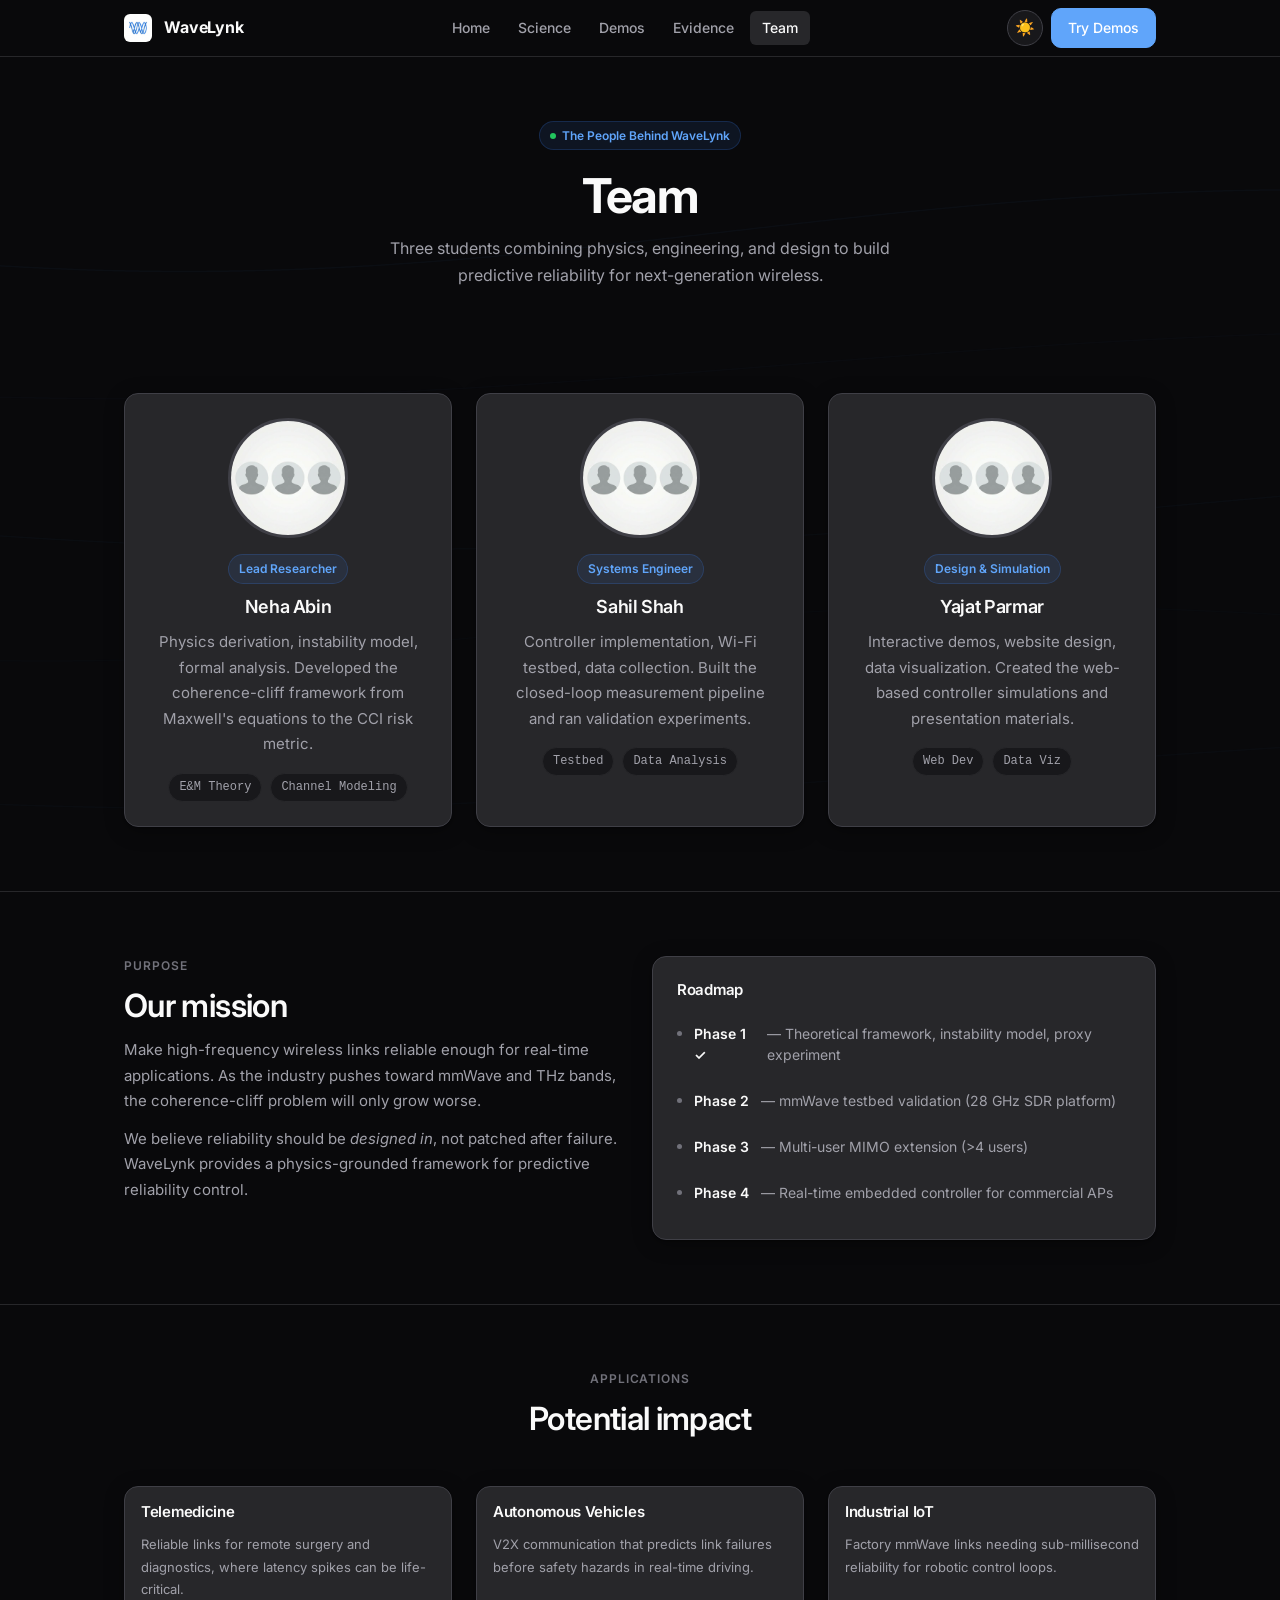
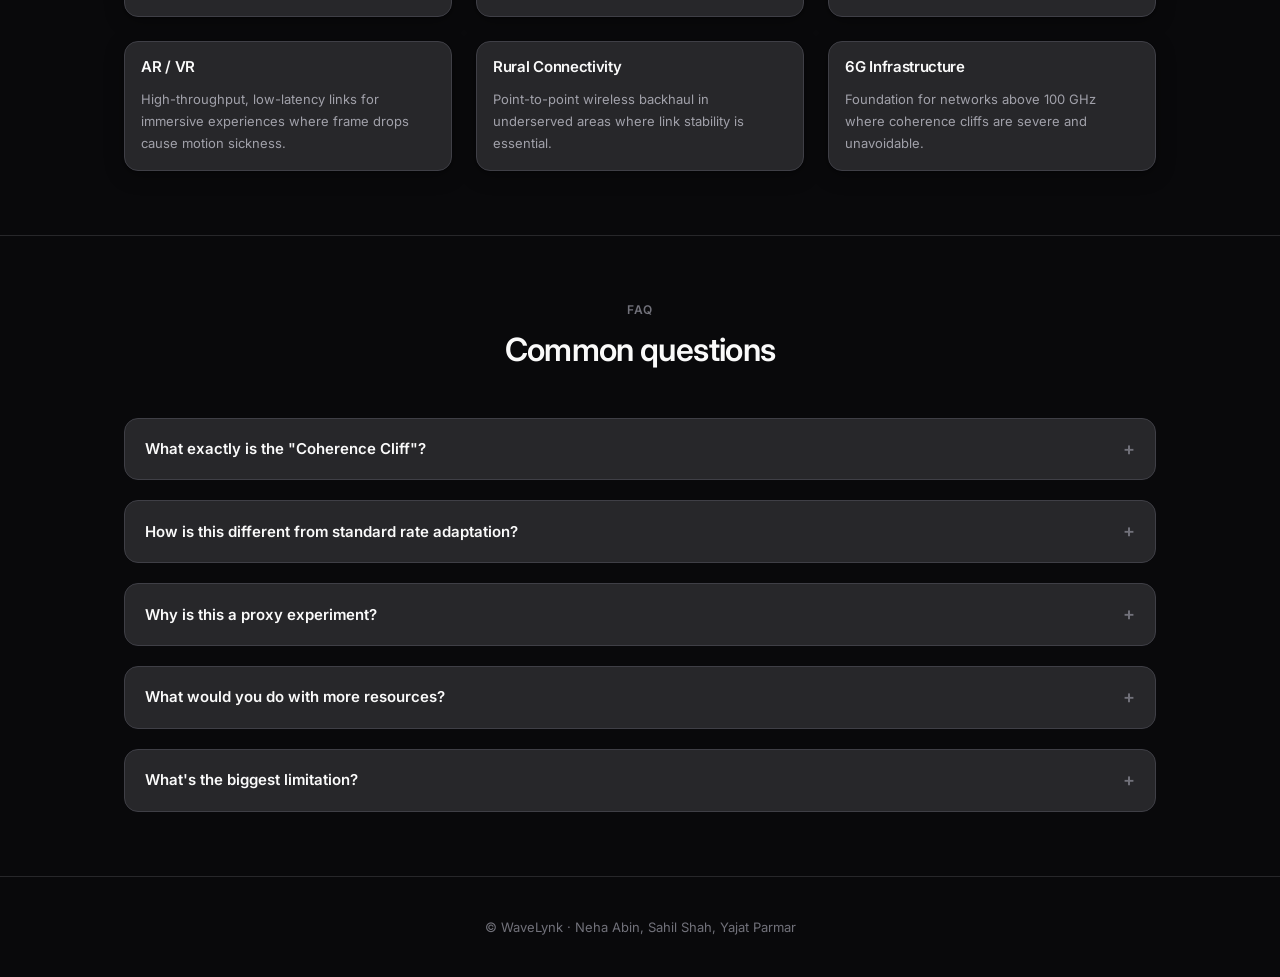
<file: team.html>
<!doctype html>
<html lang="en" data-theme="dark">

<head>
    <meta charset="utf-8" />
    <meta name="viewport" content="width=device-width,initial-scale=1" />
    <title>WaveLynk — Team</title>
    <meta name="description" content="Meet the WaveLynk team, our mission, roadmap, and potential impact." />
    <link rel="icon" type="image/png" href="images/logo.png" />
    <link rel="stylesheet" href="styles.css" />
</head>

<body>

    <canvas id="wave-canvas"></canvas>

    <header>
        <div class="wrap">
            <nav>
                <a class="brand" href="index.html">
                    <img src="images/logo.png" alt="WaveLynk" class="logo-mark"
                        style="width:28px;height:28px;border-radius:6px;" />
                    WaveLynk
                </a>
                <button class="nav-toggle" aria-label="Menu"><span></span><span></span><span></span></button>
                <div class="nav-links">
                    <a href="index.html">Home</a>
                    <a href="science.html">Science</a>
                    <a href="demos.html">Demos</a>
                    <a href="evidence.html">Evidence</a>
                    <a href="team.html">Team</a>
                </div>
                <div class="nav-actions">
                    <button class="theme-toggle" aria-label="Toggle theme">
                        <span class="icon-sun">☀️</span><span class="icon-moon">🌙</span>
                    </button>
                    <a class="btn btn-primary" href="demos.html">Try Demos</a>
                </div>
            </nav>
        </div>
    </header>

    <main>

        <!-- Page Hero -->
        <section class="page-hero">
            <div class="wrap">
                <div class="badge reveal"><span class="dot dot-green"></span> The People Behind WaveLynk</div>
                <h1 class="reveal" style="margin-top:var(--sp-5)">Team</h1>
                <p class="reveal">Three students combining physics, engineering, and design to build predictive
                    reliability for next-generation wireless.</p>
            </div>
        </section>


        <!-- Team Profiles -->
        <section class="section reveal">
            <div class="wrap">
                <div class="grid grid-3 stagger">
                    <div class="card reveal">
                        <div class="card-body" style="text-align:center;">
                            <img src="images/neha.png" alt="Neha Abin"
                                style="width:120px;height:120px;border-radius:50%;object-fit:cover;margin:0 auto var(--sp-4);display:block;border:3px solid var(--border);" />
                            <div class="badge" style="margin-bottom:var(--sp-3);">Lead Researcher</div>
                            <h3>Neha Abin</h3>
                            <p>Physics derivation, instability model, formal analysis. Developed the coherence-cliff
                                framework from Maxwell's equations to the CCI risk metric.</p>
                            <div class="flex" style="margin-top:var(--sp-4);gap:var(--sp-2);justify-content:center;">
                                <span class="status-chip">E&M Theory</span>
                                <span class="status-chip">Channel Modeling</span>
                            </div>
                        </div>
                    </div>

                    <div class="card reveal">
                        <div class="card-body" style="text-align:center;">
                            <img src="images/sahil.png" alt="Sahil Shah"
                                style="width:120px;height:120px;border-radius:50%;object-fit:cover;margin:0 auto var(--sp-4);display:block;border:3px solid var(--border);" />
                            <div class="badge" style="margin-bottom:var(--sp-3);">Systems Engineer</div>
                            <h3>Sahil Shah</h3>
                            <p>Controller implementation, Wi-Fi testbed, data collection. Built the closed-loop
                                measurement pipeline and ran validation experiments.</p>
                            <div class="flex" style="margin-top:var(--sp-4);gap:var(--sp-2);justify-content:center;">
                                <span class="status-chip">Testbed</span>
                                <span class="status-chip">Data Analysis</span>
                            </div>
                        </div>
                    </div>

                    <div class="card reveal">
                        <div class="card-body" style="text-align:center;">
                            <img src="images/yajat.png" alt="Yajat Parmar"
                                style="width:120px;height:120px;border-radius:50%;object-fit:cover;margin:0 auto var(--sp-4);display:block;border:3px solid var(--border);" />
                            <div class="badge" style="margin-bottom:var(--sp-3);">Design & Simulation</div>
                            <h3>Yajat Parmar</h3>
                            <p>Interactive demos, website design, data visualization. Created the web-based controller
                                simulations and presentation materials.</p>
                            <div class="flex" style="margin-top:var(--sp-4);gap:var(--sp-2);justify-content:center;">
                                <span class="status-chip">Web Dev</span>
                                <span class="status-chip">Data Viz</span>
                            </div>
                        </div>
                    </div>
                </div>
            </div>
        </section>

        <hr class="divider" />


        <!-- Mission -->
        <section class="section reveal">
            <div class="wrap">
                <div class="grid grid-2 stagger">
                    <div class="reveal">
                        <div class="label-text">Purpose</div>
                        <h2 style="margin-top:var(--sp-3)">Our mission</h2>
                        <p>Make high-frequency wireless links reliable enough for real-time applications. As the
                            industry pushes toward mmWave and THz bands, the coherence-cliff problem will only grow
                            worse.</p>
                        <p>We believe reliability should be <em>designed in</em>, not patched after failure. WaveLynk
                            provides a physics-grounded framework for predictive reliability control.</p>
                    </div>
                    <div class="card reveal">
                        <div class="card-body">
                            <h4>Roadmap</h4>
                            <ul class="clean-list" style="margin-top:var(--sp-3);">
                                <li><strong>Phase 1 ✓</strong> — Theoretical framework, instability model, proxy
                                    experiment</li>
                                <li><strong>Phase 2</strong> — mmWave testbed validation (28 GHz SDR platform)</li>
                                <li><strong>Phase 3</strong> — Multi-user MIMO extension (>4 users)</li>
                                <li><strong>Phase 4</strong> — Real-time embedded controller for commercial APs</li>
                            </ul>
                        </div>
                    </div>
                </div>
            </div>
        </section>

        <hr class="divider" />


        <!-- Impact -->
        <section class="section reveal">
            <div class="wrap">
                <div class="section-header">
                    <div class="label-text">Applications</div>
                    <h2 style="margin-top:var(--sp-3)">Potential impact</h2>
                </div>

                <div class="grid grid-3 stagger">
                    <div class="card reveal">
                        <div class="card-body-sm">
                            <h4>Telemedicine</h4>
                            <p style="font-size:13px;">Reliable links for remote surgery and diagnostics, where latency
                                spikes can be life-critical.</p>
                        </div>
                    </div>
                    <div class="card reveal">
                        <div class="card-body-sm">
                            <h4>Autonomous Vehicles</h4>
                            <p style="font-size:13px;">V2X communication that predicts link failures before safety
                                hazards in real-time driving.</p>
                        </div>
                    </div>
                    <div class="card reveal">
                        <div class="card-body-sm">
                            <h4>Industrial IoT</h4>
                            <p style="font-size:13px;">Factory mmWave links needing sub-millisecond reliability for
                                robotic control loops.</p>
                        </div>
                    </div>
                    <div class="card reveal">
                        <div class="card-body-sm">
                            <h4>AR / VR</h4>
                            <p style="font-size:13px;">High-throughput, low-latency links for immersive experiences
                                where frame drops cause motion sickness.</p>
                        </div>
                    </div>
                    <div class="card reveal">
                        <div class="card-body-sm">
                            <h4>Rural Connectivity</h4>
                            <p style="font-size:13px;">Point-to-point wireless backhaul in underserved areas where link
                                stability is essential.</p>
                        </div>
                    </div>
                    <div class="card reveal">
                        <div class="card-body-sm">
                            <h4>6G Infrastructure</h4>
                            <p style="font-size:13px;">Foundation for networks above 100 GHz where coherence cliffs are
                                severe and unavoidable.</p>
                        </div>
                    </div>
                </div>
            </div>
        </section>

        <hr class="divider" />


        <!-- FAQ -->
        <section class="section reveal">
            <div class="wrap">
                <div class="section-header">
                    <div class="label-text">FAQ</div>
                    <h2 style="margin-top:var(--sp-3)">Common questions</h2>
                </div>

                <div class="flex-col stagger" style="gap:var(--sp-3);">
                    <details class="accordion reveal">
                        <summary>What exactly is the "Coherence Cliff"?</summary>
                        <div class="accordion-body">
                            <p>A nonlinear instability transition in ZF beamforming that occurs when CSI age, amplified
                                by channel conditioning (κ), causes the inversion-based weights to become destructive.
                                The result is a sudden jump in interference, latency, and packet loss.</p>
                        </div>
                    </details>

                    <details class="accordion reveal">
                        <summary>How is this different from standard rate adaptation?</summary>
                        <div class="accordion-body">
                            <p>Standard rate adaptation reacts to <em>observed</em> degradation (low SNR, high loss).
                                WaveLynk uses a physics-based predictive metric (CCI) that detects when the system is
                                approaching the instability boundary <em>before</em> failure occurs.</p>
                        </div>
                    </details>

                    <details class="accordion reveal">
                        <summary>Why is this a proxy experiment?</summary>
                        <div class="accordion-body">
                            <p>mmWave/THz hardware was not available. The underlying physics (Doppler shift, coherence
                                time, channel conditioning) behaves identically — it scales with frequency. Our results
                                demonstrate the mechanism; mmWave validation would strengthen the case.</p>
                        </div>
                    </details>

                    <details class="accordion reveal">
                        <summary>What would you do with more resources?</summary>
                        <div class="accordion-body">
                            <p>Validate at 28 GHz with an SDR platform, use full channel matrix estimation for true κ,
                                test with >4 simultaneous users, run >1000 trials per condition, and integrate with
                                commercial AP firmware.</p>
                        </div>
                    </details>

                    <details class="accordion reveal">
                        <summary>What's the biggest limitation?</summary>
                        <div class="accordion-body">
                            <p>The proxy nature of the experiment. We demonstrate the mechanism at 5 GHz, not at
                                mmWave/THz frequencies where the coherence cliff is most severe. The physics scales, but
                                direct validation at higher frequencies is needed.</p>
                        </div>
                    </details>
                </div>
            </div>
        </section>

    </main>

    <footer>
        <div class="wrap">
            © WaveLynk · Neha Abin, Sahil Shah, Yajat Parmar
        </div>
    </footer>

    <script src="main.js"></script>
</body>

</html>
</file>
<file: styles.css>
/* ===================================================
   WaveLynk — Design System v3
   Professional simplicity · Light/Dark · Animated
   =================================================== */

@import url('https://fonts.googleapis.com/css2?family=Inter:wght@300;400;500;600;700;800&display=swap');

/* ─── Core Tokens (Dark default) ─── */
:root {
  /* Neutral palette */
  --gray-50: #fafafa;
  --gray-100: #f4f4f5;
  --gray-200: #e4e4e7;
  --gray-300: #d4d4d8;
  --gray-400: #a1a1aa;
  --gray-500: #71717a;
  --gray-600: #52525b;
  --gray-700: #3f3f46;
  --gray-800: #27272a;
  --gray-900: #18181b;
  --gray-950: #09090b;

  /* Brand accent — single restrained blue */
  --blue-500: #3b82f6;
  --blue-600: #2563eb;
  --blue-400: #60a5fa;

  /* Semantic */
  --green-500: #22c55e;
  --yellow-500: #eab308;
  --red-500: #ef4444;

  /* Spacing — 4px grid */
  --sp-1: 4px;
  --sp-2: 8px;
  --sp-3: 12px;
  --sp-4: 16px;
  --sp-5: 20px;
  --sp-6: 24px;
  --sp-8: 32px;
  --sp-10: 40px;
  --sp-12: 48px;
  --sp-16: 64px;
  --sp-20: 80px;
  --sp-24: 96px;

  /* Typography */
  --sans: 'Inter', -apple-system, BlinkMacSystemFont, 'Segoe UI', Roboto, sans-serif;
  --mono: 'SF Mono', ui-monospace, SFMono-Regular, Menlo, Consolas, monospace;

  /* Radius */
  --r-sm: 6px;
  --r-md: 10px;
  --r-lg: 14px;
  --r-xl: 18px;
  --r-full: 999px;

  /* Motion */
  --ease: cubic-bezier(.4, 0, .2, 1);
  --duration: .2s;
}

/* ─── Dark Theme (default) ─── */
:root,
[data-theme="dark"] {
  --bg: var(--gray-950);
  --bg-surface: var(--gray-900);
  --bg-card: var(--gray-800);
  --bg-hover: var(--gray-700);
  --border: var(--gray-700);
  --border-subtle: var(--gray-800);
  --text: var(--gray-50);
  --text-secondary: var(--gray-400);
  --text-muted: var(--gray-500);
  --accent: var(--blue-400);
  --shadow-card: 0 1px 3px rgba(0, 0, 0, .4), 0 4px 20px rgba(0, 0, 0, .3);
  color-scheme: dark;
}

/* ─── Light Theme ─── */
[data-theme="light"] {
  --bg: var(--gray-50);
  --bg-surface: #ffffff;
  --bg-card: #ffffff;
  --bg-hover: var(--gray-100);
  --border: var(--gray-200);
  --border-subtle: var(--gray-100);
  --text: var(--gray-900);
  --text-secondary: var(--gray-600);
  --text-muted: var(--gray-400);
  --accent: var(--blue-600);
  --shadow-card: 0 1px 3px rgba(0, 0, 0, .06), 0 4px 20px rgba(0, 0, 0, .04);
  color-scheme: light;
}


/* ─── Reset ─── */
*,
*::before,
*::after {
  box-sizing: border-box;
  margin: 0;
  padding: 0;
}

html {
  scroll-behavior: smooth;
  -webkit-font-smoothing: antialiased;
}

body {
  font-family: var(--sans);
  font-size: 15px;
  color: var(--text);
  background: var(--bg);
  overflow-x: hidden;
  line-height: 1.6;
  min-height: 100vh;
  transition: background .3s var(--ease), color .3s var(--ease);
}

::selection {
  background: rgba(59, 130, 246, .2);
  color: var(--text);
}

/* ─── Scrollbar ─── */
::-webkit-scrollbar {
  width: 6px;
}

::-webkit-scrollbar-track {
  background: transparent;
}

::-webkit-scrollbar-thumb {
  background: var(--gray-600);
  border-radius: var(--r-full);
}

::-webkit-scrollbar-thumb:hover {
  background: var(--gray-500);
}

[data-theme="light"] ::-webkit-scrollbar-thumb {
  background: var(--gray-300);
}


/* ─── Typography ─── */
a {
  color: inherit;
  text-decoration: none;
}

h1,
h2,
h3,
h4 {
  margin: 0;
  font-weight: 600;
  letter-spacing: -.02em;
  line-height: 1.2;
  color: var(--text);
}

h1 {
  font-size: clamp(28px, 4.5vw, 48px);
  font-weight: 700;
  letter-spacing: -.03em;
  line-height: 1.1;
}

h2 {
  font-size: clamp(22px, 3vw, 32px);
}

h3 {
  font-size: 18px;
}

h4 {
  font-size: 15px;
  font-weight: 600;
}

p {
  margin: var(--sp-3) 0 0;
  color: var(--text-secondary);
  line-height: 1.7;
}

strong {
  color: var(--text);
  font-weight: 600;
}

em {
  font-style: italic;
}

.label-text {
  font-size: 12px;
  font-weight: 600;
  text-transform: uppercase;
  letter-spacing: .08em;
  color: var(--text-muted);
}

.accent-text {
  color: var(--accent);
}

.large-text {
  font-size: clamp(18px, 2.5vw, 22px);
  color: var(--text-secondary);
  line-height: 1.6;
}

code,
.mono {
  font-family: var(--mono);
  font-size: 13px;
  background: var(--bg-card);
  padding: 2px 6px;
  border-radius: var(--r-sm);
  border: 1px solid var(--border-subtle);
}


/* ─── Layout ─── */
.wrap {
  max-width: 1080px;
  margin: 0 auto;
  padding: 0 var(--sp-6);
}

.wrap-narrow {
  max-width: 720px;
  margin: 0 auto;
  padding: 0 var(--sp-6);
}

.grid {
  display: grid;
  gap: var(--sp-6);
}

.grid-2 {
  grid-template-columns: 1fr 1fr;
}

.grid-3 {
  grid-template-columns: repeat(3, 1fr);
}

.grid-4 {
  grid-template-columns: repeat(4, 1fr);
}

.flex {
  display: flex;
  gap: var(--sp-4);
  align-items: center;
  flex-wrap: wrap;
}

.flex-col {
  display: flex;
  flex-direction: column;
}

@media (max-width: 768px) {

  .grid-2,
  .grid-3,
  .grid-4 {
    grid-template-columns: 1fr;
  }
}


/* ─── Header ─── */
header {
  position: sticky;
  top: 0;
  z-index: 100;
  background: var(--bg);
  border-bottom: 1px solid var(--border-subtle);
  transition: background .3s var(--ease), border-color .3s var(--ease);
}

nav {
  display: flex;
  align-items: center;
  justify-content: space-between;
  height: 56px;
  gap: var(--sp-4);
}

.brand {
  display: flex;
  align-items: center;
  gap: var(--sp-3);
  font-weight: 700;
  font-size: 16px;
  letter-spacing: -.01em;
  white-space: nowrap;
}

.logo-mark {
  width: 28px;
  height: 28px;
  border-radius: var(--r-sm);
  background: var(--accent);
  display: flex;
  align-items: center;
  justify-content: center;
  flex-shrink: 0;
}

.logo-mark svg {
  width: 16px;
  height: 16px;
  fill: white;
}

.nav-links {
  display: flex;
  gap: var(--sp-1);
  align-items: center;
}

.nav-links a {
  padding: 6px 12px;
  border-radius: var(--r-sm);
  color: var(--text-secondary);
  font-size: 14px;
  font-weight: 500;
  transition: all var(--duration) var(--ease);
}

.nav-links a:hover {
  color: var(--text);
  background: var(--bg-hover);
}

.nav-links a.active {
  color: var(--text);
  background: var(--bg-card);
}

.nav-actions {
  display: flex;
  gap: var(--sp-2);
  align-items: center;
}

/* Theme toggle button */
.theme-toggle {
  width: 36px;
  height: 36px;
  border-radius: var(--r-full);
  border: 1px solid var(--border);
  background: var(--bg-surface);
  cursor: pointer;
  display: flex;
  align-items: center;
  justify-content: center;
  transition: all var(--duration) var(--ease);
  color: var(--text-secondary);
  font-size: 16px;
  padding: 0;
}

.theme-toggle:hover {
  background: var(--bg-hover);
  color: var(--text);
}

[data-theme="dark"] .theme-toggle .icon-sun {
  display: inline;
}

[data-theme="dark"] .theme-toggle .icon-moon {
  display: none;
}

[data-theme="light"] .theme-toggle .icon-sun {
  display: none;
}

[data-theme="light"] .theme-toggle .icon-moon {
  display: inline;
}

/* Mobile nav */
.nav-toggle {
  display: none;
  background: none;
  border: none;
  padding: var(--sp-2);
  cursor: pointer;
  color: var(--text-secondary);
  line-height: 0;
}

.nav-toggle span {
  display: block;
  width: 18px;
  height: 2px;
  background: currentColor;
  border-radius: 1px;
  transition: all var(--duration) var(--ease);
}

.nav-toggle span+span {
  margin-top: 4px;
}

@media (max-width: 768px) {
  .nav-toggle {
    display: flex;
    flex-direction: column;
  }

  .nav-links {
    position: absolute;
    top: 56px;
    left: 0;
    right: 0;
    flex-direction: column;
    padding: var(--sp-4);
    background: var(--bg-surface);
    border-bottom: 1px solid var(--border);
    transform: translateY(-8px);
    opacity: 0;
    pointer-events: none;
    transition: all var(--duration) var(--ease);
    gap: var(--sp-1);
  }

  .nav-links.open {
    transform: translateY(0);
    opacity: 1;
    pointer-events: auto;
  }

  .nav-links a {
    width: 100%;
    text-align: center;
    padding: 10px;
  }
}


/* ─── Sections ─── */
.section {
  padding: var(--sp-16) 0;
}

.section-sm {
  padding: var(--sp-10) 0;
}

.section-lg {
  padding: var(--sp-24) 0;
}

.section-header {
  text-align: center;
  max-width: 600px;
  margin: 0 auto var(--sp-12);
}

.section-header p {
  margin-top: var(--sp-3);
}

.divider {
  border: none;
  height: 1px;
  background: var(--border-subtle);
  margin: 0;
}

/* ─── Cards ─── */
.card {
  background: var(--bg-card);
  border: 1px solid var(--border);
  border-radius: var(--r-lg);
  box-shadow: var(--shadow-card);
  transition: border-color var(--duration) var(--ease), box-shadow var(--duration) var(--ease);
  overflow: hidden;
}

.card:hover {
  border-color: var(--gray-600);
}

[data-theme="light"] .card:hover {
  border-color: var(--gray-300);
}

.card-body {
  padding: var(--sp-6);
}

.card-body-sm {
  padding: var(--sp-4);
}


/* ─── Stat Cards ─── */
.stat {
  text-align: center;
  padding: var(--sp-8) var(--sp-4);
}

.stat-value {
  font-size: 36px;
  font-weight: 700;
  letter-spacing: -.02em;
  color: var(--text);
  line-height: 1;
}

.stat-label {
  margin-top: var(--sp-2);
  font-size: 14px;
  color: var(--text-secondary);
}


/* ─── Badges / Pills ─── */
.badge {
  display: inline-flex;
  align-items: center;
  gap: 6px;
  padding: 4px 10px;
  border-radius: var(--r-full);
  font-size: 12px;
  font-weight: 600;
  color: var(--accent);
  background: rgba(59, 130, 246, .1);
  border: 1px solid rgba(59, 130, 246, .2);
}

.dot {
  width: 6px;
  height: 6px;
  border-radius: 50%;
  flex-shrink: 0;
}

.dot-green {
  background: var(--green-500);
}

.dot-yellow {
  background: var(--yellow-500);
}

.dot-red {
  background: var(--red-500);
}


/* ─── Buttons ─── */
.btn {
  font-family: var(--sans);
  cursor: pointer;
  border-radius: var(--r-md);
  font-size: 14px;
  font-weight: 500;
  padding: 8px 16px;
  transition: all var(--duration) var(--ease);
  text-decoration: none;
  display: inline-flex;
  align-items: center;
  gap: var(--sp-2);
  border: 1px solid var(--border);
  background: var(--bg-card);
  color: var(--text);
}

.btn:hover {
  background: var(--bg-hover);
}

.btn-primary {
  background: var(--accent);
  color: white;
  border-color: var(--accent);
}

.btn-primary:hover {
  opacity: .9;
  background: var(--accent);
}

.btn-ghost {
  background: transparent;
  border-color: transparent;
  color: var(--text-secondary);
}

.btn-ghost:hover {
  color: var(--text);
  background: var(--bg-hover);
}

.btn-group {
  display: flex;
  gap: var(--sp-2);
  flex-wrap: wrap;
}


/* ─── Feature Items ─── */
.feature {
  display: flex;
  gap: var(--sp-4);
  align-items: flex-start;
}

.feature-icon {
  width: 40px;
  height: 40px;
  border-radius: var(--r-md);
  background: rgba(59, 130, 246, .1);
  display: flex;
  align-items: center;
  justify-content: center;
  flex-shrink: 0;
  font-size: 18px;
}

.feature-content h4 {
  margin-bottom: 4px;
}

.feature-content p {
  margin: 0;
  font-size: 14px;
}


/* ─── Data Table ─── */
.data-table {
  width: 100%;
  border-collapse: collapse;
  font-size: 14px;
}

.data-table th,
.data-table td {
  text-align: left;
  padding: var(--sp-3) var(--sp-4);
  border-bottom: 1px solid var(--border-subtle);
}

.data-table th {
  font-weight: 600;
  color: var(--text-muted);
  font-size: 12px;
  text-transform: uppercase;
  letter-spacing: .06em;
}

.data-table td {
  color: var(--text-secondary);
}


/* ─── Range Inputs ─── */
input[type="range"] {
  -webkit-appearance: none;
  appearance: none;
  width: 100%;
  height: 4px;
  border-radius: var(--r-full);
  background: var(--border);
  outline: none;
}

input[type="range"]::-webkit-slider-thumb {
  -webkit-appearance: none;
  width: 16px;
  height: 16px;
  border-radius: 50%;
  background: var(--accent);
  cursor: pointer;
  border: 2px solid var(--bg);
  box-shadow: 0 0 0 3px rgba(59, 130, 246, .2);
}

input[type="range"]::-moz-range-thumb {
  width: 16px;
  height: 16px;
  border-radius: 50%;
  background: var(--accent);
  cursor: pointer;
  border: 2px solid var(--bg);
}

.slider-group {
  display: flex;
  flex-direction: column;
  gap: var(--sp-1);
}

.slider-label {
  display: flex;
  justify-content: space-between;
  align-items: center;
  font-size: 13px;
  color: var(--text-secondary);
}

.slider-value {
  font-family: var(--mono);
  font-size: 13px;
  color: var(--text);
  font-weight: 500;
}


/* ─── Canvas containers ─── */
.canvas-wrap {
  background: var(--bg-surface);
  border: 1px solid var(--border-subtle);
  border-radius: var(--r-md);
  overflow: hidden;
}

canvas {
  display: block;
  width: 100%;
  height: auto;
}

.canvas-wrap canvas {
  width: 100%;
  height: 280px;
}


/* ─── Readout ─── */
.readout {
  font-family: var(--mono);
  font-size: 13px;
  padding: 4px 10px;
  border-radius: var(--r-sm);
  border: 1px solid var(--border-subtle);
  background: var(--bg-surface);
  color: var(--text);
  display: inline-block;
}


/* ─── Equation blocks ─── */
.equation {
  font-family: var(--mono);
  font-size: 15px;
  font-weight: 600;
  text-align: center;
  padding: var(--sp-5) var(--sp-6);
  background: var(--bg-surface);
  border: 1px solid var(--border-subtle);
  border-radius: var(--r-md);
  color: var(--text);
  margin: var(--sp-4) 0;
}


/* ─── Accordion ─── */
.accordion {
  border: 1px solid var(--border);
  border-radius: var(--r-lg);
  overflow: hidden;
  background: var(--bg-card);
}

.accordion+.accordion {
  margin-top: var(--sp-2);
}

.accordion summary {
  cursor: pointer;
  padding: var(--sp-4) var(--sp-5);
  font-weight: 600;
  font-size: 15px;
  color: var(--text);
  list-style: none;
  display: flex;
  align-items: center;
  justify-content: space-between;
  transition: background var(--duration) var(--ease);
}

.accordion summary:hover {
  background: var(--bg-hover);
}

.accordion summary::after {
  content: '+';
  font-size: 18px;
  color: var(--text-muted);
  transition: transform var(--duration) var(--ease);
}

.accordion[open] summary::after {
  content: '−';
}

.accordion .accordion-body {
  padding: 0 var(--sp-5) var(--sp-5);
  font-size: 14px;
  color: var(--text-secondary);
  line-height: 1.7;
}


/* ─── Callout ─── */
.callout {
  padding: var(--sp-4) var(--sp-5);
  border-radius: var(--r-md);
  background: var(--bg-surface);
  border-left: 3px solid var(--accent);
  font-size: 14px;
  color: var(--text-secondary);
  line-height: 1.6;
}


/* ─── Lists ─── */
.clean-list {
  list-style: none;
  padding: 0;
}

.clean-list li {
  padding: var(--sp-3) 0;
  border-bottom: 1px solid var(--border-subtle);
  font-size: 14px;
  color: var(--text-secondary);
  line-height: 1.5;
  display: flex;
  gap: var(--sp-3);
  align-items: flex-start;
}

.clean-list li:last-child {
  border-bottom: none;
}

.clean-list li::before {
  content: '';
  width: 5px;
  height: 5px;
  border-radius: 50%;
  background: var(--text-muted);
  flex-shrink: 0;
  margin-top: 8px;
}


/* ─── Images ─── */
figure {
  margin: 0;
}

.img-frame {
  border-radius: var(--r-lg);
  border: 1px solid var(--border);
  overflow: hidden;
  background: var(--bg-surface);
  transition: border-color var(--duration) var(--ease);
}

.img-frame:hover {
  border-color: var(--gray-500);
}

.img-frame img {
  display: block;
  width: 100%;
  height: auto;
}


/* ─── Wave Animation ─── */
.wave-section {
  position: relative;
  overflow: hidden;
}

.wave-bg {
  position: absolute;
  bottom: -2px;
  left: 0;
  width: 100%;
  height: 120px;
  pointer-events: none;
}

.wave-bg svg {
  width: 100%;
  height: 100%;
}

#wave-canvas {
  position: fixed;
  top: 0;
  left: 0;
  width: 100%;
  height: 100%;
  z-index: -1;
  pointer-events: none;
  opacity: .15;
}

[data-theme="light"] #wave-canvas {
  opacity: .08;
}


/* ─── Hero ─── */
.hero {
  padding: var(--sp-20) 0 var(--sp-16);
  text-align: center;
}

.hero h1 {
  margin-bottom: var(--sp-5);
}

.hero p {
  max-width: 580px;
  margin: 0 auto;
  font-size: 17px;
}

.hero .btn-group {
  justify-content: center;
  margin-top: var(--sp-8);
}


/* ─── Page Hero (sub-pages) ─── */
.page-hero {
  padding: var(--sp-16) 0 var(--sp-10);
  text-align: center;
}

.page-hero h1 {
  margin-bottom: var(--sp-3);
}

.page-hero p {
  max-width: 560px;
  margin: 0 auto;
  font-size: 16px;
}


/* ─── Footer ─── */
footer {
  padding: var(--sp-10) 0;
  border-top: 1px solid var(--border-subtle);
  text-align: center;
  color: var(--text-muted);
  font-size: 13px;
}

footer a {
  color: var(--text-secondary);
}

footer a:hover {
  color: var(--text);
}


/* ─── Scroll Reveal ─── */
.reveal {
  opacity: 0;
  transform: translateY(20px);
  transition: opacity .5s var(--ease), transform .5s var(--ease);
}

.reveal.visible {
  opacity: 1;
  transform: translateY(0);
}

.stagger>.reveal:nth-child(1) {
  transition-delay: 0ms;
}

.stagger>.reveal:nth-child(2) {
  transition-delay: 60ms;
}

.stagger>.reveal:nth-child(3) {
  transition-delay: 120ms;
}

.stagger>.reveal:nth-child(4) {
  transition-delay: 180ms;
}

.stagger>.reveal:nth-child(5) {
  transition-delay: 240ms;
}

.stagger>.reveal:nth-child(6) {
  transition-delay: 300ms;
}

/* Page entrance */
main {
  animation: fadeUp .4s var(--ease) both;
}

@keyframes fadeUp {
  from {
    opacity: 0;
    transform: translateY(10px);
  }

  to {
    opacity: 1;
    transform: translateY(0);
  }
}


/* ─── Demo Status indicators ─── */
.status-bar {
  display: flex;
  gap: var(--sp-3);
  align-items: center;
  flex-wrap: wrap;
}

.status-chip {
  display: inline-flex;
  align-items: center;
  gap: 6px;
  padding: 4px 10px;
  border-radius: var(--r-full);
  font-size: 12px;
  font-weight: 500;
  background: var(--bg-surface);
  border: 1px solid var(--border-subtle);
  color: var(--text-secondary);
  font-family: var(--mono);
}

.status-chip.active {
  border-color: var(--green-500);
  color: var(--green-500);
}

.status-chip.warning {
  border-color: var(--yellow-500);
  color: var(--yellow-500);
}

.status-chip.danger {
  border-color: var(--red-500);
  color: var(--red-500);
}


/* ─── Responsive helpers ─── */
@media (max-width: 768px) {
  .hide-mobile {
    display: none !important;
  }

  .section {
    padding: var(--sp-10) 0;
  }

  .section-lg {
    padding: var(--sp-16) 0;
  }

  .hero {
    padding: var(--sp-12) 0 var(--sp-10);
  }
}
</file>
<file: site/styles.css>
/* WaveLynk — single-page research site
   Design tokens and layout ported from the design/WaveLynk.dc.html handoff. */

:root {
  --acc: #2f6fed;
  --deep: #0d2a5e;
  --warn: #b4472c;
  --ink: #10161f;
  --pap: #e9eef7;
  --bg: #f6f8fc;
}

* { box-sizing: border-box; }

html { scroll-behavior: smooth; background: var(--bg); }

body {
  margin: 0;
  background: var(--bg);
  color: var(--ink);
  font-family: Archivo, system-ui, sans-serif;
  -webkit-font-smoothing: antialiased;
}

a { color: var(--acc); text-decoration: none; }
a:hover { color: var(--ink); }
::selection { background: var(--acc); color: #fff; }

img { max-width: 100%; }

.mono { font-family: 'JetBrains Mono', monospace; }

/* ---------- keyframes ---------- */
@keyframes wv-cue {
  0%, 100% { transform: translateY(0); opacity: .45; }
  50% { transform: translateY(8px); opacity: 1; }
}
@keyframes wv-march {
  from { transform: translate3d(0, 0, 0); }
  to { transform: translate3d(-50%, 0, 0); }
}

/* ---------- progress bar ---------- */
.wv-progress-track {
  position: fixed; top: 0; left: 0; right: 0; height: 2px; z-index: 80;
  background: rgba(16, 22, 31, .08);
}
#wv-progress { height: 100%; width: 0%; background: var(--acc); }

/* ---------- header ---------- */
header {
  position: sticky; top: 0; z-index: 70;
  backdrop-filter: blur(16px);
  background: rgba(246, 248, 252, .82);
  border-bottom: 1px solid rgba(16, 22, 31, .09);
}
.wv-headerin {
  max-width: 1320px; margin: 0 auto; padding: 15px 40px;
  display: flex; align-items: center; justify-content: space-between; gap: 24px;
}
.wv-brand { display: flex; align-items: center; gap: 11px; color: var(--ink); }
.wv-brand-bars { display: flex; align-items: flex-end; gap: 3px; height: 20px; }
.wv-brand-bars span { width: 3px; border-radius: 1px; }
.wv-brand-bars span:nth-child(1) { height: 7px; background: #9dbcfa; }
.wv-brand-bars span:nth-child(2) { height: 12px; background: #6f9bf6; }
.wv-brand-bars span:nth-child(3) { height: 17px; background: #2f6fed; }
.wv-brand-bars span:nth-child(4) { height: 20px; background: #b4472c; }
.wv-brand-name {
  font-family: 'JetBrains Mono', monospace; font-size: 12px; font-weight: 500;
  letter-spacing: .2em; text-transform: uppercase;
}
.wv-nav { display: flex; align-items: center; gap: 30px; font-size: 13px; }
.wv-nav a[data-navlink] {
  color: rgba(16, 22, 31, .55); padding-bottom: 3px; border-bottom: 1px solid transparent;
  transition: color .25s ease, border-color .25s ease;
}
.wv-nav-cta {
  display: inline-flex; align-items: center; gap: 8px; padding: 9px 16px; border-radius: 2px;
  background: var(--acc); color: #fff; font-family: 'JetBrains Mono', monospace; font-size: 11px;
  font-weight: 500; letter-spacing: .12em; text-transform: uppercase;
}
.wv-nav-cta:hover { color: #fff; }

/* ---------- hero ---------- */
.wv-hero { position: relative; border-bottom: 1px solid rgba(16, 22, 31, .12); overflow: hidden; }
#wv-wave { position: absolute; inset: 0; width: 100%; height: 100%; display: block; }
.wv-hero-fade {
  position: absolute; inset: 0; pointer-events: none;
  background: radial-gradient(120% 80% at 15% 10%, rgba(246, 248, 252, 0) 0%, rgba(246, 248, 252, .55) 60%, #f6f8fc 100%);
}
#wv-heroin {
  position: relative; max-width: 1320px; margin: 0 auto; padding: 132px 40px 96px;
  display: grid; grid-template-columns: 1fr; gap: 0;
}
.wv-eyebrow {
  display: flex; align-items: center; gap: 14px; font-family: 'JetBrains Mono', monospace;
  font-size: 11px; letter-spacing: .2em; text-transform: uppercase; color: rgba(16, 22, 31, .45);
}
.wv-eyebrow-rule { width: 14px; height: 1px; background: var(--acc); }
.wv-hero h1 {
  margin: 38px 0 0; font-size: clamp(46px, 8.4vw, 132px); font-weight: 600; line-height: .92;
  letter-spacing: -.045em; max-width: 15ch; text-wrap: balance;
}
.wv-hero h1 .warn { color: var(--warn); }
.wv-hero-sub {
  display: grid; grid-template-columns: 1.15fr .85fr; gap: 64px; margin-top: 56px; align-items: end;
}
.wv-hero-sub p {
  margin: 0; font-size: 20px; line-height: 1.6; color: rgba(16, 22, 31, .62); max-width: 56ch; text-wrap: pretty;
}
.wv-hero-side {
  display: flex; flex-direction: column; gap: 18px; border-left: 1px solid rgba(16, 22, 31, .14);
  padding-left: 26px; font-family: 'JetBrains Mono', monospace; font-size: 12px; letter-spacing: .06em;
  color: rgba(16, 22, 31, .5);
}
.wv-hero-side .big {
  font-family: Archivo, sans-serif; font-size: 15px; letter-spacing: 0; color: rgba(16, 22, 31, .75); line-height: 1.5;
}
.wv-hero-ctas { display: flex; flex-wrap: wrap; gap: 12px; margin-top: 52px; }
.wv-btn {
  display: inline-flex; align-items: center; gap: 10px; padding: 15px 26px; border-radius: 2px;
  font-size: 14px; font-weight: 600;
}
.wv-btn-primary { background: var(--acc); color: #fff; }
.wv-btn-primary:hover { color: #fff; opacity: .92; }
.wv-btn-secondary { border: 1px solid rgba(16, 22, 31, .22); color: var(--ink); font-weight: 500; }
.wv-scroll-cue {
  margin-top: 64px; display: flex; align-items: center; gap: 10px; font-family: 'JetBrains Mono', monospace;
  font-size: 11px; letter-spacing: .2em; text-transform: uppercase; color: rgba(16, 22, 31, .35);
}
.wv-scroll-cue span { display: inline-block; animation: wv-cue 2.2s ease-in-out infinite; }

/* ---------- marquee ---------- */
.wv-marquee { border-bottom: 1px solid rgba(16, 22, 31, .12); overflow: hidden; background: #fff; }
.wv-marquee-track {
  display: flex; width: max-content; animation: wv-march 34s linear infinite;
  font-family: 'JetBrains Mono', monospace; font-size: 12px; letter-spacing: .14em; text-transform: uppercase;
  color: rgba(16, 22, 31, .42);
}
.wv-marquee-track .grp { display: flex; gap: 56px; padding: 16px 28px; }
.wv-marquee-track .acc { color: var(--acc); }

/* ---------- generic section chrome ---------- */
.wv-section-in { max-width: 1320px; margin: 0 auto; padding: 128px 40px; }
.wv-section-in.tight { padding-bottom: 24px; }
.wv-kicker {
  display: flex; align-items: baseline; gap: 20px; font-family: 'JetBrains Mono', monospace;
  font-size: 11px; letter-spacing: .2em; text-transform: uppercase; color: rgba(16, 22, 31, .4);
}
.wv-kicker .num { color: var(--acc); }
h2 {
  margin: 26px 0 0; max-width: 22ch; font-size: clamp(34px, 5.2vw, 80px); font-weight: 600;
  line-height: 1; letter-spacing: -.035em;
}
.wv-lede {
  margin: 28px 0 0; max-width: 60ch; font-size: 18px; line-height: 1.65; color: rgba(16, 22, 31, .6);
  text-wrap: pretty;
}

/* ---------- section 01: cliff ---------- */
#wv-scrub { position: relative; height: 340vh; }
#wv-scrub .wv-sticky { position: sticky; top: 0; min-height: 100vh; display: flex; align-items: center; padding: 80px 0 40px; box-sizing: border-box; }
.wv-pane { width: 100%; max-width: 1320px; margin: 0 auto; padding: 0 40px; display: grid; grid-template-columns: 1fr 330px; gap: 56px; align-items: center; }
.wv-legend { display: flex; gap: 26px; margin-top: 28px; font-family: 'JetBrains Mono', monospace; font-size: 11px; letter-spacing: .1em; text-transform: uppercase; color: rgba(16, 22, 31, .5); }
.wv-legend span.k { display: inline-flex; align-items: center; gap: 9px; }
.wv-legend .sw { width: 18px; height: 2px; background: var(--warn); }
.wv-legend .sw.acc { background: var(--acc); }
.wv-legend .sw.dash { height: 0; border-top: 2px dashed rgba(11, 12, 14, .3); background: none; }
.wv-readout { display: flex; flex-direction: column; gap: 30px; border-left: 1px solid rgba(16, 22, 31, .14); padding-left: 30px; }
.wv-label { font-family: 'JetBrains Mono', monospace; font-size: 11px; letter-spacing: .18em; text-transform: uppercase; color: rgba(16, 22, 31, .4); }
.wv-num { margin-top: 10px; font-size: 76px; font-weight: 600; line-height: 1; letter-spacing: -.04em; font-variant-numeric: tabular-nums; }
.wv-threshbar { margin-top: 16px; height: 3px; background: rgba(16, 22, 31, .12); overflow: hidden; }
#wv-bar { height: 100%; width: 0%; background: var(--acc); }
#wv-mode {
  margin-top: 12px; display: inline-flex; align-items: center; gap: 9px; padding: 9px 15px;
  border: 1px solid rgba(47, 111, 237, .45); background: rgba(47, 111, 237, .1);
  font-family: 'JetBrains Mono', monospace; font-size: 12px; letter-spacing: .1em; color: #1b4bbd;
}
#wv-note { margin: 12px 0 0; font-size: 15px; line-height: 1.6; color: rgba(16, 22, 31, .7); }
.wv-facts { max-width: 1320px; margin: 0 auto; padding: 8px 40px 128px; display: grid; grid-template-columns: repeat(3, 1fr); border-top: 1px solid rgba(16, 22, 31, .12); }
.wv-facts > div { padding: 36px 34px 0 0; }
.wv-facts > div:not(:first-child) { border-left: 1px solid rgba(16, 22, 31, .12); padding-left: 34px; }
.wv-facts .val { font-family: 'JetBrains Mono', monospace; font-size: 13px; color: var(--acc); }
.wv-facts .val.warn { color: var(--warn); }
.wv-facts p { margin: 14px 0 0; font-size: 15px; line-height: 1.6; color: rgba(16, 22, 31, .58); }

/* ---------- section 02: index ---------- */
#index { background: var(--pap); color: var(--ink); }
#index .wv-kicker, #index .wv-lede { color: rgba(11, 12, 14, .62); }
#index .wv-kicker { color: rgba(11, 12, 14, .45); }
#index .wv-kicker .num { color: #1a4fc4; }
.wv-equation {
  margin-top: 72px; padding: 52px 24px; border-top: 1px solid rgba(11, 12, 14, .16);
  border-bottom: 1px solid rgba(11, 12, 14, .16); text-align: center;
  font-family: 'JetBrains Mono', monospace; font-size: clamp(14px, 2.05vw, 26px);
}
.wv-equation span.term { transition: color .3s ease, background .3s ease; padding: 2px 4px; }
.wv-scrub-caption {
  margin-top: 28px; font-family: 'JetBrains Mono', monospace; font-size: 11px; letter-spacing: .18em;
  text-transform: uppercase; color: rgba(11, 12, 14, .4); text-align: center;
}
#wv-fscrub { position: relative; height: 320vh; margin-top: 8px; }
#wv-fscrub .wv-sticky { position: sticky; top: 0; min-height: 100vh; display: flex; align-items: center; box-sizing: border-box; padding: 70px 0 40px; }
.wv-fpane { width: 100%; display: grid; grid-template-columns: 1fr 320px; gap: 52px; align-items: center; }
.wv-frail { display: flex; flex-direction: column; gap: 24px; border-left: 1px solid rgba(11, 12, 14, .16); padding-left: 28px; }
.wv-frail .lab { font-family: 'JetBrains Mono', monospace; font-size: 11px; letter-spacing: .18em; text-transform: uppercase; color: rgba(11, 12, 14, .42); }
#wv-f-tau { margin-top: 8px; font-family: 'JetBrains Mono', monospace; font-size: 30px; letter-spacing: -.02em; font-variant-numeric: tabular-nums; }
.wv-terms { display: flex; flex-direction: column; gap: 14px; }
.wv-term-row { display: flex; justify-content: space-between; font-family: 'JetBrains Mono', monospace; font-size: 12px; color: rgba(11, 12, 14, .55); }
.wv-term-row span:last-child { color: rgba(11, 12, 14, .85); font-variant-numeric: tabular-nums; }
.wv-term-bar { margin-top: 6px; height: 2px; background: rgba(11, 12, 14, .12); }
.wv-term-bar > div { height: 100%; background: #1a4fc4; }
.wv-product { border-top: 1px solid rgba(11, 12, 14, .16); padding-top: 20px; }
#wv-f-cci { margin-top: 8px; font-size: 60px; font-weight: 600; line-height: 1; letter-spacing: -.04em; font-variant-numeric: tabular-nums; }
#wv-f-verdict { margin: 16px 0 0; font-size: 14px; line-height: 1.6; color: rgba(11, 12, 14, .62); }
.wv-terms-table { margin-top: 8px; }
.wv-term-def {
  display: grid; grid-template-columns: 2.6fr 3fr 4fr; gap: 32px; padding: 30px 0;
  border-bottom: 1px solid rgba(11, 12, 14, .12); align-items: baseline;
}
.wv-term-def .sym { font-family: 'JetBrains Mono', monospace; font-size: 20px; color: #1a4fc4; }
.wv-term-def .name { font-size: 17px; font-weight: 600; letter-spacing: -.01em; }
.wv-term-def p { margin: 0; font-size: 15px; line-height: 1.6; color: rgba(11, 12, 14, .6); }
.wv-rule-grid { margin-top: 72px; display: grid; grid-template-columns: 1fr 1fr; border: 1px solid rgba(11, 12, 14, .16); }
.wv-rule-grid > div { padding: 44px; }
.wv-rule-grid > div:last-child { border-left: 1px solid rgba(11, 12, 14, .16); background: rgba(11, 12, 14, .03); }
.wv-rule-grid .switching { margin-top: 22px; font-family: 'JetBrains Mono', monospace; font-size: 16px; line-height: 2.1; }
.wv-rule-grid p { margin: 22px 0 0; font-size: 15px; line-height: 1.6; color: rgba(11, 12, 14, .6); }
.wv-rule-grid .why p { font-size: 16px; line-height: 1.7; color: rgba(11, 12, 14, .66); text-wrap: pretty; }

/* ---------- section 03: control ---------- */
.wv-cards3 { margin-top: 80px; display: grid; grid-template-columns: repeat(3, 1fr); }
.wv-cards3 > div { padding: 0 36px; }
.wv-cards3 > div:first-child { padding-left: 0; }
.wv-cards3 > div:last-child { padding-right: 0; }
.wv-cards3 > div:not(:first-child) { border-left: 1px solid rgba(16, 22, 31, .12); }
.wv-cards3 .step { font-family: 'JetBrains Mono', monospace; font-size: 12px; letter-spacing: .16em; color: var(--acc); }
.wv-cards3 h3 { margin: 22px 0 0; font-size: 26px; font-weight: 600; letter-spacing: -.02em; }
.wv-cards3 p { margin: 16px 0 0; font-size: 15px; line-height: 1.65; color: rgba(16, 22, 31, .58); }
#wv-loop { margin-top: 88px; border: 1px solid rgba(16, 22, 31, .14); }
.wv-loop-head {
  display: flex; flex-wrap: wrap; gap: 20px; justify-content: space-between; align-items: baseline;
  padding: 22px 28px; border-bottom: 1px solid rgba(16, 22, 31, .12);
}
.wv-loop-head .lab { font-family: 'JetBrains Mono', monospace; font-size: 11px; letter-spacing: .18em; text-transform: uppercase; color: rgba(16, 22, 31, .42); }
.wv-loop-readouts { display: flex; gap: 26px; font-family: 'JetBrains Mono', monospace; font-size: 12px; color: rgba(16, 22, 31, .55); }
.wv-loop-readouts span span { color: #10161f; font-variant-numeric: tabular-nums; }
#wv-loop svg { width: 100%; display: block; }
.wv-loop-caption { margin-top: 88px; display: grid; grid-template-columns: 1fr 1fr; gap: 56px; align-items: start; border-top: 1px solid rgba(16, 22, 31, .12); padding-top: 44px; }
.wv-loop-caption p { margin: 20px 0 0; font-size: 17px; line-height: 1.65; color: rgba(16, 22, 31, .68); text-wrap: pretty; }
.wv-filelist { font-family: 'JetBrains Mono', monospace; font-size: 13px; line-height: 2.3; color: rgba(16, 22, 31, .6); }
.wv-filelist span { color: rgba(16, 22, 31, .32); }

/* ---------- section 04: evidence ---------- */
#evidence { border-top: 1px solid rgba(16, 22, 31, .12); background: #fff; }
.wv-stats {
  margin-top: 72px; display: grid; grid-template-columns: repeat(3, 1fr);
  border-top: 1px solid rgba(16, 22, 31, .12); border-bottom: 1px solid rgba(16, 22, 31, .12);
}
.wv-stats > div { padding: 46px 34px; }
.wv-stats > div:first-child { padding-left: 0; }
.wv-stats > div:last-child { padding-right: 0; }
.wv-stats > div:not(:first-child) { border-left: 1px solid rgba(16, 22, 31, .12); }
.wv-stats .count { font-size: clamp(44px, 5.6vw, 80px); font-weight: 600; line-height: 1; letter-spacing: -.045em; color: var(--acc); font-variant-numeric: tabular-nums; }
.wv-stats .lab { margin-top: 20px; font-family: 'JetBrains Mono', monospace; font-size: 11px; letter-spacing: .18em; text-transform: uppercase; color: rgba(16, 22, 31, .45); }
.wv-stats p { margin: 10px 0 0; font-size: 15px; line-height: 1.6; color: rgba(16, 22, 31, .58); }
.wv-tblwrap { margin-top: 64px; border: 1px solid rgba(16, 22, 31, .14); }
.wv-tblwrap table { width: 100%; border-collapse: collapse; font-size: 15px; }
.wv-tblwrap th {
  text-align: left; padding: 16px 22px; font-family: 'JetBrains Mono', monospace; font-size: 10px;
  letter-spacing: .16em; text-transform: uppercase; font-weight: 500; color: rgba(16, 22, 31, .45);
  border-bottom: 1px solid rgba(16, 22, 31, .14);
}
.wv-tblwrap th:not(:first-child), .wv-tblwrap td:not(:first-child) { text-align: right; font-family: 'JetBrains Mono', monospace; }
.wv-tblwrap td { padding: 17px 22px; border-bottom: 1px solid rgba(16, 22, 31, .08); }
.wv-tblwrap tr:last-child td { border-bottom: none; }
.wv-tblwrap .warn { color: var(--warn); }
.wv-tblwrap .mid { color: rgba(16, 22, 31, .55); }
.wv-tblwrap .acc { color: var(--acc); }
.wv-tblwrap .dim { color: rgba(16, 22, 31, .3); }
.wv-figs { margin-top: 64px; display: grid; grid-template-columns: 1fr 1fr; gap: 44px; }
.wv-figs figure { margin: 0; }
.wv-figs .frame { border: 1px solid rgba(16, 22, 31, .14); background: #fff; padding: 14px; }
.wv-figs img { width: 100%; display: block; }
.wv-figs figcaption { margin-top: 16px; font-size: 14px; line-height: 1.6; color: rgba(16, 22, 31, .55); }
.wv-figs figcaption strong { color: var(--ink); font-weight: 600; }

/* ---------- section 05: timeline ---------- */
#timeline { border-top: 1px solid rgba(16, 22, 31, .12); }
#wv-track { position: relative; max-width: 1320px; margin: 0 auto; padding: 84px 40px 128px; }
.wv-rail { position: absolute; left: calc(40px + 5px); width: 1px; background: rgba(16, 22, 31, .14); }
.wv-rail-track { top: 84px; bottom: 128px; }
#wv-fill { top: 84px; height: 0; background: var(--acc); }
.wv-node {
  position: relative; display: grid; grid-template-columns: 170px 1fr; gap: 56px; padding: 0 0 64px 44px;
}
.wv-node:last-child { padding-bottom: 0; }
.wv-node-dot {
  position: absolute; left: 0; top: 6px; width: 11px; height: 11px; border-radius: 50%;
  border: 1px solid rgba(16, 22, 31, .35); background: #f6f8fc;
  transition: background .45s ease, border-color .45s ease, transform .45s ease;
}
.wv-node-dot.done { background: var(--acc); border-color: var(--acc); }
.wv-phase { font-family: 'JetBrains Mono', monospace; font-size: 12px; letter-spacing: .14em; text-transform: uppercase; color: var(--acc); }
.wv-phase .stage { margin-top: 8px; color: rgba(16, 22, 31, .4); letter-spacing: .08em; }
.wv-node h3 { margin: 0; font-size: 26px; font-weight: 600; letter-spacing: -.02em; }
.wv-node p { margin: 14px 0 0; max-width: 64ch; font-size: 16px; line-height: 1.65; color: rgba(16, 22, 31, .6); }
.wv-node .nb { margin-top: 18px; font-family: 'JetBrains Mono', monospace; font-size: 12px; color: rgba(16, 22, 31, .42); }

/* ---------- section 06: team ---------- */
#team { background: var(--pap); color: var(--ink); }
#team .wv-kicker { color: rgba(11, 12, 14, .45); }
#team .wv-kicker .num { color: #1a4fc4; }
.wv-team-grid { margin-top: 72px; display: grid; grid-template-columns: repeat(3, 1fr); gap: 40px; }
.wv-portrait {
  aspect-ratio: 4 / 5; display: flex; align-items: flex-end; justify-content: flex-start; padding: 16px;
  background: repeating-linear-gradient(135deg, rgba(11, 12, 14, .05) 0 1px, transparent 1px 9px);
  border: 1px solid rgba(11, 12, 14, .14);
  position: relative;
  overflow: hidden;
}
.wv-portrait img {
  position: absolute;
  inset: 0;
  width: 100%;
  height: 100%;
  object-fit: cover;
  object-position: center 18%;
  display: block;
  transition: transform .4s ease;
}
.wv-portrait:hover img {
  transform: scale(1.03);
}
.wv-portrait span { font-family: 'JetBrains Mono', monospace; font-size: 10px; letter-spacing: .14em; text-transform: uppercase; color: rgba(11, 12, 14, .4); }
.wv-team-grid h3 { margin: 22px 0 0; font-size: 22px; font-weight: 600; letter-spacing: -.01em; }
.wv-team-grid .role { margin-top: 8px; font-family: 'JetBrains Mono', monospace; font-size: 11px; letter-spacing: .14em; text-transform: uppercase; color: rgba(11, 12, 14, .45); }
.wv-team-grid p.bio { margin: 14px 0 0; font-size: 15px; line-height: 1.6; color: rgba(11, 12, 14, .62); }
.wv-team-affil { margin-top: 56px; font-family: 'JetBrains Mono', monospace; font-size: 12px; letter-spacing: .12em; text-transform: uppercase; color: rgba(11, 12, 14, .45); }

/* ---------- presentation video ---------- */
#presentation { border-top: 1px solid rgba(16, 22, 31, .12); }
.wv-video { position: relative; width: 100%; padding-top: 56.25%; background: #10161f; border-radius: 4px; overflow: hidden; }
.wv-video iframe { position: absolute; inset: 0; width: 100%; height: 100%; border: 0; }

/* ---------- paper CTA ---------- */
#paper { border-top: 1px solid rgba(16, 22, 31, .12); }
.wv-paper-grid { display: grid; grid-template-columns: 1.1fr .9fr; gap: 64px; align-items: end; }
.wv-paper-grid h2 { max-width: 20ch; font-size: clamp(34px, 5vw, 74px); }
.wv-paper-grid p { margin: 26px 0 0; max-width: 52ch; font-size: 17px; line-height: 1.65; color: rgba(16, 22, 31, .6); }
.wv-paper-ctas { display: flex; flex-wrap: wrap; gap: 12px; margin-top: 34px; }
.wv-refs { font-family: 'JetBrains Mono', monospace; font-size: 12px; line-height: 2.2; color: rgba(16, 22, 31, .45); border-left: 1px solid rgba(16, 22, 31, .14); padding-left: 28px; }

/* ---------- back to top ---------- */
#wv-top {
  position: fixed; right: 26px; bottom: 26px; z-index: 75; width: 44px; height: 44px;
  display: flex; align-items: center; justify-content: center; border: 1px solid rgba(16, 22, 31, .2);
  background: rgba(246, 248, 252, .92); backdrop-filter: blur(10px); color: var(--ink);
  font-family: 'JetBrains Mono', monospace; font-size: 15px; opacity: 0; pointer-events: none;
  transform: translateY(12px);
  transition: opacity .35s ease, transform .35s ease, background .2s ease, color .2s ease, border-color .2s ease;
}
#wv-top:hover { background: var(--ink); color: #fff; border-color: var(--ink); }
#wv-top.show { opacity: 1; pointer-events: auto; transform: none; }

/* ---------- footer ---------- */
footer { border-top: 1px solid rgba(16, 22, 31, .12); }
.wv-footin {
  max-width: 1320px; margin: 0 auto; padding: 34px 40px; display: flex; align-items: center;
  justify-content: space-between; gap: 24px; font-family: 'JetBrains Mono', monospace; font-size: 11px;
  letter-spacing: .1em; text-transform: uppercase; color: rgba(16, 22, 31, .38);
}
.wv-footin a { color: rgba(16, 22, 31, .38); }
.wv-footlinks { display: flex; gap: 26px; }

/* ---------- reveal on enter ---------- */
[data-reveal] {
  opacity: 0;
  transform: translateY(22px);
  transition: opacity .8s cubic-bezier(.16, 1, .3, 1), transform .9s cubic-bezier(.16, 1, .3, 1);
}
[data-reveal].wv-in { opacity: 1; transform: none; }

/* ---------- reduced motion ---------- */
@media (prefers-reduced-motion: reduce) {
  html { scroll-behavior: auto; }
  .wv-scroll-cue span { animation: none; }
  .wv-marquee-track { animation: none; }
  [data-reveal] { opacity: 1 !important; transform: none !important; transition: none !important; }
  #wv-top { transition: none; }
}

/* ---------- short viewport tweak (kept from design) ---------- */
@media (max-height: 780px) {
  .wv-pane { grid-template-columns: 1fr 270px !important; gap: 32px !important; }
  .wv-readout { gap: 16px !important; }
  .wv-readout .wv-num { font-size: 44px !important; }
  .wv-readout p { font-size: 13px !important; }
}

/* ---------- responsive: single breakpoint at 900px ---------- */
@media (max-width: 900px) {
  .wv-nav { display: none !important; }

  .wv-pane,
  .wv-fpane,
  .wv-cards3,
  .wv-rule-grid,
  .wv-figs,
  .wv-loop-caption,
  .wv-stats,
  .wv-team-grid,
  .wv-paper-grid,
  .wv-node { grid-template-columns: 1fr !important; gap: 28px !important; }

  #wv-fscrub { height: 260vh !important; }
  #wv-loop svg { min-width: 900px; }
  #wv-loop { overflow-x: auto; }

  .wv-section-in,
  .wv-facts,
  #wv-track,
  .wv-headerin,
  .wv-footin { padding-left: 22px !important; padding-right: 22px !important; }

  .wv-readout,
  .wv-frail,
  .wv-facts > div:not(:first-child),
  .wv-rule-grid > div:last-child,
  .wv-cards3 > div:not(:first-child) {
    border-left: 0 !important;
    border-top: 1px solid rgba(16, 22, 31, .13);
    padding-left: 0 !important;
    padding-right: 0 !important;
    padding-top: 28px !important;
  }

  .wv-rail { left: 27px !important; }
  .wv-tblwrap { overflow-x: auto; }
  .wv-tblwrap table { min-width: 640px; }
  h1 { max-width: none !important; }
}
</file>
